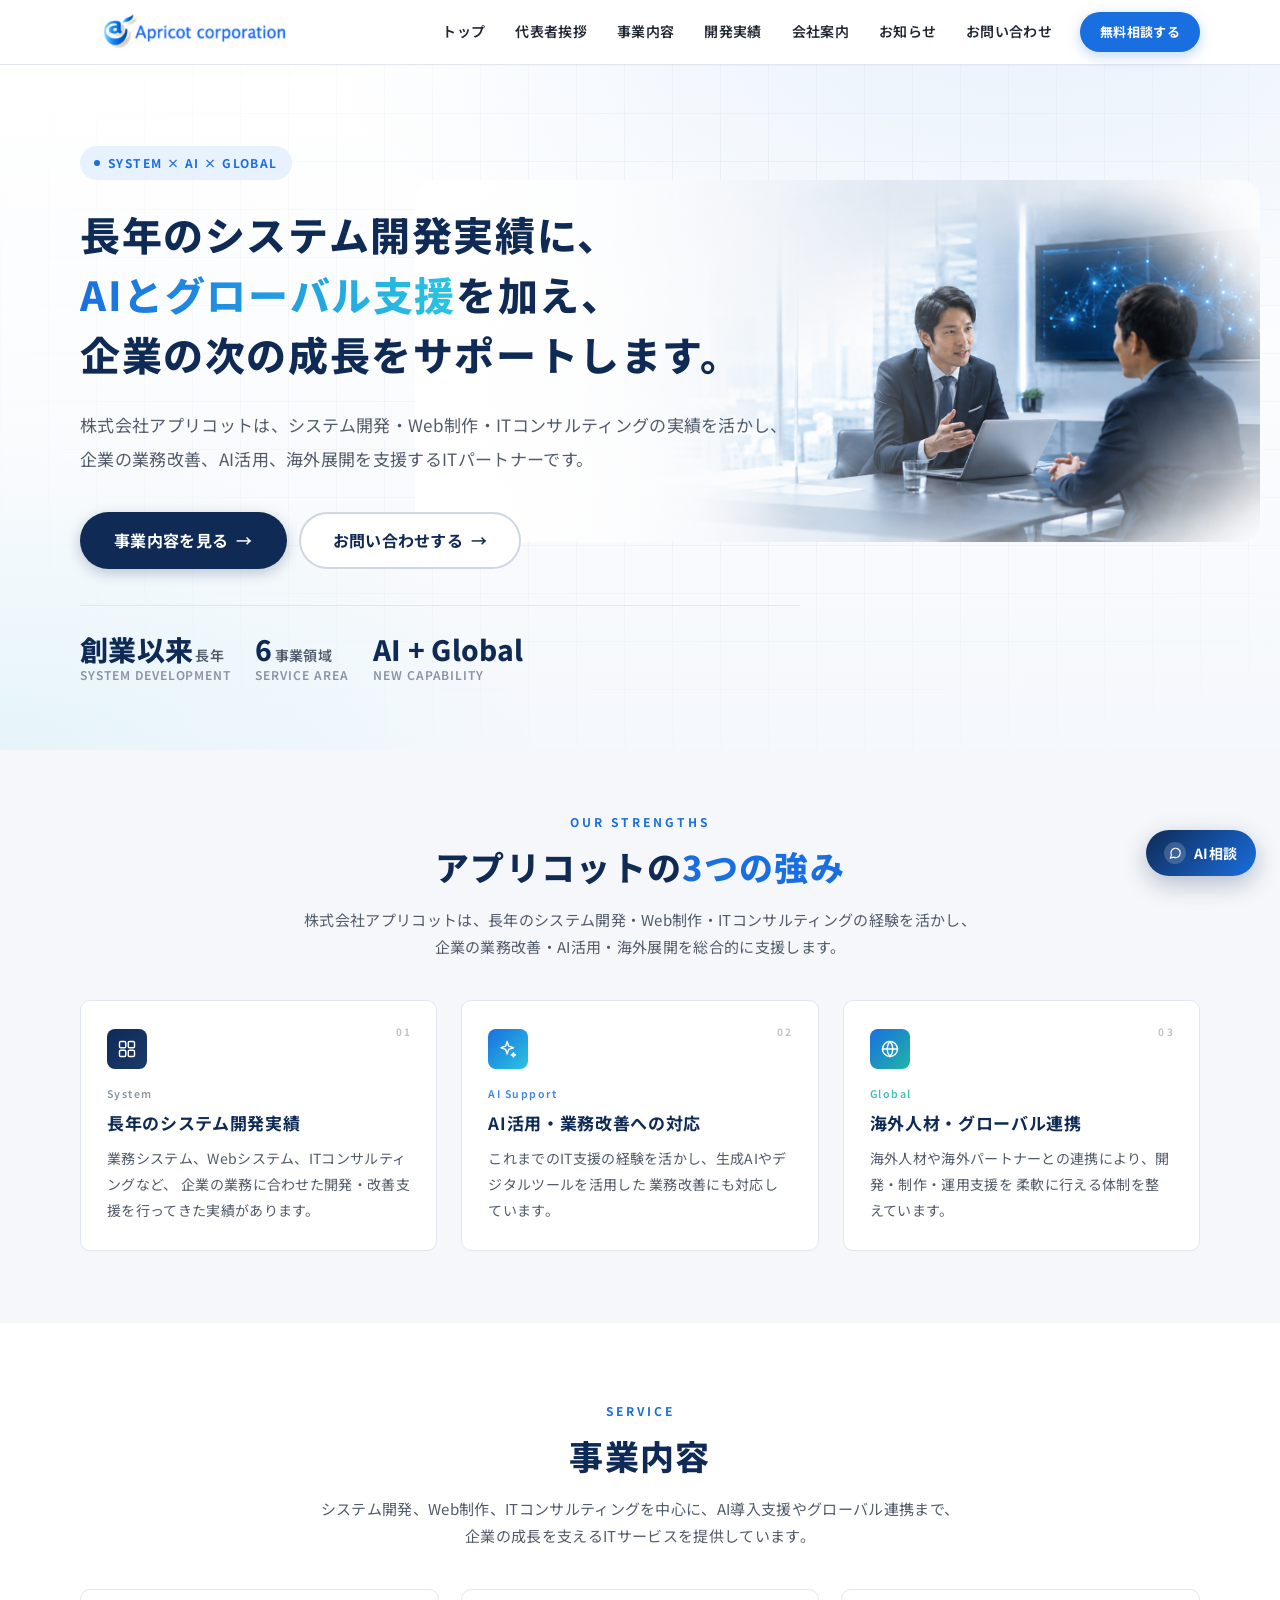
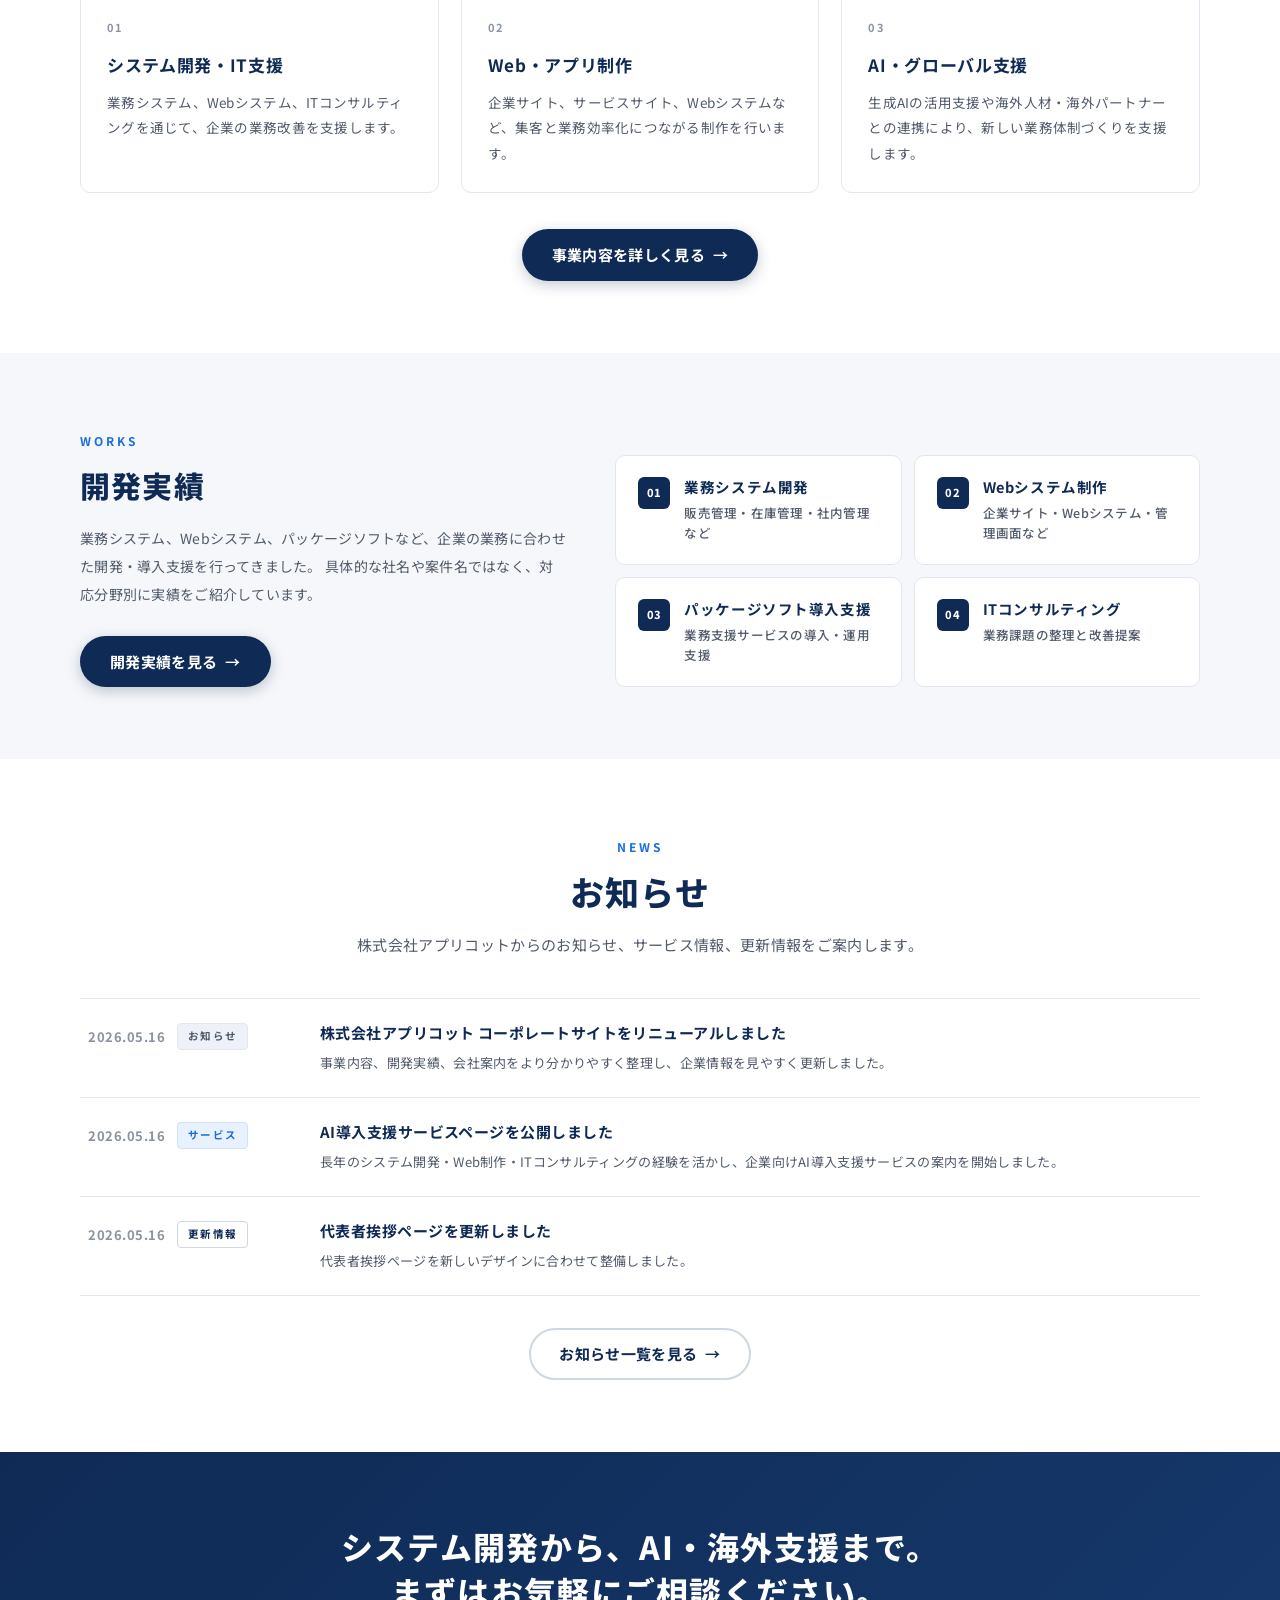
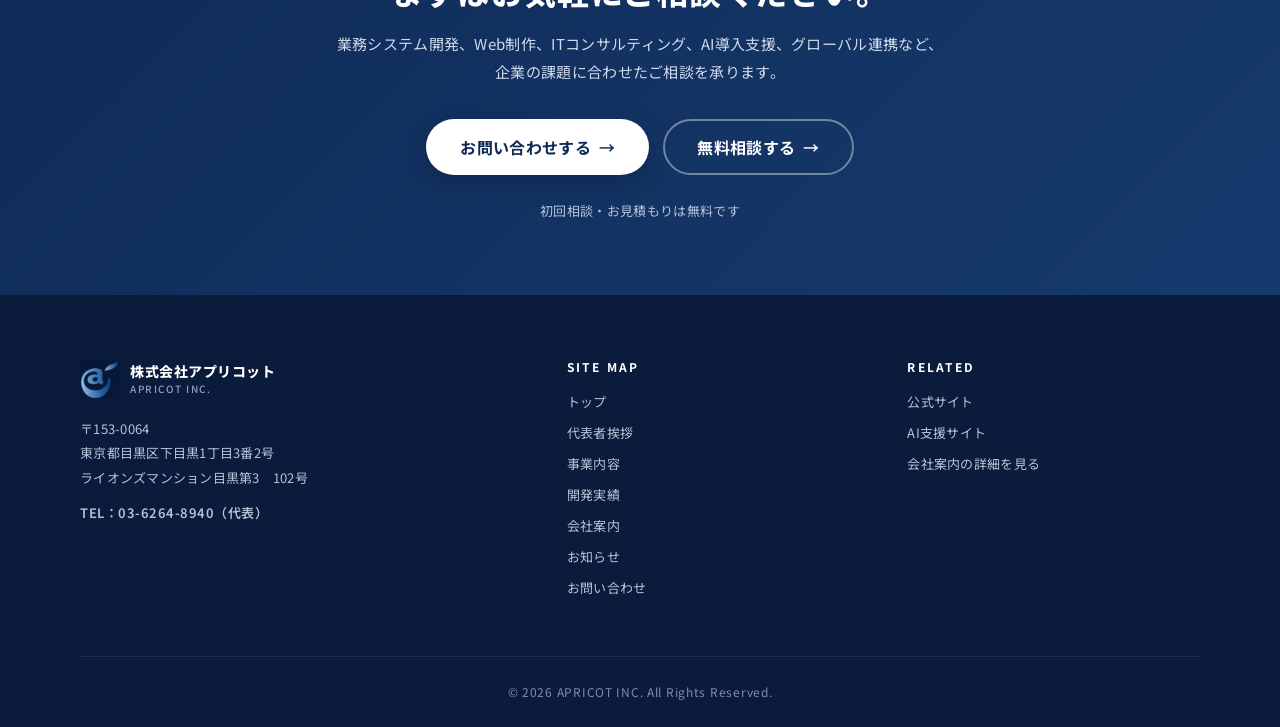
<file: index.html>
<!doctype html>
<html lang="ja">
<head>
<meta charset="utf-8">
<meta name="viewport" content="width=device-width, initial-scale=1, viewport-fit=cover">
<title>株式会社アプリコット｜長年のシステム開発実績に、AIとグローバル支援を加え企業の次の成長を支援</title>
<meta name="description" content="株式会社アプリコットは、システム開発・Web制作・ITコンサルティングの長年の実績を活かし、企業の業務改善・AI活用・海外展開を支援するITパートナーです。">
<meta name="theme-color" content="#0F2A55">
<link rel="preconnect" href="https://fonts.googleapis.com">
<link rel="preconnect" href="https://fonts.gstatic.com" crossorigin>
<link href="https://fonts.googleapis.com/css2?family=Noto+Sans+JP:wght@400;500;600;700;800&display=swap" rel="stylesheet">
<link rel="stylesheet" href="assets/css/common.css">
</head>
<body>

<!-- ============== HEADER ============== -->
<header class="site-header">
  <div class="site-header__inner">
    <a href="index.html" class="site-header__logo" aria-label="株式会社アプリコット トップへ">
      <img src="assets/images/apricot-logo.png" alt="株式会社アプリコット ロゴ" class="site-header__logo-img">
    </a>

    <nav class="site-nav" aria-label="グローバルナビゲーション">
      <ul class="site-nav__list">
        <li class="site-nav__item"><a href="index.html" class="site-nav__link">トップ</a></li>
        <li class="site-nav__item"><a href="message.html" class="site-nav__link">代表者挨拶</a></li>
        <li class="site-nav__item"><a href="service/index.html" class="site-nav__link">事業内容</a></li>
        <li class="site-nav__item"><a href="works/index.html" class="site-nav__link">開発実績</a></li>
        <li class="site-nav__item"><a href="company/index.html" class="site-nav__link">会社案内</a></li>
        <li class="site-nav__item"><a href="news/index.html" class="site-nav__link">お知らせ</a></li>
        <li class="site-nav__item"><a href="contact/index.html" class="site-nav__link">お問い合わせ</a></li>
      </ul>
      <a href="contact/index.html" class="btn btn--blue btn--sm site-nav__cta btn--no-arrow">無料相談する</a>
    </nav>

    <button class="hamburger" type="button" data-hamburger aria-label="メニューを開く" aria-expanded="false" aria-controls="mobile-nav">
      <span class="hamburger__lines" aria-hidden="true"><span></span><span></span><span></span></span>
    </button>
  </div>

  <nav class="mobile-nav" id="mobile-nav" data-mobile-nav aria-label="モバイルナビゲーション">
    <ul class="mobile-nav__list">
      <li><a href="index.html" class="mobile-nav__link">トップ</a></li>
      <li><a href="message.html" class="mobile-nav__link">代表者挨拶</a></li>
      <li><a href="service/index.html" class="mobile-nav__link">事業内容</a></li>
      <li><a href="works/index.html" class="mobile-nav__link">開発実績</a></li>
      <li><a href="company/index.html" class="mobile-nav__link">会社案内</a></li>
      <li><a href="news/index.html" class="mobile-nav__link">お知らせ</a></li>
      <li><a href="contact/index.html" class="mobile-nav__link">お問い合わせ</a></li>
    </ul>
    <div class="mobile-nav__cta">
      <a href="contact/index.html" class="btn btn--blue">無料相談する</a>
    </div>
  </nav>
</header>

<main id="main">

  <!-- ============== HERO ============== -->
  <section class="hero">
    <div class="container hero__inner">

      <!-- 左カラム：コピー本体（現状の見た目を維持） -->
      <div class="hero__copy">
        <span class="hero__eyebrow">SYSTEM × AI × GLOBAL</span>
        <h1 class="hero__title">
          長年のシステム開発実績に、<br>
          <span class="accent">AIとグローバル支援</span>を加え、<br>
          企業の次の成長をサポートします。
        </h1>
        <p class="hero__lead">
          株式会社アプリコットは、システム開発・Web制作・ITコンサルティングの実績を活かし、<br class="hide-sp">
          企業の業務改善、AI活用、海外展開を支援するITパートナーです。
        </p>
        <div class="hero__ctas">
          <a href="service/index.html" class="btn btn--primary btn--lg">事業内容を見る</a>
          <a href="contact/index.html" class="btn btn--ghost btn--lg">お問い合わせする</a>
        </div>
        <div class="hero__meta">
          <div class="hero__meta-item">
            <span class="hero__meta-num">創業以来<small>長年</small></span>
            <span class="hero__meta-label">SYSTEM DEVELOPMENT</span>
          </div>
          <div class="hero__meta-item">
            <span class="hero__meta-num">6<small>事業領域</small></span>
            <span class="hero__meta-label">SERVICE AREA</span>
          </div>
          <div class="hero__meta-item">
            <span class="hero__meta-num">AI + Global</span>
            <span class="hero__meta-label">NEW CAPABILITY</span>
          </div>
        </div>
      </div>

      <!-- 右ビジュアル：AI/ITコンサルティングのミーティング風景 -->
      <div class="hero__visual" aria-hidden="true">
        <img src="assets/images/hero-ai-visual.png" alt="" class="hero__visual-img">
      </div>

    </div>
  </section>

  <!-- ============== STRENGTHS ============== -->
  <section class="section strengths" id="strengths">
    <div class="container">
      <div class="section__head">
        <span class="section__eyebrow">OUR STRENGTHS</span>
        <h2 class="section__title">アプリコットの<span class="accent">3つの強み</span></h2>
        <p class="section__lead">
          株式会社アプリコットは、長年のシステム開発・Web制作・ITコンサルティングの経験を活かし、<br class="hide-sp">
          企業の業務改善・AI活用・海外展開を総合的に支援します。
        </p>
      </div>

      <div class="strengths__grid">

        <!-- 1. システム -->
        <article class="strength-card strength-card--system">
          <span class="strength-card__num">01</span>
          <div class="strength-card__icon" aria-hidden="true">
            <svg viewBox="0 0 24 24" fill="none" stroke="currentColor" stroke-width="1.7" stroke-linecap="round" stroke-linejoin="round">
              <rect x="3" y="3" width="7.5" height="7.5" rx="1.5"/>
              <rect x="13.5" y="3" width="7.5" height="7.5" rx="1.5"/>
              <rect x="3" y="13.5" width="7.5" height="7.5" rx="1.5"/>
              <rect x="13.5" y="13.5" width="7.5" height="7.5" rx="1.5"/>
            </svg>
          </div>
          <p class="strength-card__eyebrow">System</p>
          <h3 class="strength-card__title">長年のシステム開発実績</h3>
          <p class="strength-card__text">
            業務システム、Webシステム、ITコンサルティングなど、
            企業の業務に合わせた開発・改善支援を行ってきた実績があります。
          </p>
        </article>

        <!-- 2. AI -->
        <article class="strength-card strength-card--ai">
          <span class="strength-card__num">02</span>
          <div class="strength-card__icon" aria-hidden="true">
            <svg viewBox="0 0 24 24" fill="none" stroke="currentColor" stroke-width="1.7" stroke-linecap="round" stroke-linejoin="round">
              <path d="M11 3 12.9 8.6 18.5 10.5 12.9 12.4 11 18 9.1 12.4 3.5 10.5 9.1 8.6 11 3z"/>
              <path d="M18.5 16.5 19.3 18.2 21 19 19.3 19.8 18.5 21.5 17.7 19.8 16 19 17.7 18.2 18.5 16.5z"/>
            </svg>
          </div>
          <p class="strength-card__eyebrow">AI Support</p>
          <h3 class="strength-card__title">AI活用・業務改善への対応</h3>
          <p class="strength-card__text">
            これまでのIT支援の経験を活かし、生成AIやデジタルツールを活用した
            業務改善にも対応しています。
          </p>
        </article>

        <!-- 3. グローバル -->
        <article class="strength-card strength-card--global">
          <span class="strength-card__num">03</span>
          <div class="strength-card__icon" aria-hidden="true">
            <svg viewBox="0 0 24 24" fill="none" stroke="currentColor" stroke-width="1.7" stroke-linecap="round" stroke-linejoin="round">
              <circle cx="12" cy="12" r="9"/>
              <path d="M3 12h18"/>
              <path d="M12 3a13.5 13.5 0 0 1 0 18"/>
              <path d="M12 3a13.5 13.5 0 0 0 0 18"/>
            </svg>
          </div>
          <p class="strength-card__eyebrow">Global</p>
          <h3 class="strength-card__title">海外人材・グローバル連携</h3>
          <p class="strength-card__text">
            海外人材や海外パートナーとの連携により、開発・制作・運用支援を
            柔軟に行える体制を整えています。
          </p>
        </article>

      </div>
    </div>
  </section>

  <!-- ============== SERVICE SUMMARY ============== -->
  <section class="section svc-summary">
    <div class="container">
      <div class="section__head">
        <span class="section__eyebrow">SERVICE</span>
        <h2 class="section__title">事業内容</h2>
        <p class="section__lead">
          システム開発、Web制作、ITコンサルティングを中心に、AI導入支援やグローバル連携まで、<br class="hide-sp">
          企業の成長を支えるITサービスを提供しています。
        </p>
      </div>

      <div class="svc-summary__grid">
        <article class="svc-summary__item">
          <span class="svc-summary__num">01</span>
          <h3 class="svc-summary__title">システム開発・IT支援</h3>
          <p class="svc-summary__text">
            業務システム、Webシステム、ITコンサルティングを通じて、企業の業務改善を支援します。
          </p>
        </article>
        <article class="svc-summary__item">
          <span class="svc-summary__num">02</span>
          <h3 class="svc-summary__title">Web・アプリ制作</h3>
          <p class="svc-summary__text">
            企業サイト、サービスサイト、Webシステムなど、集客と業務効率化につながる制作を行います。
          </p>
        </article>
        <article class="svc-summary__item">
          <span class="svc-summary__num">03</span>
          <h3 class="svc-summary__title">AI・グローバル支援</h3>
          <p class="svc-summary__text">
            生成AIの活用支援や海外人材・海外パートナーとの連携により、新しい業務体制づくりを支援します。
          </p>
        </article>
      </div>

      <div class="section-cta">
        <a href="service/index.html" class="btn btn--primary">事業内容を詳しく見る</a>
      </div>
    </div>
  </section>

  <!-- ============== WORKS SUMMARY ============== -->
  <section class="section wks-summary">
    <div class="container">

      <div class="wks-summary__inner">
        <!-- 左：イントロ + ボタン -->
        <div class="wks-summary__intro">
          <span class="section__eyebrow">WORKS</span>
          <h2 class="section__title section__title--left">開発実績</h2>
          <p class="wks-summary__desc">
            業務システム、Webシステム、パッケージソフトなど、企業の業務に合わせた開発・導入支援を行ってきました。
            具体的な社名や案件名ではなく、対応分野別に実績をご紹介しています。
          </p>
          <a href="works/index.html" class="btn btn--primary wks-summary__cta-btn">開発実績を見る</a>
        </div>

        <!-- 右：4分野カード（2x2） -->
        <ul class="wks-summary__list">
          <li>
            <span class="wks-summary__num">01</span>
            <div class="wks-summary__body">
              <span class="wks-summary__name">業務システム開発</span>
              <span class="wks-summary__sub">販売管理・在庫管理・社内管理など</span>
            </div>
          </li>
          <li>
            <span class="wks-summary__num">02</span>
            <div class="wks-summary__body">
              <span class="wks-summary__name">Webシステム制作</span>
              <span class="wks-summary__sub">企業サイト・Webシステム・管理画面など</span>
            </div>
          </li>
          <li>
            <span class="wks-summary__num">03</span>
            <div class="wks-summary__body">
              <span class="wks-summary__name">パッケージソフト導入支援</span>
              <span class="wks-summary__sub">業務支援サービスの導入・運用支援</span>
            </div>
          </li>
          <li>
            <span class="wks-summary__num">04</span>
            <div class="wks-summary__body">
              <span class="wks-summary__name">ITコンサルティング</span>
              <span class="wks-summary__sub">業務課題の整理と改善提案</span>
            </div>
          </li>
        </ul>
      </div>

    </div>
  </section>

  <!-- ============== NEWS ============== -->
  <section class="section news-summary" id="news">
    <div class="container">
      <div class="section__head">
        <span class="section__eyebrow">NEWS</span>
        <h2 class="section__title">お知らせ</h2>
        <p class="section__lead">
          株式会社アプリコットからのお知らせ、サービス情報、更新情報をご案内します。
        </p>
      </div>

      <!-- ニュース一覧（本番では各 li を新しい記事に置き換え／追加してください） -->
      <ul class="news-list">

        <li class="news-list__item">
          <div class="news-list__meta">
            <time class="news-list__date" datetime="2026-05-16">2026.05.16</time>
            <span class="news-list__cat news-list__cat--info">お知らせ</span>
          </div>
          <div class="news-list__body">
            <h3 class="news-list__title">株式会社アプリコット コーポレートサイトをリニューアルしました</h3>
            <p class="news-list__desc">
              事業内容、開発実績、会社案内をより分かりやすく整理し、企業情報を見やすく更新しました。
            </p>
          </div>
        </li>

        <li class="news-list__item">
          <div class="news-list__meta">
            <time class="news-list__date" datetime="2026-05-16">2026.05.16</time>
            <span class="news-list__cat news-list__cat--service">サービス</span>
          </div>
          <div class="news-list__body">
            <h3 class="news-list__title">
              <a href="https://apricot-j.co.jp/AIsupport/" target="_blank" rel="noopener noreferrer">
                AI導入支援サービスページを公開しました
              </a>
            </h3>
            <p class="news-list__desc">
              長年のシステム開発・Web制作・ITコンサルティングの経験を活かし、企業向けAI導入支援サービスの案内を開始しました。
            </p>
          </div>
        </li>

        <li class="news-list__item">
          <div class="news-list__meta">
            <time class="news-list__date" datetime="2026-05-16">2026.05.16</time>
            <span class="news-list__cat news-list__cat--update">更新情報</span>
          </div>
          <div class="news-list__body">
            <h3 class="news-list__title">
              <a href="message.html">代表者挨拶ページを更新しました</a>
            </h3>
            <p class="news-list__desc">
              代表者挨拶ページを新しいデザインに合わせて整備しました。
            </p>
          </div>
        </li>

      </ul>

      <div class="news-summary__cta">
        <a href="news/index.html" class="btn btn--ghost">お知らせ一覧を見る</a>
      </div>
    </div>
  </section>

  <!-- ============== CONTACT CTA ============== -->
  <section class="section cta" id="contact">
    <div class="container container--narrow">
      <h2 class="cta__title">
        システム開発から、AI・海外支援まで。<br>
        まずはお気軽にご相談ください。
      </h2>
      <p class="cta__lead">
        業務システム開発、Web制作、ITコンサルティング、AI導入支援、グローバル連携など、<br class="hide-sp">
        企業の課題に合わせたご相談を承ります。
      </p>
      <div class="cta__buttons">
        <a href="contact/index.html" class="btn btn--primary btn--lg">お問い合わせする</a>
        <a href="contact/index.html" class="btn btn--ghost btn--lg">無料相談する</a>
      </div>
      <p class="cta__meta">初回相談・お見積もりは無料です</p>
    </div>
  </section>

</main>

<!-- ============== FOOTER ============== -->
<footer class="site-footer">
  <div class="container">
    <div class="site-footer__top">

      <!-- 左：ロゴ + 会社情報 -->
      <div class="site-footer__brand">
        <a href="index.html" class="site-footer__logo-link">
          <img src="assets/images/footer-mark.png" alt="株式会社アプリコット ロゴマーク" class="site-footer__logo-mark">
          <span class="site-footer__logo-text">
            株式会社アプリコット
            <small>APRICOT INC.</small>
          </span>
        </a>
        <address class="site-footer__address">
          〒153-0064<br>
          東京都目黒区下目黒1丁目3番2号<br>
          ライオンズマンション目黒第3　102号
        </address>
        <p class="site-footer__tel">TEL：03-6264-8940（代表）</p>
      </div>

      <!-- 中央：サイトマップ -->
      <div class="site-footer__col">
        <h4>SITE MAP</h4>
        <ul>
          <li><a href="index.html">トップ</a></li>
          <li><a href="message.html">代表者挨拶</a></li>
          <li><a href="service/index.html">事業内容</a></li>
          <li><a href="works/index.html">開発実績</a></li>
          <li><a href="company/index.html">会社案内</a></li>
          <li><a href="news/index.html">お知らせ</a></li>
          <li><a href="contact/index.html">お問い合わせ</a></li>
        </ul>
      </div>

      <!-- 右：関連サイト -->
      <div class="site-footer__col">
        <h4>RELATED</h4>
        <ul>
          <li><a href="https://apricot-j.co.jp/apricot/" target="_blank" rel="noopener noreferrer">公式サイト</a></li>
          <li><a href="https://apricot-j.co.jp/AIsupport/" target="_blank" rel="noopener noreferrer">AI支援サイト</a></li>
          <li><a href="https://apricot-j.co.jp/apricot/company.html" target="_blank" rel="noopener noreferrer">会社案内の詳細を見る</a></li>
        </ul>
      </div>

    </div>

    <div class="site-footer__bottom">
      <span>© 2026 APRICOT INC. All Rights Reserved.</span>
    </div>
  </div>
</footer>

<script src="assets/js/common.js" defer></script>
</body>
</html>
</file>
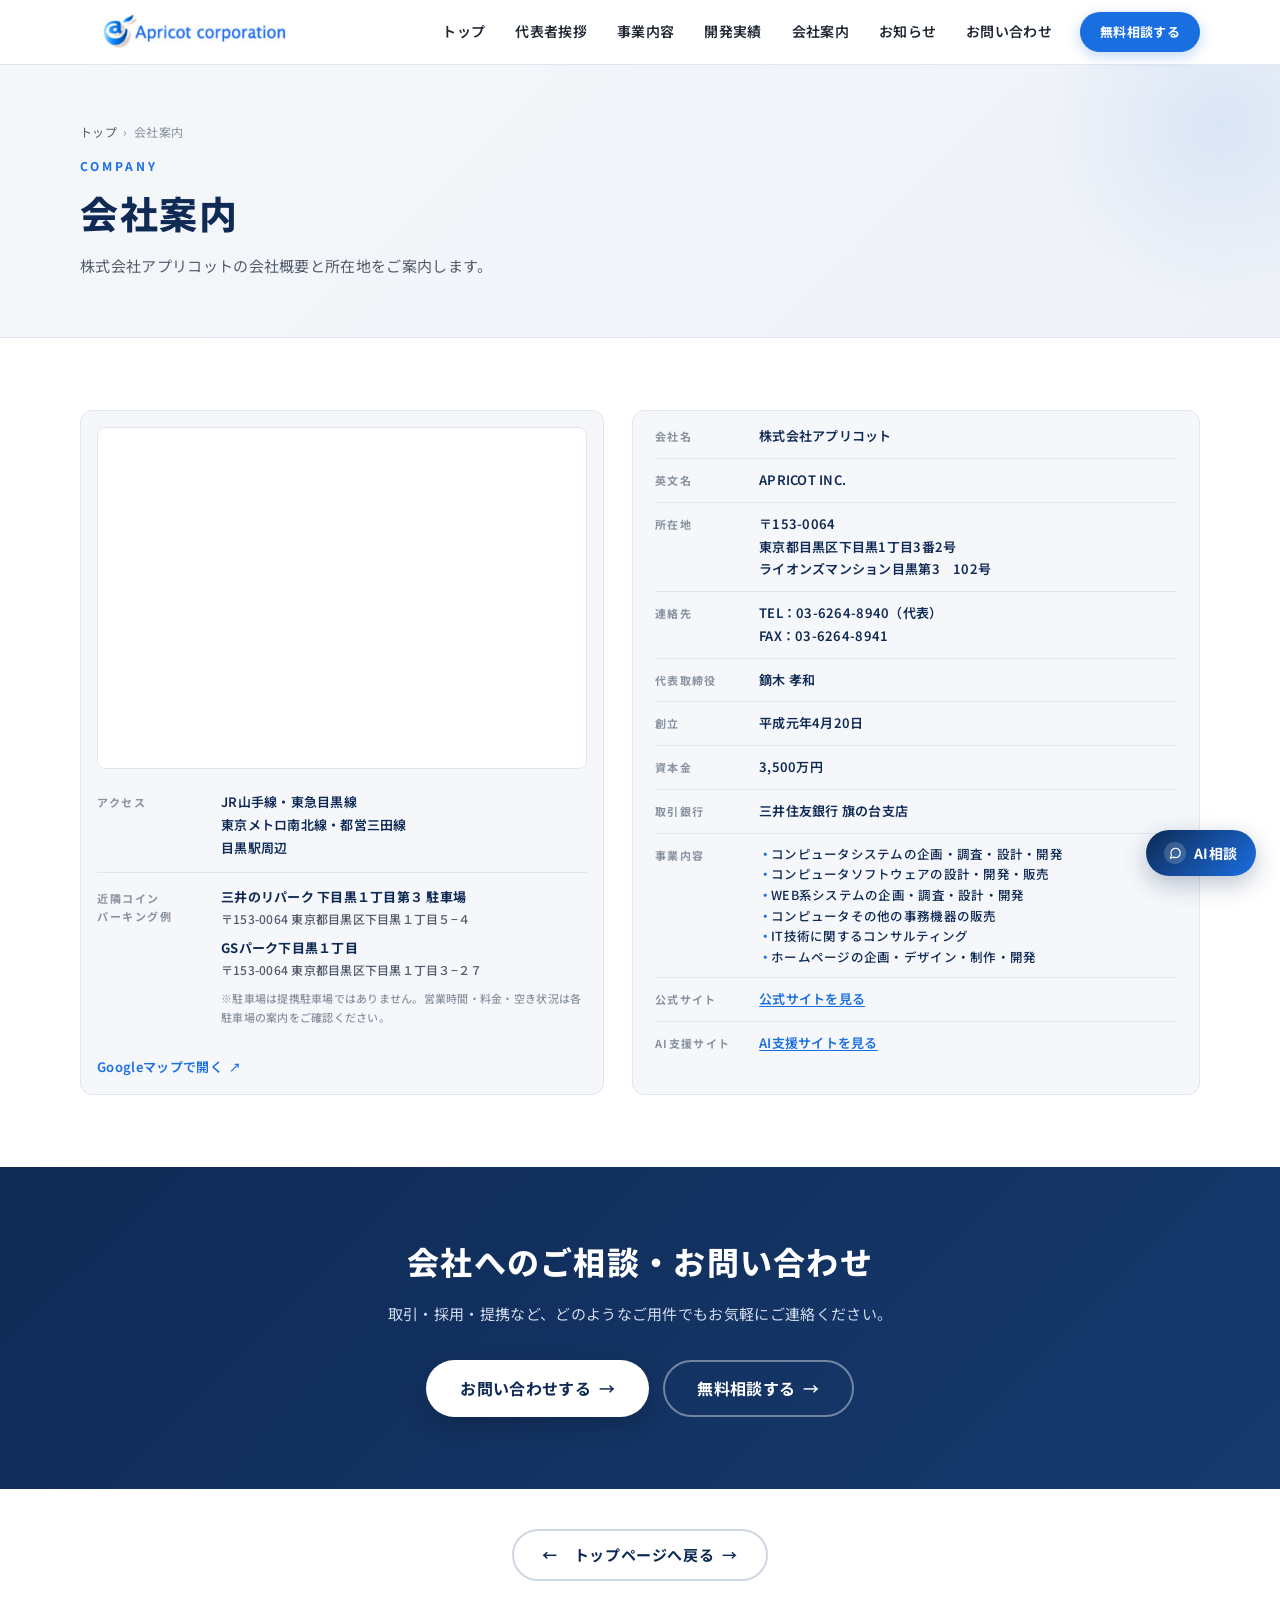
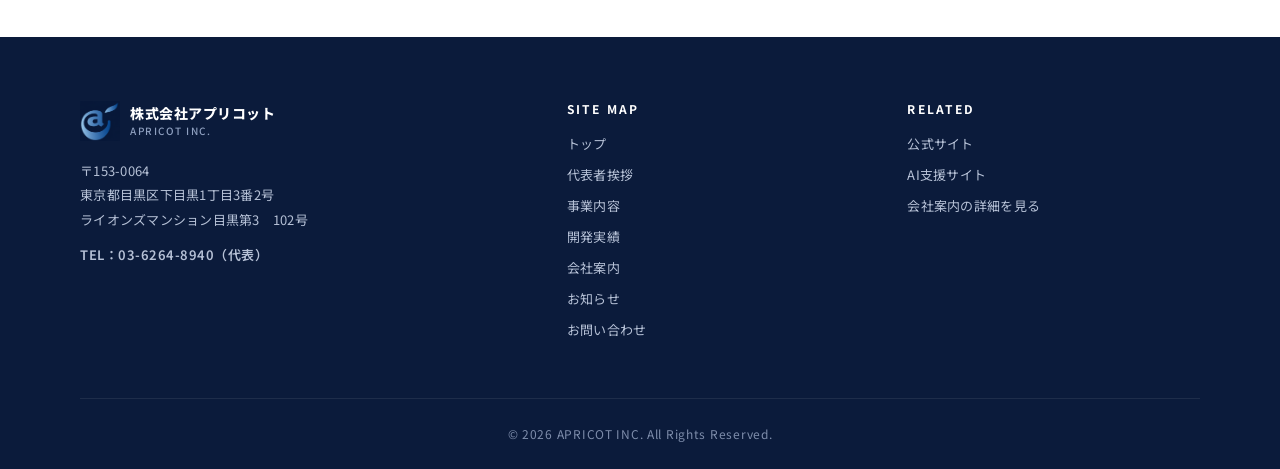
<file: company/index.html>
<!doctype html>
<html lang="ja">
<head>
<meta charset="utf-8">
<meta name="viewport" content="width=device-width, initial-scale=1, viewport-fit=cover">
<title>会社案内｜株式会社アプリコット</title>
<meta name="description" content="株式会社アプリコットの会社概要・所在地・アクセス・近隣駐車場のご案内。長年のシステム開発・Web制作・ITコンサルティングの実績を活かし、AIとグローバル支援も含めて企業の成長を支援します。">
<meta name="theme-color" content="#0F2A55">
<link rel="preconnect" href="https://fonts.googleapis.com">
<link rel="preconnect" href="https://fonts.gstatic.com" crossorigin>
<link href="https://fonts.googleapis.com/css2?family=Noto+Sans+JP:wght@400;500;600;700;800&display=swap" rel="stylesheet">
<link rel="stylesheet" href="../assets/css/common.css">
</head>
<body>

<!-- ============== HEADER ============== -->
<header class="site-header">
  <div class="site-header__inner">
    <a href="../index.html" class="site-header__logo" aria-label="株式会社アプリコット トップへ">
      <img src="../assets/images/apricot-logo.png" alt="株式会社アプリコット ロゴ" class="site-header__logo-img">
    </a>

    <nav class="site-nav" aria-label="グローバルナビゲーション">
      <ul class="site-nav__list">
        <li class="site-nav__item"><a href="../index.html" class="site-nav__link">トップ</a></li>
        <li class="site-nav__item"><a href="../message.html" class="site-nav__link">代表者挨拶</a></li>
        <li class="site-nav__item"><a href="../service/index.html" class="site-nav__link">事業内容</a></li>
        <li class="site-nav__item"><a href="../works/index.html" class="site-nav__link">開発実績</a></li>
        <li class="site-nav__item"><a href="../company/index.html" class="site-nav__link">会社案内</a></li>
        <li class="site-nav__item"><a href="../news/index.html" class="site-nav__link">お知らせ</a></li>
        <li class="site-nav__item"><a href="../contact/index.html" class="site-nav__link">お問い合わせ</a></li>
      </ul>
      <a href="../contact/index.html" class="btn btn--blue btn--sm site-nav__cta btn--no-arrow">無料相談する</a>
    </nav>

    <button class="hamburger" type="button" data-hamburger aria-label="メニューを開く" aria-expanded="false" aria-controls="mobile-nav">
      <span class="hamburger__lines" aria-hidden="true"><span></span><span></span><span></span></span>
    </button>
  </div>

  <nav class="mobile-nav" id="mobile-nav" data-mobile-nav aria-label="モバイルナビゲーション">
    <ul class="mobile-nav__list">
      <li><a href="../index.html" class="mobile-nav__link">トップ</a></li>
      <li><a href="../message.html" class="mobile-nav__link">代表者挨拶</a></li>
      <li><a href="../service/index.html" class="mobile-nav__link">事業内容</a></li>
      <li><a href="../works/index.html" class="mobile-nav__link">開発実績</a></li>
      <li><a href="../company/index.html" class="mobile-nav__link">会社案内</a></li>
      <li><a href="../news/index.html" class="mobile-nav__link">お知らせ</a></li>
      <li><a href="../contact/index.html" class="mobile-nav__link">お問い合わせ</a></li>
    </ul>
    <div class="mobile-nav__cta">
      <a href="../contact/index.html" class="btn btn--blue">無料相談する</a>
    </div>
  </nav>
</header>

<main>
  <section class="page-header">
    <div class="container page-header__inner">
      <p class="breadcrumb"><a href="../index.html">トップ</a><span class="breadcrumb__sep">›</span>会社案内</p>
      <p class="page-header__eyebrow">COMPANY</p>
      <h1 class="page-header__title">会社案内</h1>
      <p class="page-header__lead">
        株式会社アプリコットの会社概要と所在地をご案内します。
      </p>
    </div>
  </section>

  <section class="section company-summary">
    <div class="container">

      <div class="company-grid">

        <!-- 左カード：マップ + アクセス + 近隣コインパーキング -->
        <article class="company-card company-card--location">
          <div class="company-map">
            <iframe
              src="https://maps.google.com/maps?q=%E6%9D%B1%E4%BA%AC%E9%83%BD%E7%9B%AE%E9%BB%92%E5%8C%BA%E4%B8%8B%E7%9B%AE%E9%BB%921-3-2&t=&z=16&ie=UTF8&iwloc=&output=embed"
              title="株式会社アプリコット 所在地マップ"
              loading="lazy"
              referrerpolicy="no-referrer-when-downgrade"
              allowfullscreen></iframe>
          </div>

          <dl class="company-location">
            <div class="company-location__row">
              <dt>アクセス</dt>
              <dd>
                JR山手線・東急目黒線<br>
                東京メトロ南北線・都営三田線<br>
                目黒駅周辺
              </dd>
            </div>

            <div class="company-location__row company-location__row--parking">
              <dt>近隣コイン<br>パーキング例</dt>
              <dd>
                <ul class="company-parking__list">
                  <li>
                    <span class="company-parking__name">三井のリパーク 下目黒１丁目第３ 駐車場</span>
                    <span class="company-parking__addr">〒153-0064 東京都目黒区下目黒１丁目５−４</span>
                  </li>
                  <li>
                    <span class="company-parking__name">GSパーク下目黒１丁目</span>
                    <span class="company-parking__addr">〒153-0064 東京都目黒区下目黒１丁目３−２７</span>
                  </li>
                </ul>
                <p class="company-parking__note">
                  ※駐車場は提携駐車場ではありません。営業時間・料金・空き状況は各駐車場の案内をご確認ください。
                </p>
              </dd>
            </div>
          </dl>

          <a class="company-location__link"
             href="https://www.google.com/maps?q=%E6%9D%B1%E4%BA%AC%E9%83%BD%E7%9B%AE%E9%BB%92%E5%8C%BA%E4%B8%8B%E7%9B%AE%E9%BB%921-3-2"
             target="_blank" rel="noopener noreferrer">
            Googleマップで開く
          </a>
        </article>

        <!-- 右カード：会社概要表 -->
        <article class="company-card company-card--info">
          <dl class="company-info">
            <div class="company-info__row">
              <dt>会社名</dt>
              <dd>株式会社アプリコット</dd>
            </div>
            <div class="company-info__row">
              <dt>英文名</dt>
              <dd>APRICOT INC.</dd>
            </div>
            <div class="company-info__row">
              <dt>所在地</dt>
              <dd>
                〒153-0064<br>
                東京都目黒区下目黒1丁目3番2号<br>
                ライオンズマンション目黒第3　102号
              </dd>
            </div>
            <div class="company-info__row">
              <dt>連絡先</dt>
              <dd>
                TEL：03-6264-8940（代表）<br>
                FAX：03-6264-8941
              </dd>
            </div>
            <div class="company-info__row">
              <dt>代表取締役</dt>
              <dd>鏑木 孝和</dd>
            </div>
            <div class="company-info__row">
              <dt>創立</dt>
              <dd>平成元年4月20日</dd>
            </div>
            <div class="company-info__row">
              <dt>資本金</dt>
              <dd>3,500万円</dd>
            </div>
            <div class="company-info__row">
              <dt>取引銀行</dt>
              <dd>三井住友銀行 旗の台支店</dd>
            </div>
            <div class="company-info__row">
              <dt>事業内容</dt>
              <dd>
                <ul class="company-info__list">
                  <li>コンピュータシステムの企画・調査・設計・開発</li>
                  <li>コンピュータソフトウェアの設計・開発・販売</li>
                  <li>WEB系システムの企画・調査・設計・開発</li>
                  <li>コンピュータその他の事務機器の販売</li>
                  <li>IT技術に関するコンサルティング</li>
                  <li>ホームページの企画・デザイン・制作・開発</li>
                </ul>
              </dd>
            </div>
            <div class="company-info__row">
              <dt>公式サイト</dt>
              <dd>
                <a href="https://apricot-j.co.jp/apricot/" target="_blank" rel="noopener noreferrer">
                  公式サイトを見る
                </a>
              </dd>
            </div>
            <div class="company-info__row">
              <dt>AI支援サイト</dt>
              <dd>
                <a href="https://apricot-j.co.jp/AIsupport/" target="_blank" rel="noopener noreferrer">
                  AI支援サイトを見る
                </a>
              </dd>
            </div>
          </dl>
        </article>

      </div>

    </div>
  </section>

  <section class="section cta">
    <div class="container container--narrow">
      <h2 class="cta__title">会社へのご相談・お問い合わせ</h2>
      <p class="cta__lead">
        取引・採用・提携など、どのようなご用件でもお気軽にご連絡ください。
      </p>
      <div class="cta__buttons">
        <a href="../contact/index.html" class="btn btn--primary btn--lg">お問い合わせする</a>
        <a href="../contact/index.html" class="btn btn--ghost btn--lg">無料相談する</a>
      </div>
    </div>
  </section>
  <!-- ============== BACK NAV ============== -->
  <nav class="back-nav" aria-label="ページナビゲーション">
    <div class="container">
      <a href="../index.html" class="btn btn--ghost back-nav__btn"><span class="back-nav__arrow" aria-hidden="true">←</span>トップページへ戻る</a>
    </div>
  </nav>

</main>

<!-- ============== FOOTER ============== -->
<footer class="site-footer">
  <div class="container">
    <div class="site-footer__top">

      <div class="site-footer__brand">
        <a href="../index.html" class="site-footer__logo-link">
          <img src="../assets/images/footer-mark.png" alt="株式会社アプリコット ロゴマーク" class="site-footer__logo-mark">
          <span class="site-footer__logo-text">
            株式会社アプリコット
            <small>APRICOT INC.</small>
          </span>
        </a>
        <address class="site-footer__address">
          〒153-0064<br>
          東京都目黒区下目黒1丁目3番2号<br>
          ライオンズマンション目黒第3　102号
        </address>
        <p class="site-footer__tel">TEL：03-6264-8940（代表）</p>
      </div>

      <div class="site-footer__col">
        <h4>SITE MAP</h4>
        <ul>
          <li><a href="../index.html">トップ</a></li>
          <li><a href="../message.html">代表者挨拶</a></li>
          <li><a href="../service/index.html">事業内容</a></li>
          <li><a href="../works/index.html">開発実績</a></li>
          <li><a href="../company/index.html">会社案内</a></li>
          <li><a href="../news/index.html">お知らせ</a></li>
          <li><a href="../contact/index.html">お問い合わせ</a></li>
        </ul>
      </div>

      <div class="site-footer__col">
        <h4>RELATED</h4>
        <ul>
          <li><a href="https://apricot-j.co.jp/apricot/" target="_blank" rel="noopener noreferrer">公式サイト</a></li>
          <li><a href="https://apricot-j.co.jp/AIsupport/" target="_blank" rel="noopener noreferrer">AI支援サイト</a></li>
          <li><a href="https://apricot-j.co.jp/apricot/company.html" target="_blank" rel="noopener noreferrer">会社案内の詳細を見る</a></li>
        </ul>
      </div>

    </div>

    <div class="site-footer__bottom">
      <span>© 2026 APRICOT INC. All Rights Reserved.</span>
    </div>
  </div>
</footer>

<script src="../assets/js/common.js" defer></script>
</body>
</html>
</file>
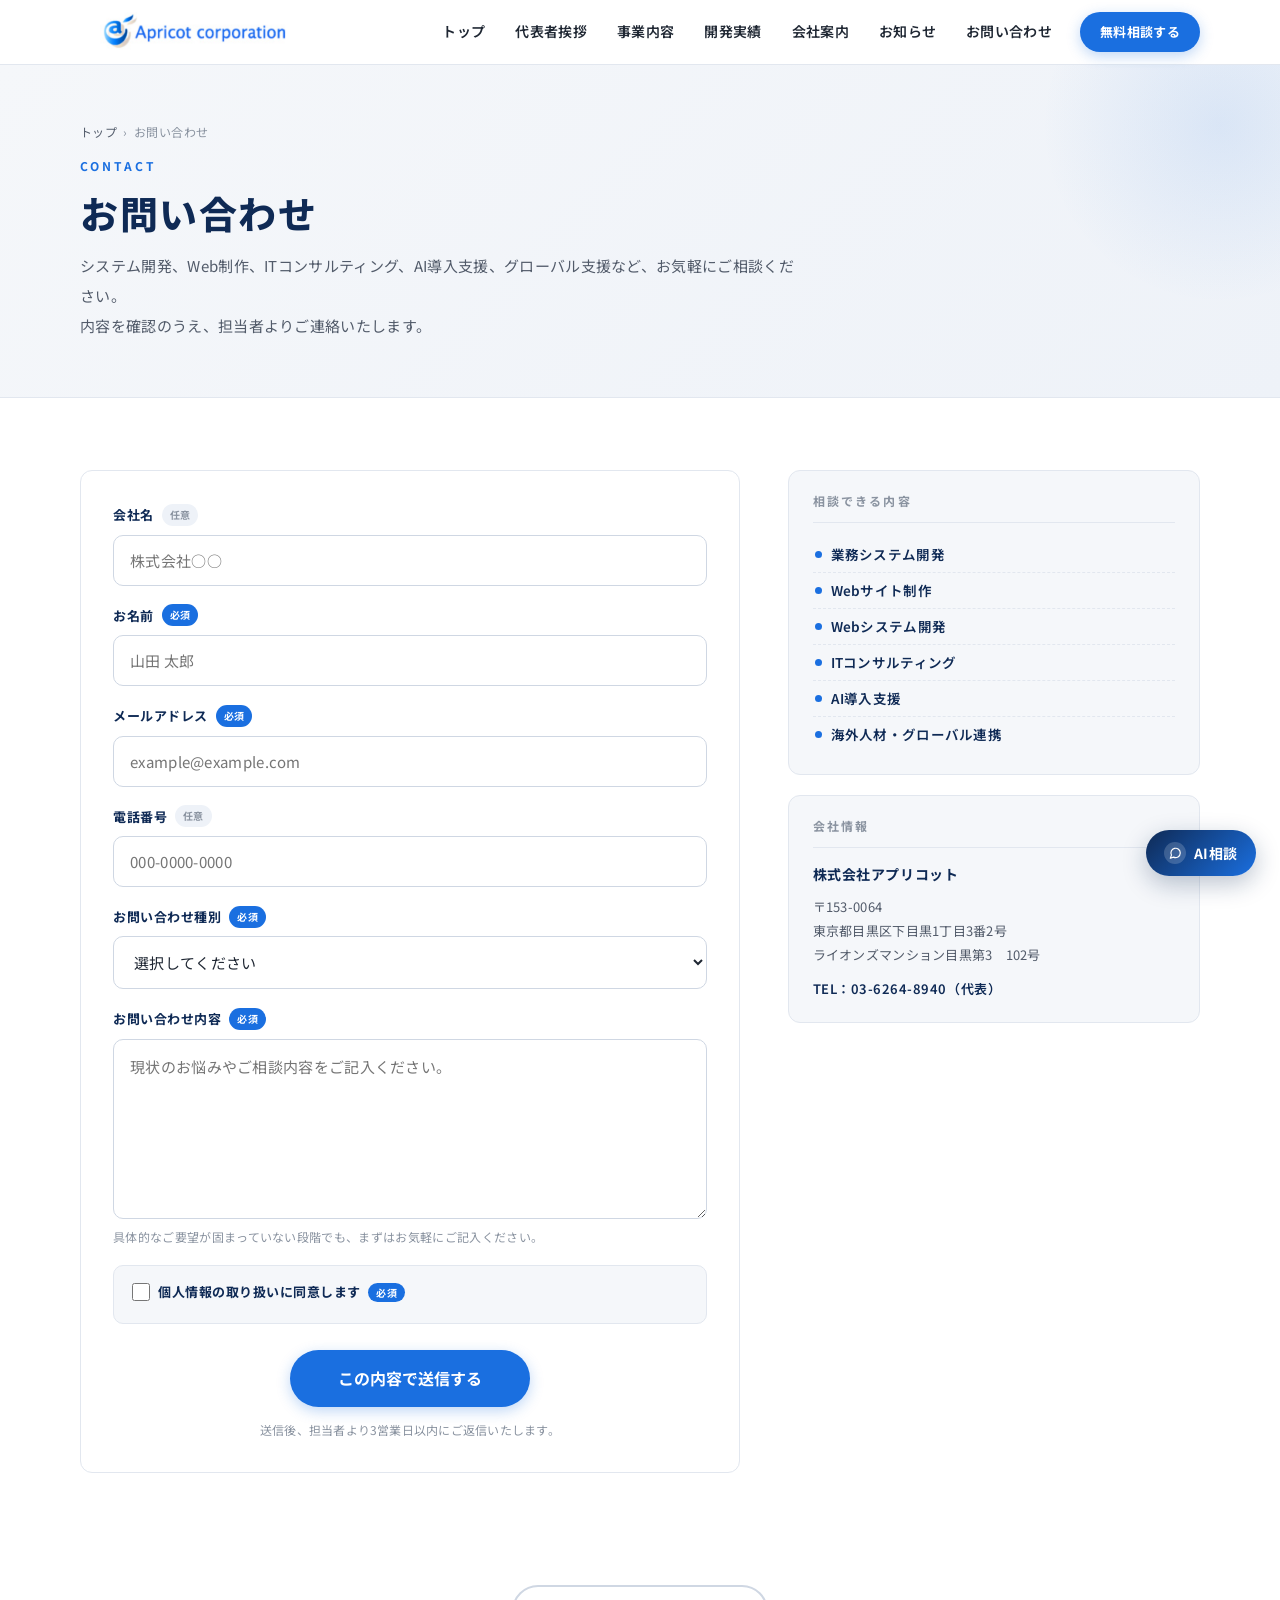
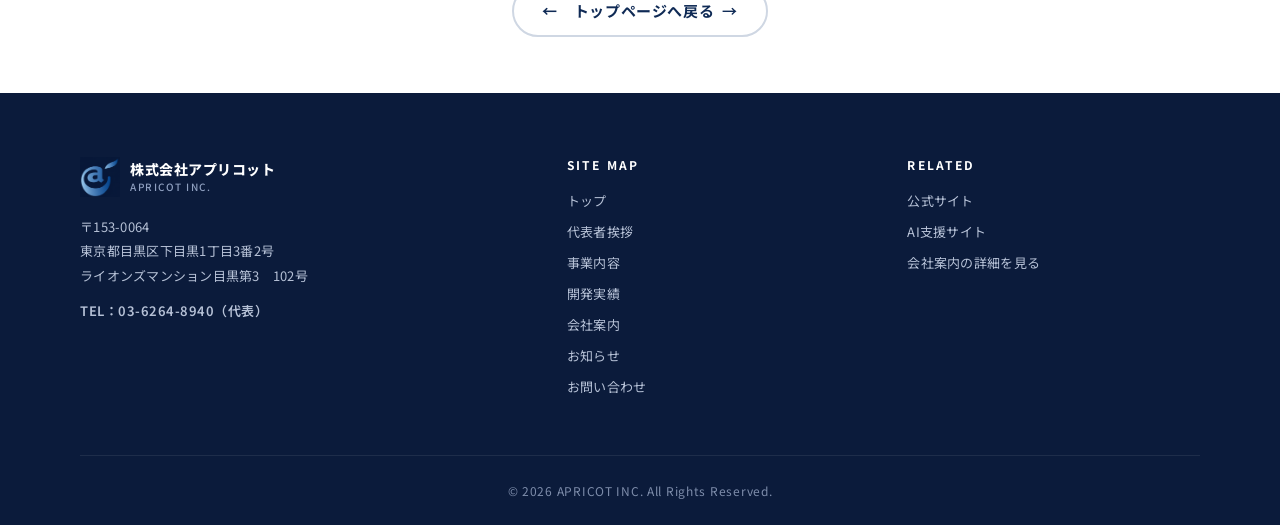
<file: contact/index.html>
<!doctype html>
<html lang="ja">
<head>
<meta charset="utf-8">
<meta name="viewport" content="width=device-width, initial-scale=1, viewport-fit=cover">
<title>お問い合わせ｜株式会社アプリコット</title>
<meta name="description" content="株式会社アプリコットへのお問い合わせフォーム。システム開発、Web制作、ITコンサルティング、AI導入支援、海外進出・オフショア開発支援に関するご相談をお寄せください。">
<meta name="theme-color" content="#0F2A55">
<link rel="preconnect" href="https://fonts.googleapis.com">
<link rel="preconnect" href="https://fonts.gstatic.com" crossorigin>
<link href="https://fonts.googleapis.com/css2?family=Noto+Sans+JP:wght@400;500;600;700;800&display=swap" rel="stylesheet">
<link rel="stylesheet" href="../assets/css/common.css">
<style>
  /* ===== 2カラムレイアウト（左：フォーム / 右：補足情報） ===== */
  .contact-grid {
    display: grid;
    gap: 32px;
    grid-template-columns: 1fr;
    align-items: start;
  }
  @media (min-width: 900px) {
    .contact-grid {
      grid-template-columns: 1.6fr 1fr;
      gap: 48px;
    }
  }
  .contact-grid__form { min-width: 0; }
  .contact-grid__side {
    min-width: 0;
    display: flex;
    flex-direction: column;
    gap: 20px;
  }

  /* ===== フォーム本体 ===== */
  .contact-form {
    display: grid;
    gap: 18px;
    background: #fff;
    border: 1px solid var(--c-border);
    border-radius: 12px;
    padding: 28px;
  }
  @media (min-width: 600px) {
    .contact-form { padding: 32px; }
  }
  .contact-form__row { display: grid; gap: 8px; }

  .contact-form label {
    font-size: 13px;
    font-weight: 700;
    color: var(--c-navy);
    letter-spacing: .04em;
    display: inline-flex;
    align-items: center;
    gap: 8px;
  }
  .contact-form label .req {
    background: var(--c-blue);
    color: #fff;
    font-size: 10px;
    padding: 2px 8px;
    border-radius: var(--radius-pill);
    font-weight: 700;
    letter-spacing: .04em;
  }
  .contact-form label .opt {
    background: var(--c-bg-soft-2);
    color: var(--c-text-mute);
    font-size: 10px;
    padding: 2px 8px;
    border-radius: var(--radius-pill);
    font-weight: 700;
    letter-spacing: .04em;
  }

  .contact-form input,
  .contact-form select,
  .contact-form textarea {
    width: 100%;
    padding: 14px 16px;
    font-size: 15px;
    border: 1px solid var(--c-border-2);
    border-radius: var(--radius);
    background: #fff;
    color: var(--c-text);
    font-family: inherit;
    letter-spacing: .02em;
    transition: border-color .2s var(--ease), box-shadow .2s var(--ease);
  }
  .contact-form input:focus,
  .contact-form select:focus,
  .contact-form textarea:focus {
    outline: none;
    border-color: var(--c-blue);
    box-shadow: 0 0 0 4px rgba(26,111,224,.12);
  }
  .contact-form textarea { resize: vertical; min-height: 180px; line-height: 1.75; }
  .contact-form__hint { font-size: 12px; color: var(--c-text-mute); line-height: 1.7; }

  /* ===== 同意チェックボックス ===== */
  .contact-form__consent {
    background: var(--c-bg-soft);
    border: 1px solid var(--c-border);
    border-radius: var(--radius);
    padding: 14px 18px;
  }
  .contact-form__checkbox {
    display: flex;
    align-items: center;
    gap: 12px;
    font-size: 14px;
    font-weight: 600;
    color: var(--c-text);
    cursor: pointer;
    letter-spacing: .02em;
  }
  .contact-form__checkbox input[type="checkbox"] {
    width: 18px;
    height: 18px;
    flex: 0 0 auto;
    accent-color: var(--c-blue);
    cursor: pointer;
    margin: 0;
  }
  .contact-form__checkbox .req { margin-left: 4px; }

  /* ===== 送信ボタン ===== */
  .contact-form__submit {
    text-align: center;
    margin-top: 8px;
  }
  .contact-form__submit .btn { min-width: 240px; }
  .contact-form__note {
    margin: 12px 0 0;
    font-size: 12px;
    color: var(--c-text-mute);
    letter-spacing: .02em;
  }

  /* ===== 右側サイドカード ===== */
  .contact-side-card {
    background: var(--c-bg-soft);
    border: 1px solid var(--c-border);
    border-radius: 12px;
    padding: 22px 24px;
  }
  .contact-side-card__title {
    font-size: 12px;
    font-weight: 700;
    letter-spacing: .18em;
    color: var(--c-text-mute);
    margin: 0 0 14px;
    padding-bottom: 12px;
    border-bottom: 1px solid var(--c-border);
    text-transform: uppercase;
  }

  /* 相談できる内容のリスト */
  .contact-topics {
    list-style: none;
    margin: 0;
    padding: 0;
  }
  .contact-topics li {
    position: relative;
    padding: 7px 0 7px 18px;
    font-size: 13.5px;
    font-weight: 600;
    color: var(--c-navy);
    line-height: 1.55;
    letter-spacing: .02em;
    border-bottom: 1px dashed var(--c-border);
  }
  .contact-topics li:last-child { border-bottom: none; }
  .contact-topics li::before {
    content: "";
    position: absolute;
    left: 2px;
    top: 14px;
    width: 7px;
    height: 7px;
    border-radius: 50%;
    background: var(--c-blue);
  }

  /* 会社情報 */
  .contact-side-card__company {
    margin: 0 0 8px;
    font-size: 14px;
    font-weight: 700;
    color: var(--c-navy);
    letter-spacing: .04em;
  }
  .contact-side-card__address {
    margin: 0 0 10px;
    font-style: normal;
    font-size: 13px;
    color: var(--c-text-sub);
    line-height: 1.85;
    letter-spacing: .02em;
  }
  .contact-side-card__tel {
    margin: 0;
    font-size: 13px;
    font-weight: 600;
    color: var(--c-navy);
    letter-spacing: .04em;
  }
</style>
</head>
<body class="page-contact">

<!-- ============== HEADER ============== -->
<header class="site-header">
  <div class="site-header__inner">
    <a href="../index.html" class="site-header__logo" aria-label="株式会社アプリコット トップへ">
      <img src="../assets/images/apricot-logo.png" alt="株式会社アプリコット ロゴ" class="site-header__logo-img">
    </a>

    <nav class="site-nav" aria-label="グローバルナビゲーション">
      <ul class="site-nav__list">
        <li class="site-nav__item"><a href="../index.html" class="site-nav__link">トップ</a></li>
        <li class="site-nav__item"><a href="../message.html" class="site-nav__link">代表者挨拶</a></li>
        <li class="site-nav__item"><a href="../service/index.html" class="site-nav__link">事業内容</a></li>
        <li class="site-nav__item"><a href="../works/index.html" class="site-nav__link">開発実績</a></li>
        <li class="site-nav__item"><a href="../company/index.html" class="site-nav__link">会社案内</a></li>
        <li class="site-nav__item"><a href="../news/index.html" class="site-nav__link">お知らせ</a></li>
        <li class="site-nav__item"><a href="../contact/index.html" class="site-nav__link">お問い合わせ</a></li>
      </ul>
      <a href="../contact/index.html" class="btn btn--blue btn--sm site-nav__cta btn--no-arrow">無料相談する</a>
    </nav>

    <button class="hamburger" type="button" data-hamburger aria-label="メニューを開く" aria-expanded="false" aria-controls="mobile-nav">
      <span class="hamburger__lines" aria-hidden="true"><span></span><span></span><span></span></span>
    </button>
  </div>

  <nav class="mobile-nav" id="mobile-nav" data-mobile-nav aria-label="モバイルナビゲーション">
    <ul class="mobile-nav__list">
      <li><a href="../index.html" class="mobile-nav__link">トップ</a></li>
      <li><a href="../message.html" class="mobile-nav__link">代表者挨拶</a></li>
      <li><a href="../service/index.html" class="mobile-nav__link">事業内容</a></li>
      <li><a href="../works/index.html" class="mobile-nav__link">開発実績</a></li>
      <li><a href="../company/index.html" class="mobile-nav__link">会社案内</a></li>
      <li><a href="../news/index.html" class="mobile-nav__link">お知らせ</a></li>
      <li><a href="../contact/index.html" class="mobile-nav__link">お問い合わせ</a></li>
    </ul>
    <div class="mobile-nav__cta">
      <a href="../contact/index.html" class="btn btn--blue">無料相談する</a>
    </div>
  </nav>
</header>

<main>
  <section class="page-header">
    <div class="container page-header__inner">
      <p class="breadcrumb"><a href="../index.html">トップ</a><span class="breadcrumb__sep">›</span>お問い合わせ</p>
      <p class="page-header__eyebrow">CONTACT</p>
      <h1 class="page-header__title">お問い合わせ</h1>
      <p class="page-header__lead">
        システム開発、Web制作、ITコンサルティング、AI導入支援、グローバル支援など、お気軽にご相談ください。<br class="hide-sp">
        内容を確認のうえ、担当者よりご連絡いたします。
      </p>
    </div>
  </section>

  <section class="section">
    <div class="container">

      <div class="contact-grid">

        <!-- 左：フォーム -->
        <div class="contact-grid__form">
          <!-- TODO: 本番公開時にフォーム送信先を設定する -->
          <form class="contact-form" method="post" action="#" novalidate>

            <div class="contact-form__row">
              <label for="form-company">会社名 <span class="opt">任意</span></label>
              <input type="text" id="form-company" name="company" autocomplete="organization" placeholder="株式会社○○">
            </div>

            <div class="contact-form__row">
              <label for="form-name">お名前 <span class="req">必須</span></label>
              <input type="text" id="form-name" name="name" required autocomplete="name" placeholder="山田 太郎">
            </div>

            <div class="contact-form__row">
              <label for="form-email">メールアドレス <span class="req">必須</span></label>
              <input type="email" id="form-email" name="email" required autocomplete="email" placeholder="example@example.com">
            </div>

            <div class="contact-form__row">
              <label for="form-tel">電話番号 <span class="opt">任意</span></label>
              <input type="tel" id="form-tel" name="tel" autocomplete="tel" placeholder="000-0000-0000">
            </div>

            <div class="contact-form__row">
              <label for="form-type">お問い合わせ種別 <span class="req">必須</span></label>
              <select id="form-type" name="type" required>
                <option value="">選択してください</option>
                <option>システム開発について</option>
                <option>Web制作について</option>
                <option>ITコンサルティングについて</option>
                <option>AI導入支援について</option>
                <option>グローバル支援について</option>
                <option>その他</option>
              </select>
            </div>

            <div class="contact-form__row">
              <label for="form-message">お問い合わせ内容 <span class="req">必須</span></label>
              <textarea id="form-message" name="message" required placeholder="現状のお悩みやご相談内容をご記入ください。"></textarea>
              <span class="contact-form__hint">具体的なご要望が固まっていない段階でも、まずはお気軽にご記入ください。</span>
            </div>

            <div class="contact-form__consent">
              <label class="contact-form__checkbox" for="form-consent">
                <input type="checkbox" id="form-consent" name="consent" required>
                <span>
                  個人情報の取り扱いに同意します
                  <span class="req">必須</span>
                </span>
              </label>
            </div>

            <div class="contact-form__submit">
              <button type="submit" class="btn btn--blue btn--lg btn--no-arrow">この内容で送信する</button>
              <p class="contact-form__note">送信後、担当者より3営業日以内にご返信いたします。</p>
            </div>
          </form>
        </div>

        <!-- 右：補足情報 -->
        <aside class="contact-grid__side">

          <div class="contact-side-card">
            <h2 class="contact-side-card__title">相談できる内容</h2>
            <ul class="contact-topics">
              <li>業務システム開発</li>
              <li>Webサイト制作</li>
              <li>Webシステム開発</li>
              <li>ITコンサルティング</li>
              <li>AI導入支援</li>
              <li>海外人材・グローバル連携</li>
            </ul>
          </div>

          <div class="contact-side-card">
            <h2 class="contact-side-card__title">会社情報</h2>
            <p class="contact-side-card__company">株式会社アプリコット</p>
            <address class="contact-side-card__address">
              〒153-0064<br>
              東京都目黒区下目黒1丁目3番2号<br>
              ライオンズマンション目黒第3　102号
            </address>
            <p class="contact-side-card__tel">TEL：03-6264-8940（代表）</p>
          </div>

        </aside>

      </div>

    </div>
  </section>
  <!-- ============== BACK NAV ============== -->
  <nav class="back-nav" aria-label="ページナビゲーション">
    <div class="container">
      <a href="../index.html" class="btn btn--ghost back-nav__btn"><span class="back-nav__arrow" aria-hidden="true">←</span>トップページへ戻る</a>
    </div>
  </nav>

</main>

<footer class="site-footer">
  <div class="container">
    <div class="site-footer__top">

      <div class="site-footer__brand">
        <a href="../index.html" class="site-footer__logo-link">
          <img src="../assets/images/footer-mark.png" alt="株式会社アプリコット ロゴマーク" class="site-footer__logo-mark">
          <span class="site-footer__logo-text">
            株式会社アプリコット
            <small>APRICOT INC.</small>
          </span>
        </a>
        <address class="site-footer__address">
          〒153-0064<br>
          東京都目黒区下目黒1丁目3番2号<br>
          ライオンズマンション目黒第3　102号
        </address>
        <p class="site-footer__tel">TEL：03-6264-8940（代表）</p>
      </div>

      <div class="site-footer__col">
        <h4>SITE MAP</h4>
        <ul>
          <li><a href="../index.html">トップ</a></li>
          <li><a href="../message.html">代表者挨拶</a></li>
          <li><a href="../service/index.html">事業内容</a></li>
          <li><a href="../works/index.html">開発実績</a></li>
          <li><a href="../company/index.html">会社案内</a></li>
          <li><a href="../news/index.html">お知らせ</a></li>
          <li><a href="../contact/index.html">お問い合わせ</a></li>
        </ul>
      </div>

      <div class="site-footer__col">
        <h4>RELATED</h4>
        <ul>
          <li><a href="https://apricot-j.co.jp/apricot/" target="_blank" rel="noopener noreferrer">公式サイト</a></li>
          <li><a href="https://apricot-j.co.jp/AIsupport/" target="_blank" rel="noopener noreferrer">AI支援サイト</a></li>
          <li><a href="https://apricot-j.co.jp/apricot/company.html" target="_blank" rel="noopener noreferrer">会社案内の詳細を見る</a></li>
        </ul>
      </div>

    </div>

    <div class="site-footer__bottom">
      <span>© 2026 APRICOT INC. All Rights Reserved.</span>
    </div>
  </div>
</footer>
<script src="../assets/js/common.js" defer></script>
</body>
</html>
</file>
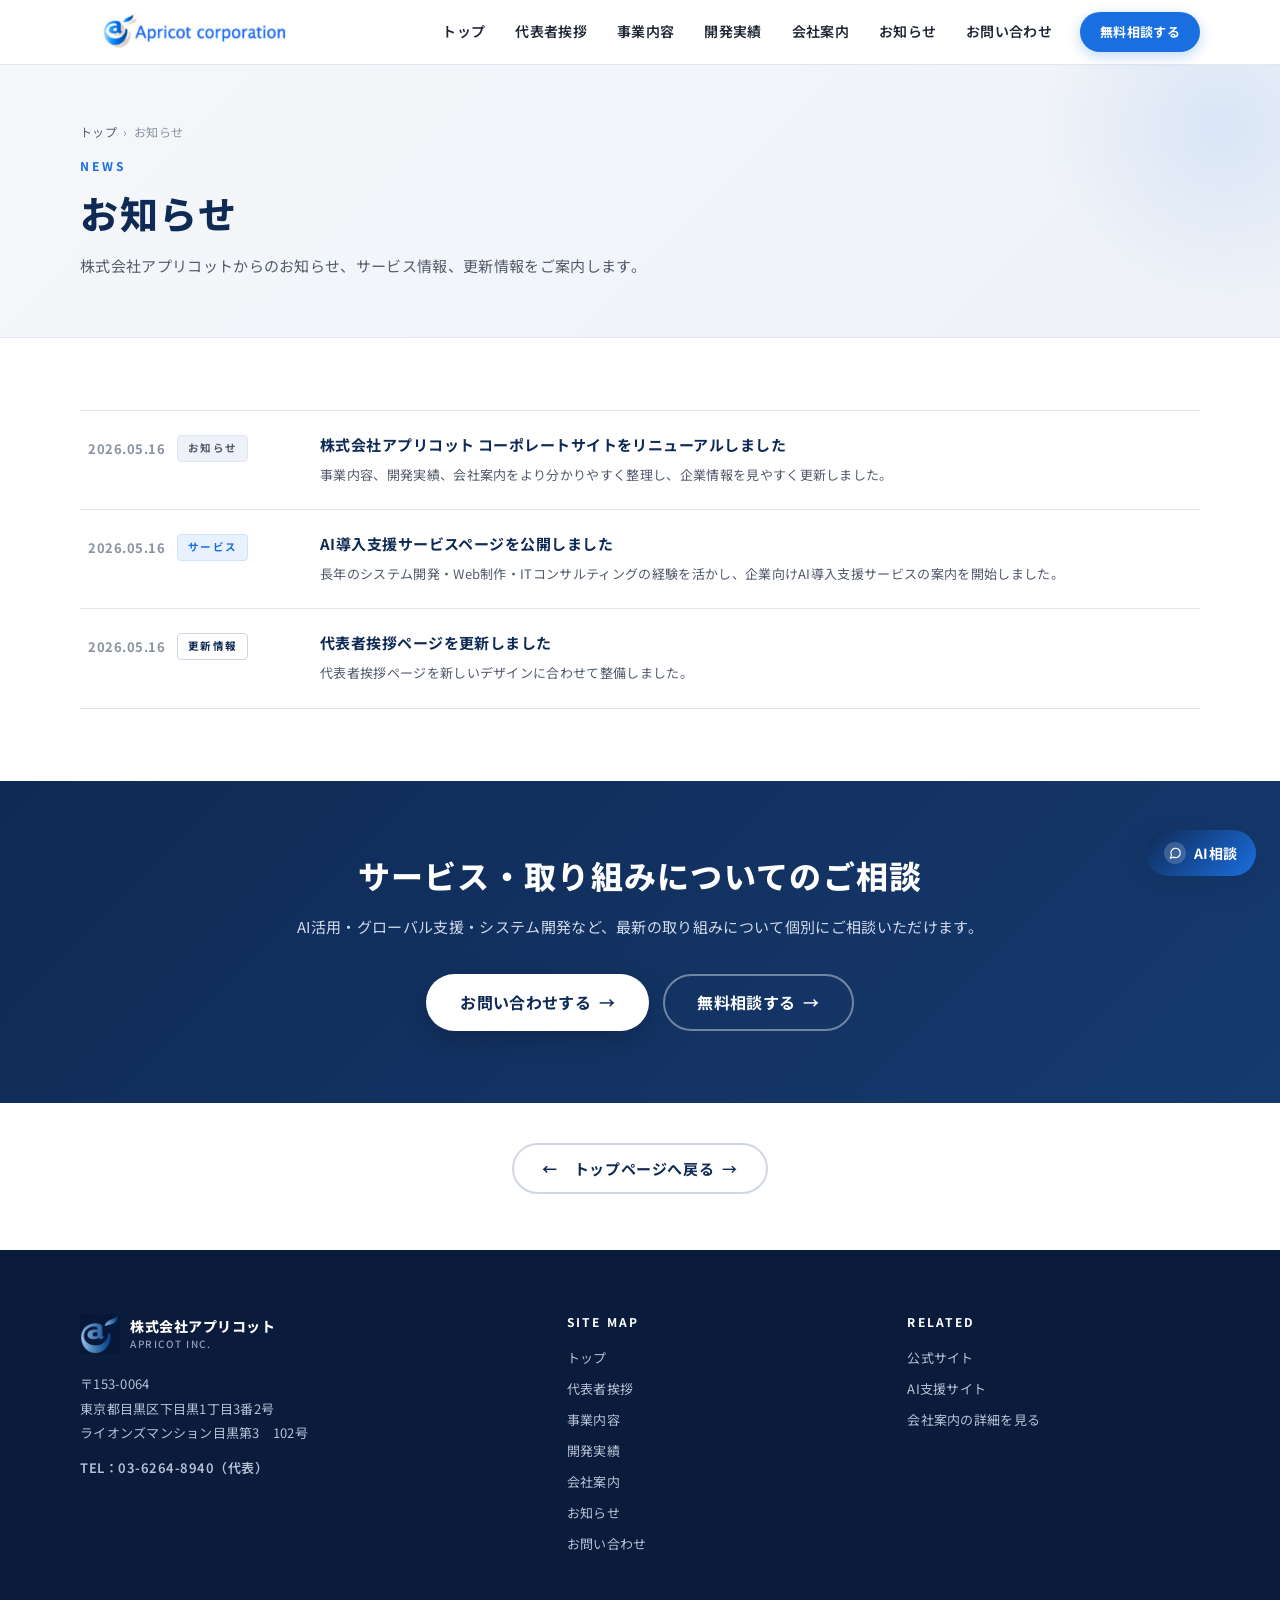
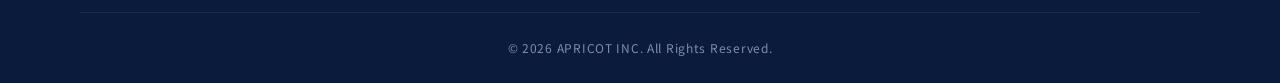
<file: news/index.html>
<!doctype html>
<html lang="ja">
<head>
<meta charset="utf-8">
<meta name="viewport" content="width=device-width, initial-scale=1, viewport-fit=cover">
<title>お知らせ｜株式会社アプリコット</title>
<meta name="description" content="株式会社アプリコットからのお知らせ一覧。サービスのご案内、サイトの更新情報、リリース情報などをお届けします。">
<meta name="theme-color" content="#0F2A55">
<link rel="preconnect" href="https://fonts.googleapis.com">
<link rel="preconnect" href="https://fonts.gstatic.com" crossorigin>
<link href="https://fonts.googleapis.com/css2?family=Noto+Sans+JP:wght@400;500;600;700;800&display=swap" rel="stylesheet">
<link rel="stylesheet" href="../assets/css/common.css">
</head>
<body>

<!-- ============== HEADER ============== -->
<header class="site-header">
  <div class="site-header__inner">
    <a href="../index.html" class="site-header__logo" aria-label="株式会社アプリコット トップへ">
      <img src="../assets/images/apricot-logo.png" alt="株式会社アプリコット ロゴ" class="site-header__logo-img">
    </a>

    <nav class="site-nav" aria-label="グローバルナビゲーション">
      <ul class="site-nav__list">
        <li class="site-nav__item"><a href="../index.html" class="site-nav__link">トップ</a></li>
        <li class="site-nav__item"><a href="../message.html" class="site-nav__link">代表者挨拶</a></li>
        <li class="site-nav__item"><a href="../service/index.html" class="site-nav__link">事業内容</a></li>
        <li class="site-nav__item"><a href="../works/index.html" class="site-nav__link">開発実績</a></li>
        <li class="site-nav__item"><a href="../company/index.html" class="site-nav__link">会社案内</a></li>
        <li class="site-nav__item"><a href="../news/index.html" class="site-nav__link">お知らせ</a></li>
        <li class="site-nav__item"><a href="../contact/index.html" class="site-nav__link">お問い合わせ</a></li>
      </ul>
      <a href="../contact/index.html" class="btn btn--blue btn--sm site-nav__cta btn--no-arrow">無料相談する</a>
    </nav>

    <button class="hamburger" type="button" data-hamburger aria-label="メニューを開く" aria-expanded="false" aria-controls="mobile-nav">
      <span class="hamburger__lines" aria-hidden="true"><span></span><span></span><span></span></span>
    </button>
  </div>

  <nav class="mobile-nav" id="mobile-nav" data-mobile-nav aria-label="モバイルナビゲーション">
    <ul class="mobile-nav__list">
      <li><a href="../index.html" class="mobile-nav__link">トップ</a></li>
      <li><a href="../message.html" class="mobile-nav__link">代表者挨拶</a></li>
      <li><a href="../service/index.html" class="mobile-nav__link">事業内容</a></li>
      <li><a href="../works/index.html" class="mobile-nav__link">開発実績</a></li>
      <li><a href="../company/index.html" class="mobile-nav__link">会社案内</a></li>
      <li><a href="../news/index.html" class="mobile-nav__link">お知らせ</a></li>
      <li><a href="../contact/index.html" class="mobile-nav__link">お問い合わせ</a></li>
    </ul>
    <div class="mobile-nav__cta">
      <a href="../contact/index.html" class="btn btn--blue">無料相談する</a>
    </div>
  </nav>
</header>

<main>
  <section class="page-header">
    <div class="container page-header__inner">
      <p class="breadcrumb"><a href="../index.html">トップ</a><span class="breadcrumb__sep">›</span>お知らせ</p>
      <p class="page-header__eyebrow">NEWS</p>
      <h1 class="page-header__title">お知らせ</h1>
      <p class="page-header__lead">
        株式会社アプリコットからのお知らせ、サービス情報、更新情報をご案内します。
      </p>
    </div>
  </section>

  <section class="section news-summary">
    <div class="container">

      <ul class="news-list">

        <li class="news-list__item">
          <div class="news-list__meta">
            <time class="news-list__date" datetime="2026-05-16">2026.05.16</time>
            <span class="news-list__cat news-list__cat--info">お知らせ</span>
          </div>
          <div class="news-list__body">
            <h3 class="news-list__title">株式会社アプリコット コーポレートサイトをリニューアルしました</h3>
            <p class="news-list__desc">
              事業内容、開発実績、会社案内をより分かりやすく整理し、企業情報を見やすく更新しました。
            </p>
          </div>
        </li>

        <li class="news-list__item">
          <div class="news-list__meta">
            <time class="news-list__date" datetime="2026-05-16">2026.05.16</time>
            <span class="news-list__cat news-list__cat--service">サービス</span>
          </div>
          <div class="news-list__body">
            <h3 class="news-list__title">
              <a href="https://apricot-j.co.jp/AIsupport/" target="_blank" rel="noopener noreferrer">
                AI導入支援サービスページを公開しました
              </a>
            </h3>
            <p class="news-list__desc">
              長年のシステム開発・Web制作・ITコンサルティングの経験を活かし、企業向けAI導入支援サービスの案内を開始しました。
            </p>
          </div>
        </li>

        <li class="news-list__item">
          <div class="news-list__meta">
            <time class="news-list__date" datetime="2026-05-16">2026.05.16</time>
            <span class="news-list__cat news-list__cat--update">更新情報</span>
          </div>
          <div class="news-list__body">
            <h3 class="news-list__title">
              <a href="../message.html">代表者挨拶ページを更新しました</a>
            </h3>
            <p class="news-list__desc">
              代表者挨拶ページを新しいデザインに合わせて整備しました。
            </p>
          </div>
        </li>

      </ul>

    </div>
  </section>

  <section class="section cta">
    <div class="container container--narrow">
      <h2 class="cta__title">サービス・取り組みについてのご相談</h2>
      <p class="cta__lead">
        AI活用・グローバル支援・システム開発など、最新の取り組みについて個別にご相談いただけます。
      </p>
      <div class="cta__buttons">
        <a href="../contact/index.html" class="btn btn--primary btn--lg">お問い合わせする</a>
        <a href="../contact/index.html" class="btn btn--ghost btn--lg">無料相談する</a>
      </div>
    </div>
  </section>
  <!-- ============== BACK NAV ============== -->
  <nav class="back-nav" aria-label="ページナビゲーション">
    <div class="container">
      <a href="../index.html" class="btn btn--ghost back-nav__btn"><span class="back-nav__arrow" aria-hidden="true">←</span>トップページへ戻る</a>
    </div>
  </nav>

</main>

<!-- ============== FOOTER ============== -->
<footer class="site-footer">
  <div class="container">
    <div class="site-footer__top">

      <div class="site-footer__brand">
        <a href="../index.html" class="site-footer__logo-link">
          <img src="../assets/images/footer-mark.png" alt="株式会社アプリコット ロゴマーク" class="site-footer__logo-mark">
          <span class="site-footer__logo-text">
            株式会社アプリコット
            <small>APRICOT INC.</small>
          </span>
        </a>
        <address class="site-footer__address">
          〒153-0064<br>
          東京都目黒区下目黒1丁目3番2号<br>
          ライオンズマンション目黒第3　102号
        </address>
        <p class="site-footer__tel">TEL：03-6264-8940（代表）</p>
      </div>

      <div class="site-footer__col">
        <h4>SITE MAP</h4>
        <ul>
          <li><a href="../index.html">トップ</a></li>
          <li><a href="../message.html">代表者挨拶</a></li>
          <li><a href="../service/index.html">事業内容</a></li>
          <li><a href="../works/index.html">開発実績</a></li>
          <li><a href="../company/index.html">会社案内</a></li>
          <li><a href="../news/index.html">お知らせ</a></li>
          <li><a href="../contact/index.html">お問い合わせ</a></li>
        </ul>
      </div>

      <div class="site-footer__col">
        <h4>RELATED</h4>
        <ul>
          <li><a href="https://apricot-j.co.jp/apricot/" target="_blank" rel="noopener noreferrer">公式サイト</a></li>
          <li><a href="https://apricot-j.co.jp/AIsupport/" target="_blank" rel="noopener noreferrer">AI支援サイト</a></li>
          <li><a href="https://apricot-j.co.jp/apricot/company.html" target="_blank" rel="noopener noreferrer">会社案内の詳細を見る</a></li>
        </ul>
      </div>

    </div>

    <div class="site-footer__bottom">
      <span>© 2026 APRICOT INC. All Rights Reserved.</span>
    </div>
  </div>
</footer>

<script src="../assets/js/common.js" defer></script>
</body>
</html>
</file>
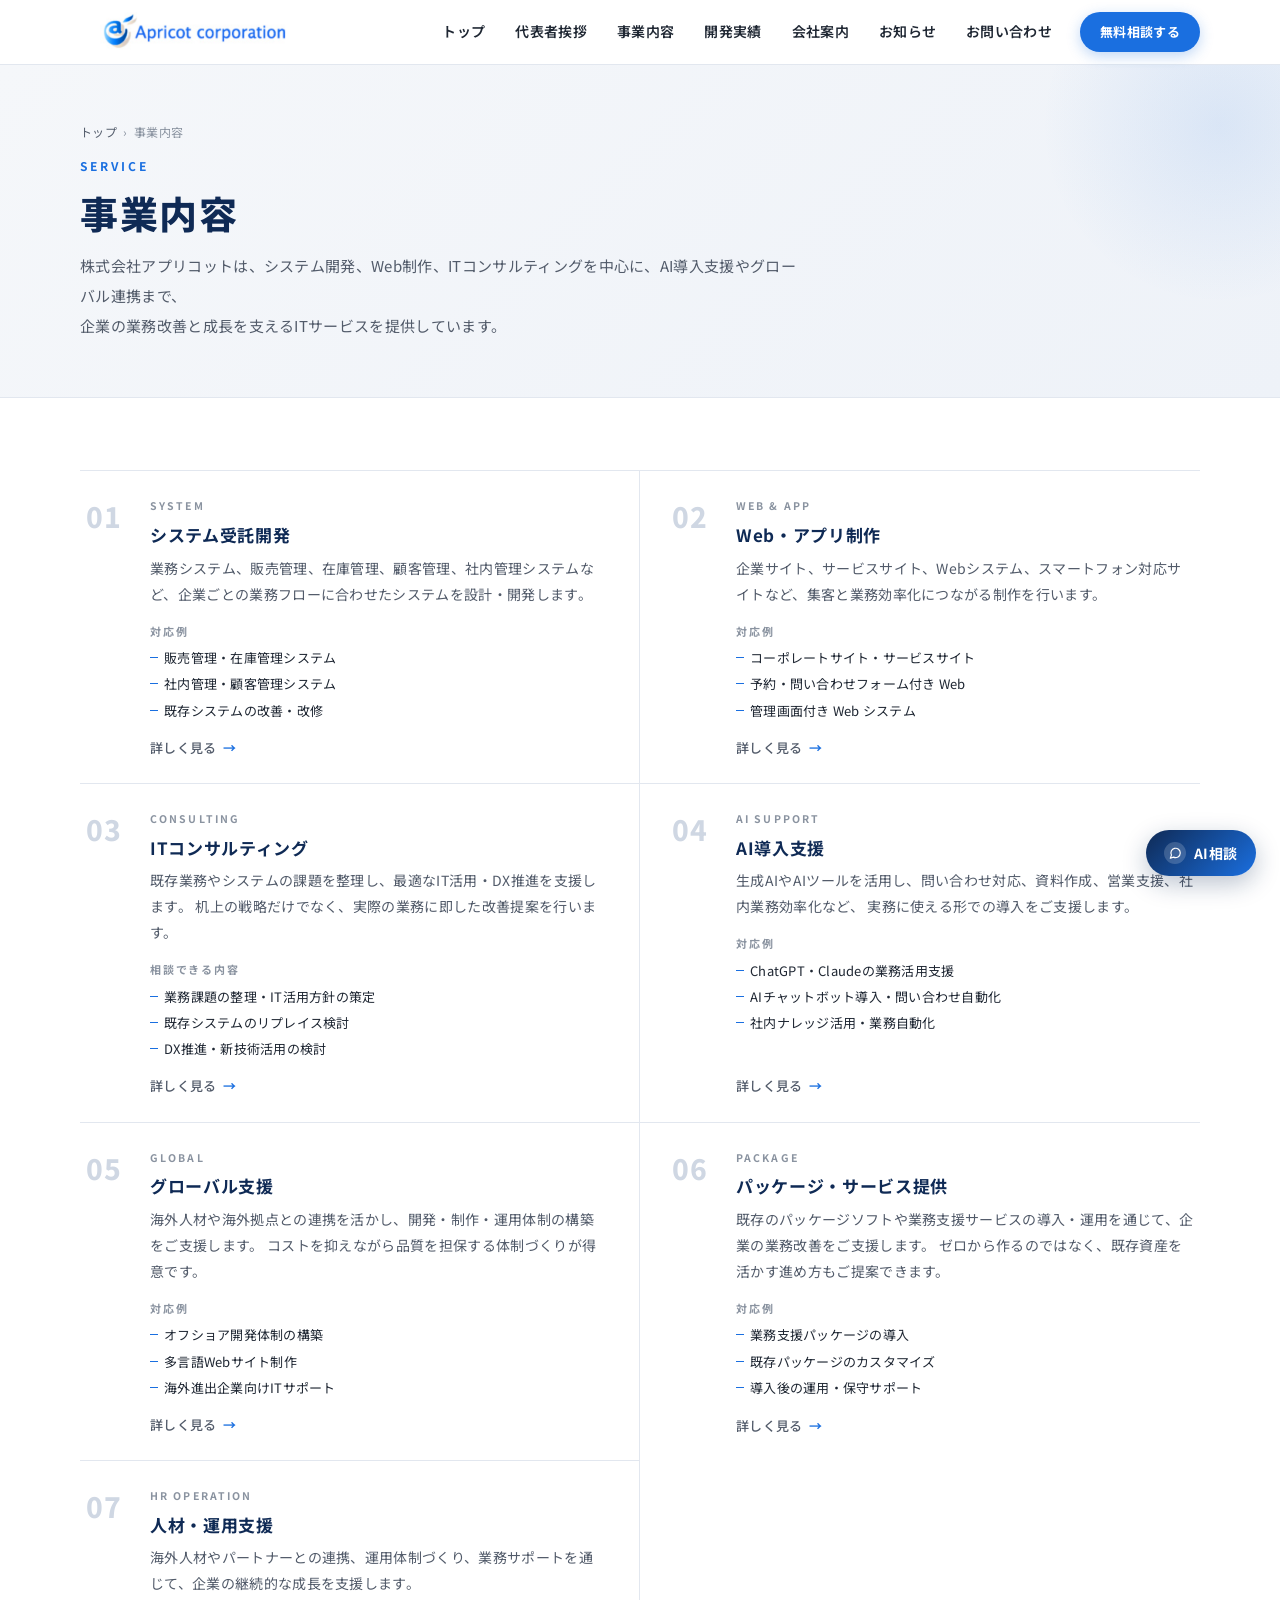
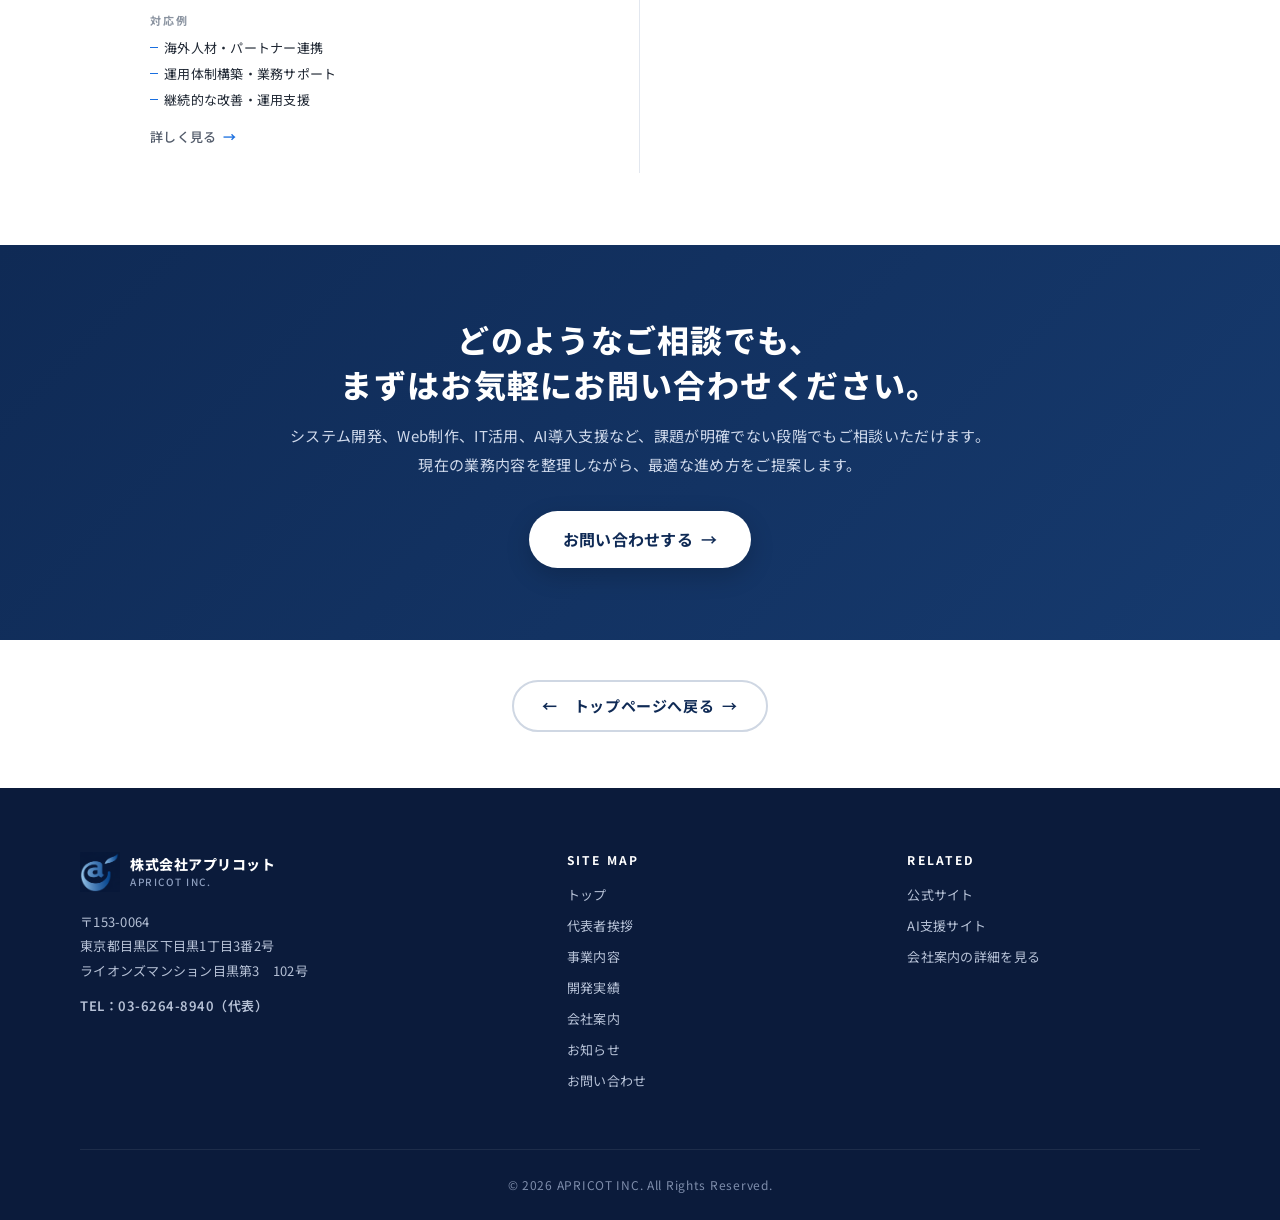
<file: service/index.html>
<!doctype html>
<html lang="ja">
<head>
<meta charset="utf-8">
<meta name="viewport" content="width=device-width, initial-scale=1, viewport-fit=cover">
<title>事業内容｜株式会社アプリコット</title>
<meta name="description" content="株式会社アプリコットの事業内容。システム受託開発、Web・アプリ制作、ITコンサルティング、AI導入支援、グローバル支援、パッケージ・サービス提供を通じて、企業の成長を支えるITサービスを提供しています。">
<meta name="theme-color" content="#0F2A55">
<link rel="preconnect" href="https://fonts.googleapis.com">
<link rel="preconnect" href="https://fonts.gstatic.com" crossorigin>
<link href="https://fonts.googleapis.com/css2?family=Noto+Sans+JP:wght@400;500;600;700;800&display=swap" rel="stylesheet">
<link rel="stylesheet" href="../assets/css/common.css">
</head>
<body>

<!-- ============== HEADER ============== -->
<header class="site-header">
  <div class="site-header__inner">
    <a href="../index.html" class="site-header__logo" aria-label="株式会社アプリコット トップへ">
      <img src="../assets/images/apricot-logo.png" alt="株式会社アプリコット ロゴ" class="site-header__logo-img">
    </a>

    <nav class="site-nav" aria-label="グローバルナビゲーション">
      <ul class="site-nav__list">
        <li class="site-nav__item"><a href="../index.html" class="site-nav__link">トップ</a></li>
        <li class="site-nav__item"><a href="../message.html" class="site-nav__link">代表者挨拶</a></li>
        <li class="site-nav__item"><a href="../service/index.html" class="site-nav__link">事業内容</a></li>
        <li class="site-nav__item"><a href="../works/index.html" class="site-nav__link">開発実績</a></li>
        <li class="site-nav__item"><a href="../company/index.html" class="site-nav__link">会社案内</a></li>
        <li class="site-nav__item"><a href="../news/index.html" class="site-nav__link">お知らせ</a></li>
        <li class="site-nav__item"><a href="../contact/index.html" class="site-nav__link">お問い合わせ</a></li>
      </ul>
      <a href="../contact/index.html" class="btn btn--blue btn--sm site-nav__cta btn--no-arrow">無料相談する</a>
    </nav>

    <button class="hamburger" type="button" data-hamburger aria-label="メニューを開く" aria-expanded="false" aria-controls="mobile-nav">
      <span class="hamburger__lines" aria-hidden="true"><span></span><span></span><span></span></span>
    </button>
  </div>

  <nav class="mobile-nav" id="mobile-nav" data-mobile-nav aria-label="モバイルナビゲーション">
    <ul class="mobile-nav__list">
      <li><a href="../index.html" class="mobile-nav__link">トップ</a></li>
      <li><a href="../message.html" class="mobile-nav__link">代表者挨拶</a></li>
      <li><a href="../service/index.html" class="mobile-nav__link">事業内容</a></li>
      <li><a href="../works/index.html" class="mobile-nav__link">開発実績</a></li>
      <li><a href="../company/index.html" class="mobile-nav__link">会社案内</a></li>
      <li><a href="../news/index.html" class="mobile-nav__link">お知らせ</a></li>
      <li><a href="../contact/index.html" class="mobile-nav__link">お問い合わせ</a></li>
    </ul>
    <div class="mobile-nav__cta">
      <a href="../contact/index.html" class="btn btn--blue">無料相談する</a>
    </div>
  </nav>
</header>

<main>
  <section class="page-header">
    <div class="container page-header__inner">
      <p class="breadcrumb"><a href="../index.html">トップ</a><span class="breadcrumb__sep">›</span>事業内容</p>
      <p class="page-header__eyebrow">SERVICE</p>
      <h1 class="page-header__title">事業内容</h1>
      <p class="page-header__lead">
        株式会社アプリコットは、システム開発、Web制作、ITコンサルティングを中心に、AI導入支援やグローバル連携まで、<br class="hide-sp">
        企業の業務改善と成長を支えるITサービスを提供しています。
      </p>
    </div>
  </section>

  <section class="section">
    <div class="container">
      <div class="services__list">

        <a href="system-development/index.html" class="service-item">
          <span class="service-item__num">01</span>
          <div class="service-item__body">
            <p class="service-item__eyebrow">SYSTEM</p>
            <h3 class="service-item__title">システム受託開発</h3>
            <p class="service-item__text">
              業務システム、販売管理、在庫管理、顧客管理、社内管理システムなど、企業ごとの業務フローに合わせたシステムを設計・開発します。
            </p>
            <p class="service-item__examples-label">対応例</p>
            <ul class="service-item__examples">
              <li>販売管理・在庫管理システム</li>
              <li>社内管理・顧客管理システム</li>
              <li>既存システムの改善・改修</li>
            </ul>
            <span class="service-item__link">詳しく見る</span>
          </div>
        </a>

        <a href="web-app/index.html" class="service-item">
          <span class="service-item__num">02</span>
          <div class="service-item__body">
            <p class="service-item__eyebrow">WEB &amp; APP</p>
            <h3 class="service-item__title">Web・アプリ制作</h3>
            <p class="service-item__text">
              企業サイト、サービスサイト、Webシステム、スマートフォン対応サイトなど、集客と業務効率化につながる制作を行います。
            </p>
            <p class="service-item__examples-label">対応例</p>
            <ul class="service-item__examples">
              <li>コーポレートサイト・サービスサイト</li>
              <li>予約・問い合わせフォーム付き Web</li>
              <li>管理画面付き Web システム</li>
            </ul>
            <span class="service-item__link">詳しく見る</span>
          </div>
        </a>

        <a href="it-consulting/index.html" class="service-item">
          <span class="service-item__num">03</span>
          <div class="service-item__body">
            <p class="service-item__eyebrow">CONSULTING</p>
            <h3 class="service-item__title">ITコンサルティング</h3>
            <p class="service-item__text">
              既存業務やシステムの課題を整理し、最適なIT活用・DX推進を支援します。
              机上の戦略だけでなく、実際の業務に即した改善提案を行います。
            </p>
            <p class="service-item__examples-label">相談できる内容</p>
            <ul class="service-item__examples">
              <li>業務課題の整理・IT活用方針の策定</li>
              <li>既存システムのリプレイス検討</li>
              <li>DX推進・新技術活用の検討</li>
            </ul>
            <span class="service-item__link">詳しく見る</span>
          </div>
        </a>

        <a href="ai-support/index.html" class="service-item">
          <span class="service-item__num">04</span>
          <div class="service-item__body">
            <p class="service-item__eyebrow">AI SUPPORT</p>
            <h3 class="service-item__title">AI導入支援</h3>
            <p class="service-item__text">
              生成AIやAIツールを活用し、問い合わせ対応、資料作成、営業支援、社内業務効率化など、
              実務に使える形での導入をご支援します。
            </p>
            <p class="service-item__examples-label">対応例</p>
            <ul class="service-item__examples">
              <li>ChatGPT・Claudeの業務活用支援</li>
              <li>AIチャットボット導入・問い合わせ自動化</li>
              <li>社内ナレッジ活用・業務自動化</li>
            </ul>
            <span class="service-item__link">詳しく見る</span>
          </div>
        </a>

        <a href="global-support/index.html" class="service-item">
          <span class="service-item__num">05</span>
          <div class="service-item__body">
            <p class="service-item__eyebrow">GLOBAL</p>
            <h3 class="service-item__title">グローバル支援</h3>
            <p class="service-item__text">
              海外人材や海外拠点との連携を活かし、開発・制作・運用体制の構築をご支援します。
              コストを抑えながら品質を担保する体制づくりが得意です。
            </p>
            <p class="service-item__examples-label">対応例</p>
            <ul class="service-item__examples">
              <li>オフショア開発体制の構築</li>
              <li>多言語Webサイト制作</li>
              <li>海外進出企業向けITサポート</li>
            </ul>
            <span class="service-item__link">詳しく見る</span>
          </div>
        </a>

        <a href="package/index.html" class="service-item">
          <span class="service-item__num">06</span>
          <div class="service-item__body">
            <p class="service-item__eyebrow">PACKAGE</p>
            <h3 class="service-item__title">パッケージ・サービス提供</h3>
            <p class="service-item__text">
              既存のパッケージソフトや業務支援サービスの導入・運用を通じて、企業の業務改善をご支援します。
              ゼロから作るのではなく、既存資産を活かす進め方もご提案できます。
            </p>
            <p class="service-item__examples-label">対応例</p>
            <ul class="service-item__examples">
              <li>業務支援パッケージの導入</li>
              <li>既存パッケージのカスタマイズ</li>
              <li>導入後の運用・保守サポート</li>
            </ul>
            <span class="service-item__link">詳しく見る</span>
          </div>
        </a>

        <a href="hr-operation/index.html" class="service-item">
          <span class="service-item__num">07</span>
          <div class="service-item__body">
            <p class="service-item__eyebrow">HR OPERATION</p>
            <h3 class="service-item__title">人材・運用支援</h3>
            <p class="service-item__text">
              海外人材やパートナーとの連携、運用体制づくり、業務サポートを通じて、企業の継続的な成長を支援します。
            </p>
            <p class="service-item__examples-label">対応例</p>
            <ul class="service-item__examples">
              <li>海外人材・パートナー連携</li>
              <li>運用体制構築・業務サポート</li>
              <li>継続的な改善・運用支援</li>
            </ul>
            <span class="service-item__link">詳しく見る</span>
          </div>
        </a>

      </div>
    </div>
  </section>

  <section class="section cta">
    <div class="container container--narrow">
      <h2 class="cta__title">
        どのようなご相談でも、<br class="hide-sp">
        まずはお気軽にお問い合わせください。
      </h2>
      <p class="cta__lead">
        システム開発、Web制作、IT活用、AI導入支援など、課題が明確でない段階でもご相談いただけます。<br class="hide-sp">
        現在の業務内容を整理しながら、最適な進め方をご提案します。
      </p>
      <div class="cta__buttons">
        <a href="../contact/index.html" class="btn btn--primary btn--lg">お問い合わせする</a>
      </div>
    </div>
  </section>
  <!-- ============== BACK NAV ============== -->
  <nav class="back-nav" aria-label="ページナビゲーション">
    <div class="container">
      <a href="../index.html" class="btn btn--ghost back-nav__btn"><span class="back-nav__arrow" aria-hidden="true">←</span>トップページへ戻る</a>
    </div>
  </nav>

</main>

<!-- ============== FOOTER ============== -->
<footer class="site-footer">
  <div class="container">
    <div class="site-footer__top">

      <div class="site-footer__brand">
        <a href="../index.html" class="site-footer__logo-link">
          <img src="../assets/images/footer-mark.png" alt="株式会社アプリコット ロゴマーク" class="site-footer__logo-mark">
          <span class="site-footer__logo-text">
            株式会社アプリコット
            <small>APRICOT INC.</small>
          </span>
        </a>
        <address class="site-footer__address">
          〒153-0064<br>
          東京都目黒区下目黒1丁目3番2号<br>
          ライオンズマンション目黒第3　102号
        </address>
        <p class="site-footer__tel">TEL：03-6264-8940（代表）</p>
      </div>

      <div class="site-footer__col">
        <h4>SITE MAP</h4>
        <ul>
          <li><a href="../index.html">トップ</a></li>
          <li><a href="../message.html">代表者挨拶</a></li>
          <li><a href="../service/index.html">事業内容</a></li>
          <li><a href="../works/index.html">開発実績</a></li>
          <li><a href="../company/index.html">会社案内</a></li>
          <li><a href="../news/index.html">お知らせ</a></li>
          <li><a href="../contact/index.html">お問い合わせ</a></li>
        </ul>
      </div>

      <div class="site-footer__col">
        <h4>RELATED</h4>
        <ul>
          <li><a href="https://apricot-j.co.jp/apricot/" target="_blank" rel="noopener noreferrer">公式サイト</a></li>
          <li><a href="https://apricot-j.co.jp/AIsupport/" target="_blank" rel="noopener noreferrer">AI支援サイト</a></li>
          <li><a href="https://apricot-j.co.jp/apricot/company.html" target="_blank" rel="noopener noreferrer">会社案内の詳細を見る</a></li>
        </ul>
      </div>

    </div>

    <div class="site-footer__bottom">
      <span>© 2026 APRICOT INC. All Rights Reserved.</span>
    </div>
  </div>
</footer>

<script src="../assets/js/common.js" defer></script>
</body>
</html>
</file>
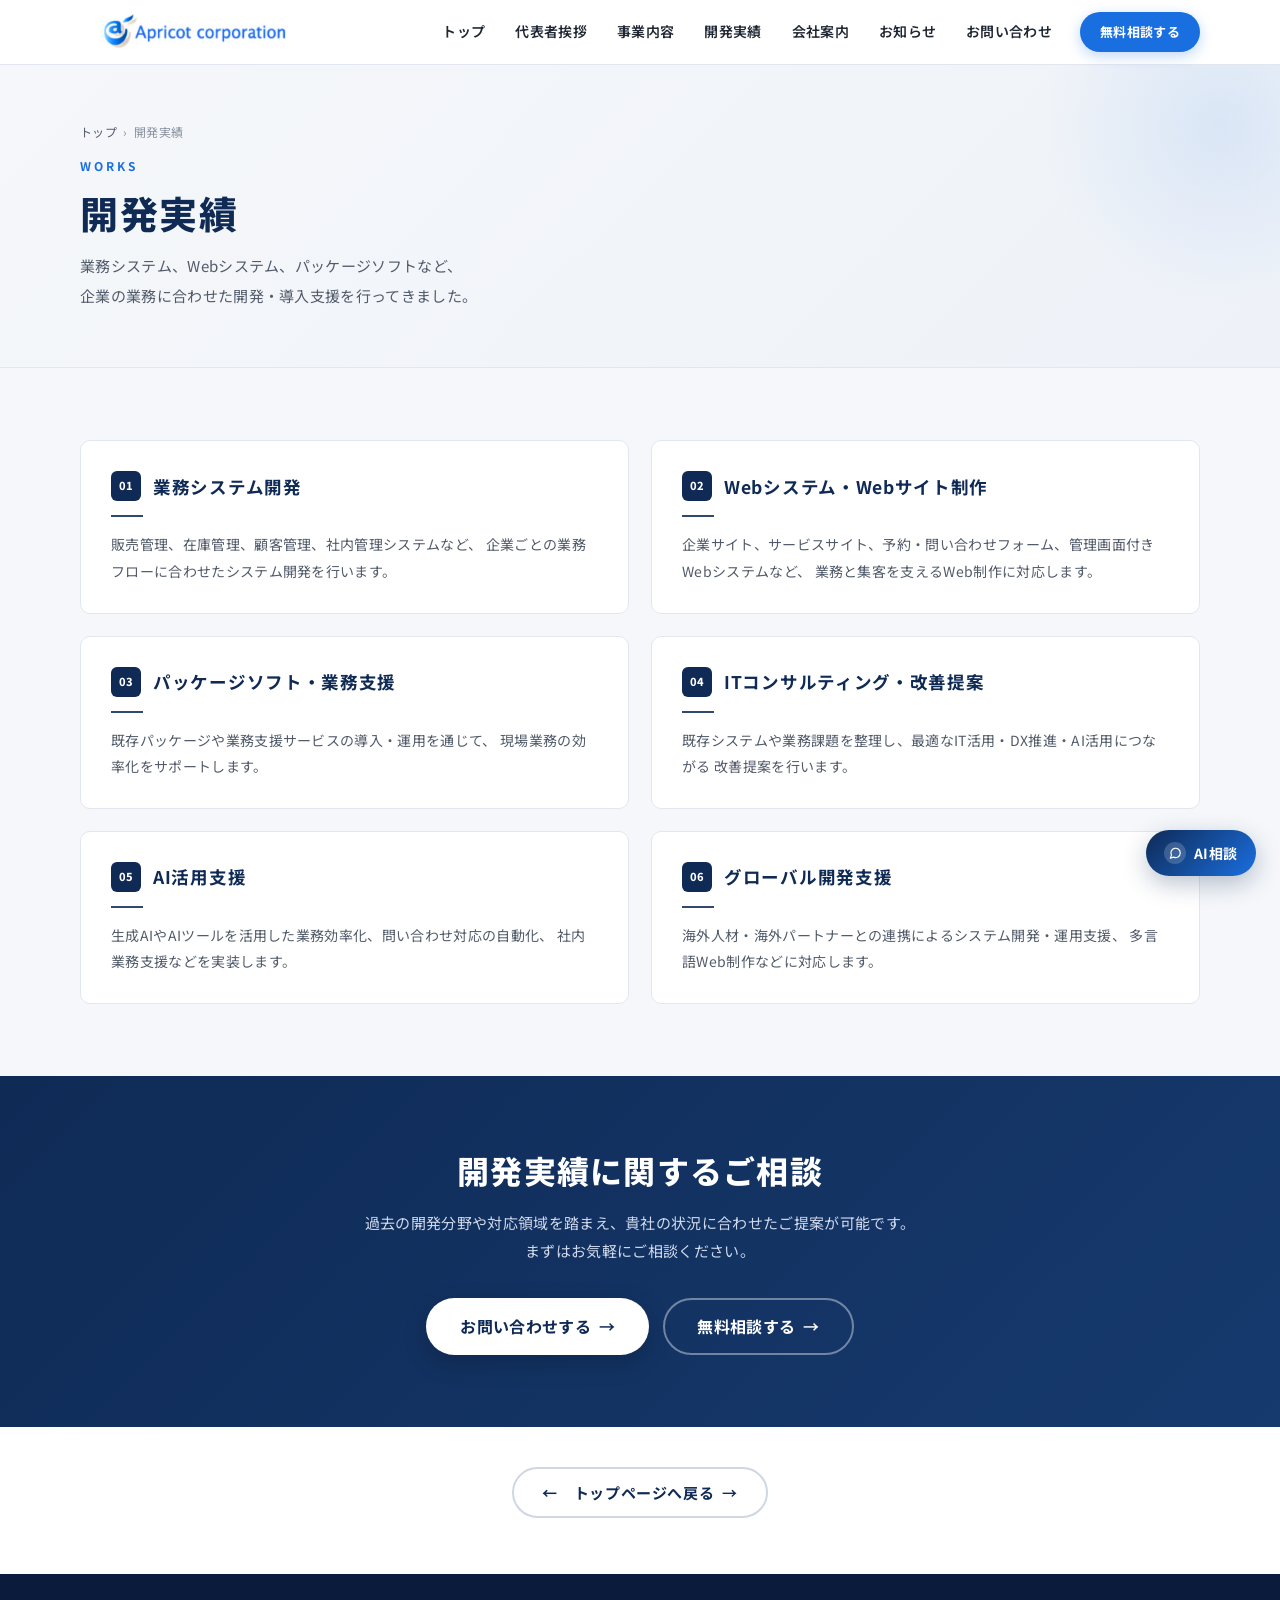
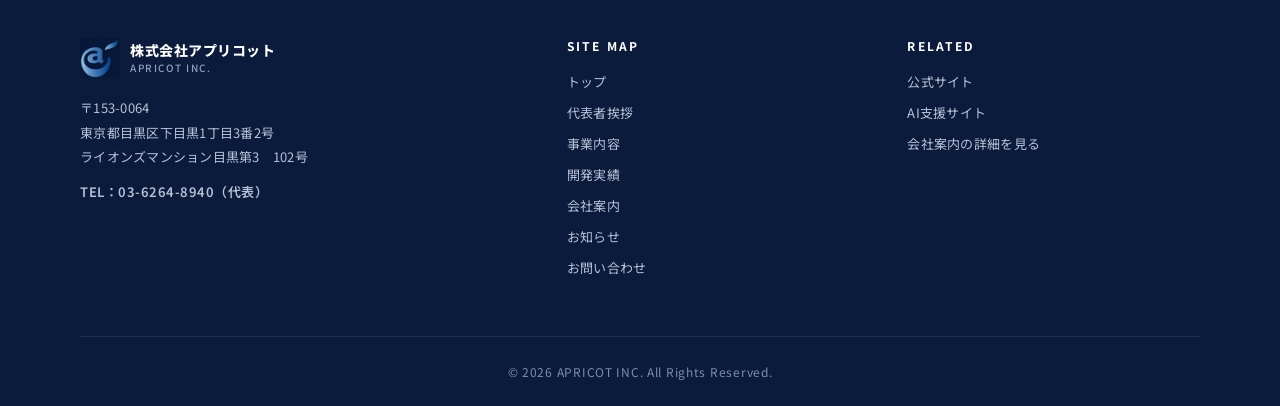
<file: works/index.html>
<!doctype html>
<html lang="ja">
<head>
<meta charset="utf-8">
<meta name="viewport" content="width=device-width, initial-scale=1, viewport-fit=cover">
<title>開発実績｜株式会社アプリコット</title>
<meta name="description" content="株式会社アプリコットの開発実績。業務システム、Webシステム、パッケージソフトなど、企業の業務に合わせた開発・導入支援を分野別にご紹介します。">
<meta name="theme-color" content="#0F2A55">
<link rel="preconnect" href="https://fonts.googleapis.com">
<link rel="preconnect" href="https://fonts.gstatic.com" crossorigin>
<link href="https://fonts.googleapis.com/css2?family=Noto+Sans+JP:wght@400;500;600;700;800&display=swap" rel="stylesheet">
<link rel="stylesheet" href="../assets/css/common.css">
</head>
<body>

<!-- ============== HEADER ============== -->
<header class="site-header">
  <div class="site-header__inner">
    <a href="../index.html" class="site-header__logo" aria-label="株式会社アプリコット トップへ">
      <img src="../assets/images/apricot-logo.png" alt="株式会社アプリコット ロゴ" class="site-header__logo-img">
    </a>

    <nav class="site-nav" aria-label="グローバルナビゲーション">
      <ul class="site-nav__list">
        <li class="site-nav__item"><a href="../index.html" class="site-nav__link">トップ</a></li>
        <li class="site-nav__item"><a href="../message.html" class="site-nav__link">代表者挨拶</a></li>
        <li class="site-nav__item"><a href="../service/index.html" class="site-nav__link">事業内容</a></li>
        <li class="site-nav__item"><a href="../works/index.html" class="site-nav__link">開発実績</a></li>
        <li class="site-nav__item"><a href="../company/index.html" class="site-nav__link">会社案内</a></li>
        <li class="site-nav__item"><a href="../news/index.html" class="site-nav__link">お知らせ</a></li>
        <li class="site-nav__item"><a href="../contact/index.html" class="site-nav__link">お問い合わせ</a></li>
      </ul>
      <a href="../contact/index.html" class="btn btn--blue btn--sm site-nav__cta btn--no-arrow">無料相談する</a>
    </nav>

    <button class="hamburger" type="button" data-hamburger aria-label="メニューを開く" aria-expanded="false" aria-controls="mobile-nav">
      <span class="hamburger__lines" aria-hidden="true"><span></span><span></span><span></span></span>
    </button>
  </div>

  <nav class="mobile-nav" id="mobile-nav" data-mobile-nav aria-label="モバイルナビゲーション">
    <ul class="mobile-nav__list">
      <li><a href="../index.html" class="mobile-nav__link">トップ</a></li>
      <li><a href="../message.html" class="mobile-nav__link">代表者挨拶</a></li>
      <li><a href="../service/index.html" class="mobile-nav__link">事業内容</a></li>
      <li><a href="../works/index.html" class="mobile-nav__link">開発実績</a></li>
      <li><a href="../company/index.html" class="mobile-nav__link">会社案内</a></li>
      <li><a href="../news/index.html" class="mobile-nav__link">お知らせ</a></li>
      <li><a href="../contact/index.html" class="mobile-nav__link">お問い合わせ</a></li>
    </ul>
    <div class="mobile-nav__cta">
      <a href="../contact/index.html" class="btn btn--blue">無料相談する</a>
    </div>
  </nav>
</header>

<main>
  <section class="page-header">
    <div class="container page-header__inner">
      <p class="breadcrumb"><a href="../index.html">トップ</a><span class="breadcrumb__sep">›</span>開発実績</p>
      <p class="page-header__eyebrow">WORKS</p>
      <h1 class="page-header__title">開発実績</h1>
      <p class="page-header__lead">
        業務システム、Webシステム、パッケージソフトなど、<br class="hide-sp">
        企業の業務に合わせた開発・導入支援を行ってきました。
      </p>
    </div>
  </section>

  <section class="section works-summary">
    <div class="container">

      <div class="works-grid">

        <article class="works-card">
          <header class="works-card__head">
            <span class="works-card__num-chip" aria-hidden="true">01</span>
            <h3 class="works-card__title">業務システム開発</h3>
          </header>
          <span class="works-card__rule" aria-hidden="true"></span>
          <p class="works-card__text">
            販売管理、在庫管理、顧客管理、社内管理システムなど、
            企業ごとの業務フローに合わせたシステム開発を行います。
          </p>
        </article>

        <article class="works-card">
          <header class="works-card__head">
            <span class="works-card__num-chip" aria-hidden="true">02</span>
            <h3 class="works-card__title">Webシステム・Webサイト制作</h3>
          </header>
          <span class="works-card__rule" aria-hidden="true"></span>
          <p class="works-card__text">
            企業サイト、サービスサイト、予約・問い合わせフォーム、管理画面付きWebシステムなど、
            業務と集客を支えるWeb制作に対応します。
          </p>
        </article>

        <article class="works-card">
          <header class="works-card__head">
            <span class="works-card__num-chip" aria-hidden="true">03</span>
            <h3 class="works-card__title">パッケージソフト・業務支援</h3>
          </header>
          <span class="works-card__rule" aria-hidden="true"></span>
          <p class="works-card__text">
            既存パッケージや業務支援サービスの導入・運用を通じて、
            現場業務の効率化をサポートします。
          </p>
        </article>

        <article class="works-card">
          <header class="works-card__head">
            <span class="works-card__num-chip" aria-hidden="true">04</span>
            <h3 class="works-card__title">ITコンサルティング・改善提案</h3>
          </header>
          <span class="works-card__rule" aria-hidden="true"></span>
          <p class="works-card__text">
            既存システムや業務課題を整理し、最適なIT活用・DX推進・AI活用につながる
            改善提案を行います。
          </p>
        </article>

        <article class="works-card">
          <header class="works-card__head">
            <span class="works-card__num-chip" aria-hidden="true">05</span>
            <h3 class="works-card__title">AI活用支援</h3>
          </header>
          <span class="works-card__rule" aria-hidden="true"></span>
          <p class="works-card__text">
            生成AIやAIツールを活用した業務効率化、問い合わせ対応の自動化、
            社内業務支援などを実装します。
          </p>
        </article>

        <article class="works-card">
          <header class="works-card__head">
            <span class="works-card__num-chip" aria-hidden="true">06</span>
            <h3 class="works-card__title">グローバル開発支援</h3>
          </header>
          <span class="works-card__rule" aria-hidden="true"></span>
          <p class="works-card__text">
            海外人材・海外パートナーとの連携によるシステム開発・運用支援、
            多言語Web制作などに対応します。
          </p>
        </article>

      </div>

    </div>
  </section>

  <section class="section cta">
    <div class="container container--narrow">
      <h2 class="cta__title">開発実績に関するご相談</h2>
      <p class="cta__lead">
        過去の開発分野や対応領域を踏まえ、貴社の状況に合わせたご提案が可能です。<br class="hide-sp">
        まずはお気軽にご相談ください。
      </p>
      <div class="cta__buttons">
        <a href="../contact/index.html" class="btn btn--primary btn--lg">お問い合わせする</a>
        <a href="../contact/index.html" class="btn btn--ghost btn--lg">無料相談する</a>
      </div>
    </div>
  </section>
  <!-- ============== BACK NAV ============== -->
  <nav class="back-nav" aria-label="ページナビゲーション">
    <div class="container">
      <a href="../index.html" class="btn btn--ghost back-nav__btn"><span class="back-nav__arrow" aria-hidden="true">←</span>トップページへ戻る</a>
    </div>
  </nav>

</main>

<!-- ============== FOOTER ============== -->
<footer class="site-footer">
  <div class="container">
    <div class="site-footer__top">

      <div class="site-footer__brand">
        <a href="../index.html" class="site-footer__logo-link">
          <img src="../assets/images/footer-mark.png" alt="株式会社アプリコット ロゴマーク" class="site-footer__logo-mark">
          <span class="site-footer__logo-text">
            株式会社アプリコット
            <small>APRICOT INC.</small>
          </span>
        </a>
        <address class="site-footer__address">
          〒153-0064<br>
          東京都目黒区下目黒1丁目3番2号<br>
          ライオンズマンション目黒第3　102号
        </address>
        <p class="site-footer__tel">TEL：03-6264-8940（代表）</p>
      </div>

      <div class="site-footer__col">
        <h4>SITE MAP</h4>
        <ul>
          <li><a href="../index.html">トップ</a></li>
          <li><a href="../message.html">代表者挨拶</a></li>
          <li><a href="../service/index.html">事業内容</a></li>
          <li><a href="../works/index.html">開発実績</a></li>
          <li><a href="../company/index.html">会社案内</a></li>
          <li><a href="../news/index.html">お知らせ</a></li>
          <li><a href="../contact/index.html">お問い合わせ</a></li>
        </ul>
      </div>

      <div class="site-footer__col">
        <h4>RELATED</h4>
        <ul>
          <li><a href="https://apricot-j.co.jp/apricot/" target="_blank" rel="noopener noreferrer">公式サイト</a></li>
          <li><a href="https://apricot-j.co.jp/AIsupport/" target="_blank" rel="noopener noreferrer">AI支援サイト</a></li>
          <li><a href="https://apricot-j.co.jp/apricot/company.html" target="_blank" rel="noopener noreferrer">会社案内の詳細を見る</a></li>
        </ul>
      </div>

    </div>

    <div class="site-footer__bottom">
      <span>© 2026 APRICOT INC. All Rights Reserved.</span>
    </div>
  </div>
</footer>

<script src="../assets/js/common.js" defer></script>
</body>
</html>
</file>
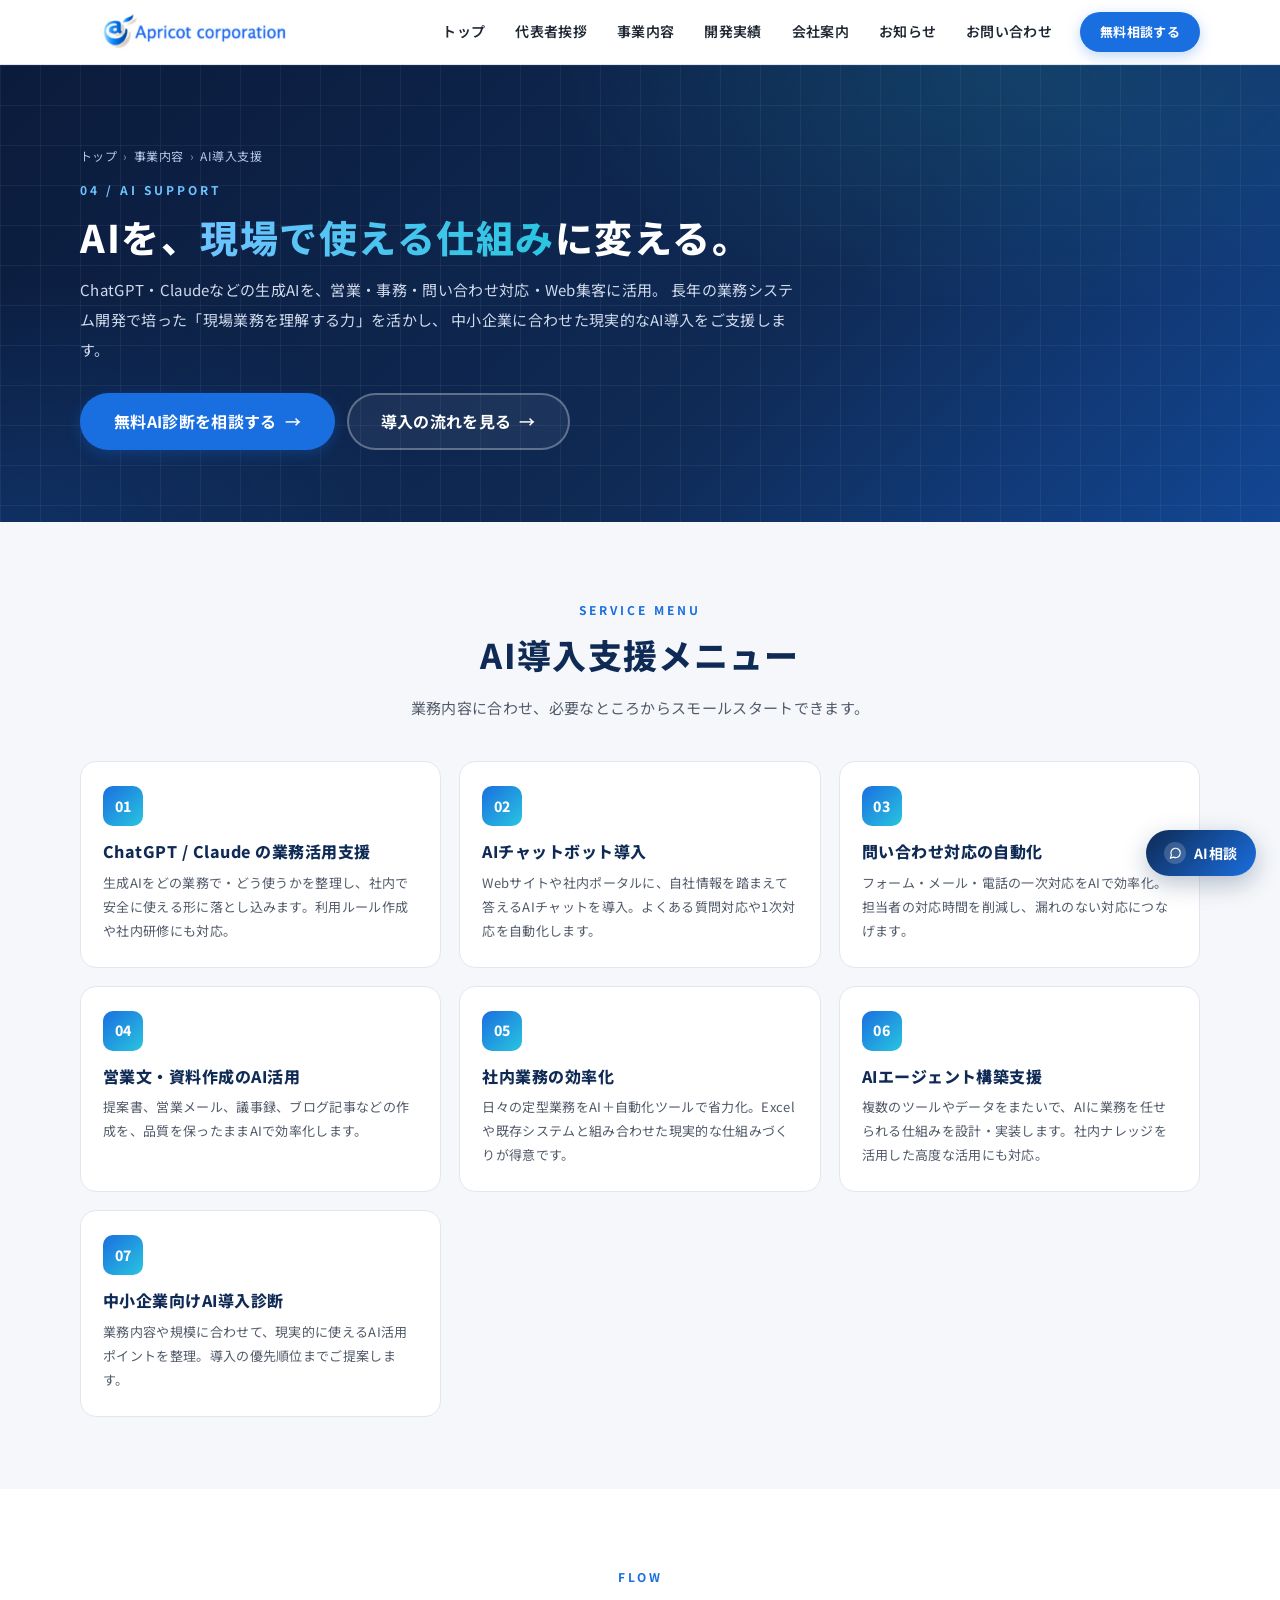
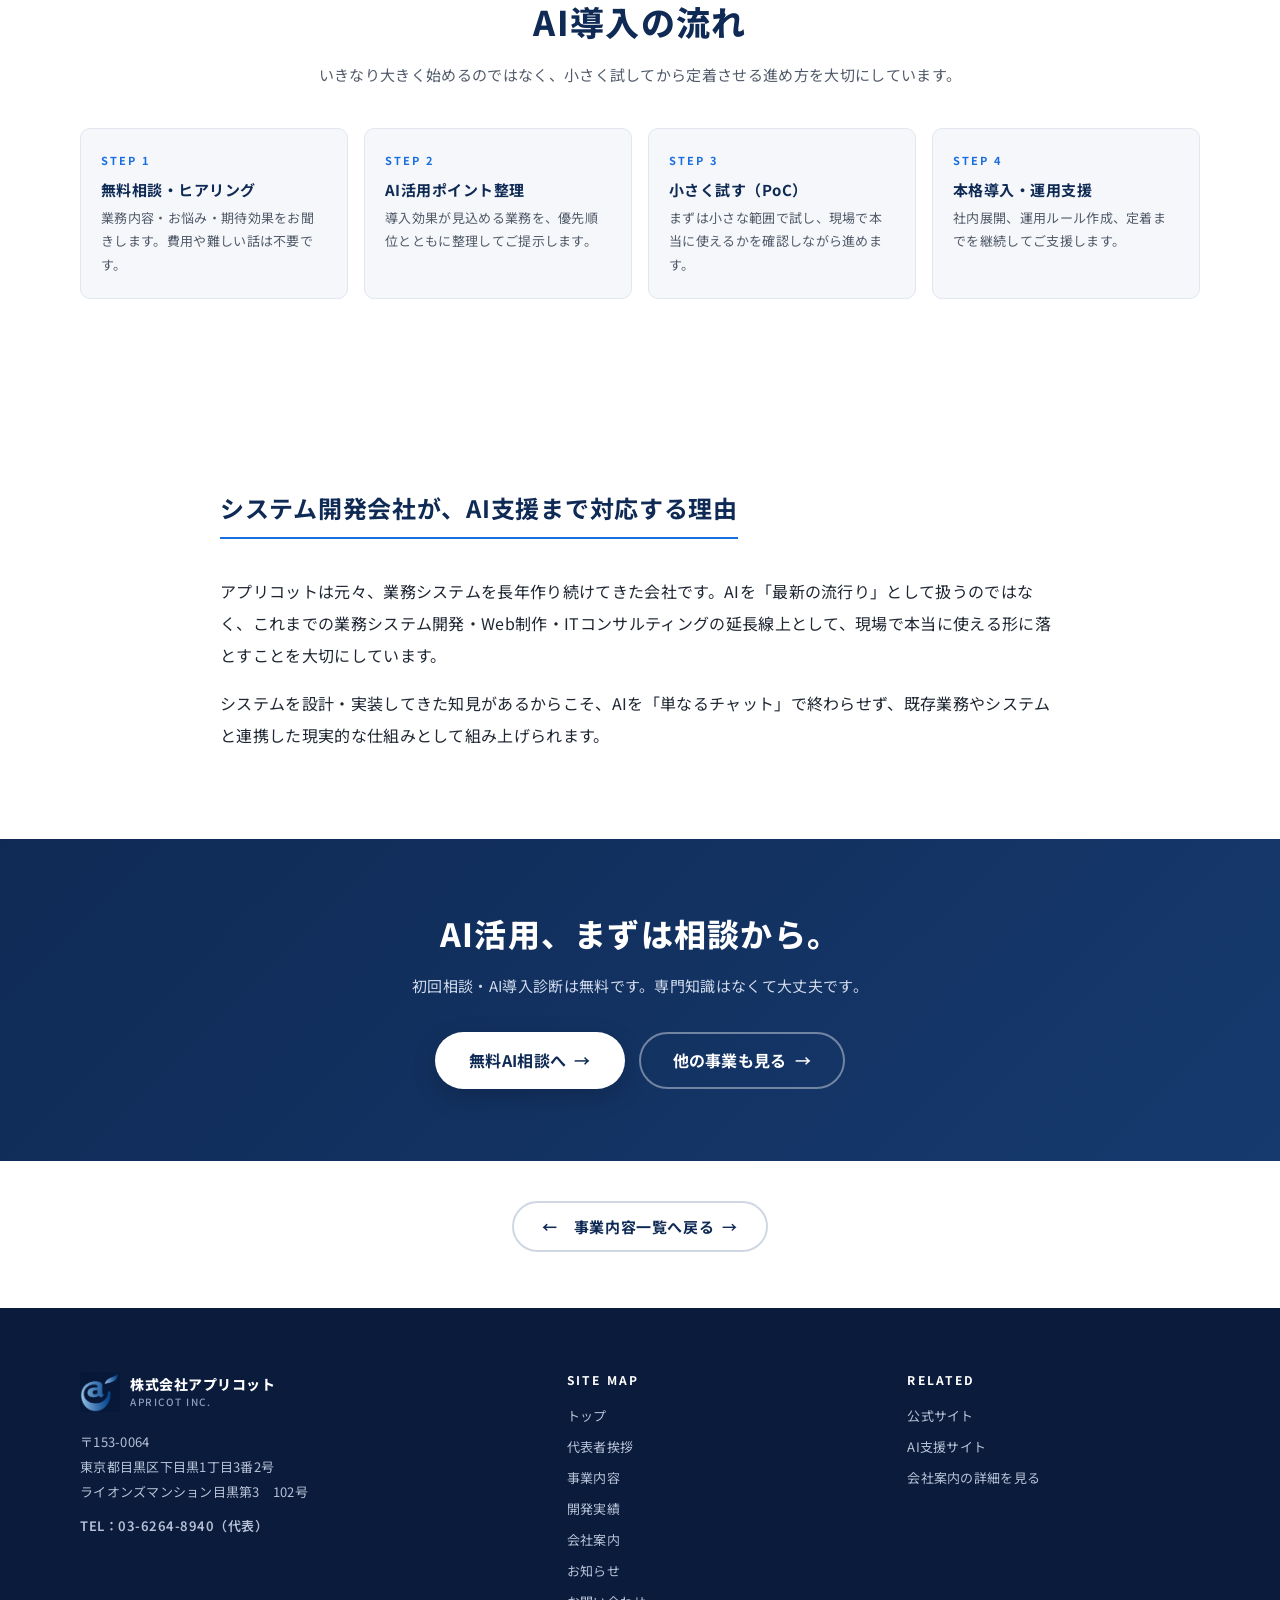
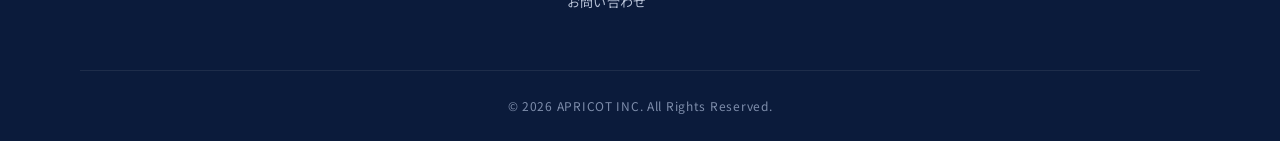
<file: service/ai-support/index.html>
<!doctype html>
<html lang="ja">
<head>
<meta charset="utf-8">
<meta name="viewport" content="width=device-width, initial-scale=1, viewport-fit=cover">
<title>AI導入支援｜株式会社アプリコット</title>
<meta name="description" content="株式会社アプリコットのAI導入支援。ChatGPT・Claudeなどの生成AIを、業務で本当に使える仕組みに変えるご支援を行います。AIチャットボット、業務自動化、AIエージェント構築まで対応。">
<meta name="theme-color" content="#0F2A55">
<link rel="preconnect" href="https://fonts.googleapis.com">
<link rel="preconnect" href="https://fonts.gstatic.com" crossorigin>
<link href="https://fonts.googleapis.com/css2?family=Noto+Sans+JP:wght@400;500;600;700;800&display=swap" rel="stylesheet">
<link rel="stylesheet" href="../../assets/css/common.css">
<style>
  /* AI support 専用アクセント */
  .ai-hero-bg {
    background:
      radial-gradient(800px 400px at 80% 0%, rgba(41,197,224,.15), transparent 60%),
      radial-gradient(700px 400px at 0% 100%, rgba(26,111,224,.18), transparent 60%),
      linear-gradient(135deg, #0B1B3B 0%, #0F2A55 60%, #155CC2 130%);
    color: #fff;
    padding: 80px 0 72px;
    position: relative;
    overflow: hidden;
  }
  .ai-hero-bg::before {
    content: "";
    position: absolute; inset: 0;
    background-image:
      linear-gradient(rgba(255,255,255,.05) 1px, transparent 1px),
      linear-gradient(90deg, rgba(255,255,255,.05) 1px, transparent 1px);
    background-size: 40px 40px;
    pointer-events: none;
  }
  .ai-hero-bg .breadcrumb,
  .ai-hero-bg .breadcrumb a { color: #B6C8E8; }
  .ai-hero-bg .breadcrumb a:hover { color: #fff; }
  .ai-hero-bg .page-header__eyebrow { color: #6EC4FF; }
  .ai-hero-bg h1 { color: #fff; }
  .ai-hero-bg h1 .accent {
    background: linear-gradient(90deg, #6EC4FF 0%, #29C5E0 100%);
    -webkit-background-clip: text; background-clip: text; color: transparent;
  }
  .ai-hero-bg .page-header__lead { color: #D0DAEC; }
  .ai-hero-bg__inner { position: relative; z-index: 1; }

  .ai-services {
    background: var(--c-bg-soft);
  }
  .ai-services__grid {
    display: grid;
    gap: 18px;
    grid-template-columns: 1fr;
  }
  @media (min-width: 640px) { .ai-services__grid { grid-template-columns: repeat(2, 1fr); } }
  @media (min-width: 1000px) { .ai-services__grid { grid-template-columns: repeat(3, 1fr); } }
  .ai-service-card {
    background: #fff;
    border: 1px solid var(--c-border);
    border-radius: var(--radius-lg);
    padding: 24px 22px;
    transition: transform .2s var(--ease), box-shadow .2s var(--ease), border-color .2s var(--ease);
  }
  .ai-service-card:hover { transform: translateY(-3px); box-shadow: var(--shadow); border-color: #C0E4FF; }
  .ai-service-card__icon {
    width: 40px; height: 40px;
    border-radius: 10px;
    background: linear-gradient(135deg, var(--c-blue) 0%, var(--c-cyan) 100%);
    color: #fff;
    display: grid; place-items: center;
    font-weight: 800;
    font-size: 14px;
    margin-bottom: 14px;
  }
  .ai-service-card__title { font-size: 16px; font-weight: 800; margin-bottom: 8px; }
  .ai-service-card__text { font-size: 13px; color: var(--c-text-sub); line-height: 1.85; }

  .ai-flow {
    background: #fff;
  }
  .ai-flow__list {
    counter-reset: step;
    display: grid; gap: 16px;
    grid-template-columns: 1fr;
  }
  @media (min-width: 768px) { .ai-flow__list { grid-template-columns: repeat(4, 1fr); } }
  .ai-flow__item {
    background: var(--c-bg-soft);
    border: 1px solid var(--c-border);
    border-radius: var(--radius);
    padding: 22px 20px;
    counter-increment: step;
    position: relative;
  }
  .ai-flow__item::before {
    content: "STEP " counter(step);
    display: block;
    font-size: 11px;
    font-weight: 700;
    letter-spacing: .18em;
    color: var(--c-blue);
    margin-bottom: 8px;
  }
  .ai-flow__item h3 { font-size: 15px; margin-bottom: 6px; }
  .ai-flow__item p { font-size: 13px; color: var(--c-text-sub); line-height: 1.8; }
</style>
</head>
<body>

<!-- ============== HEADER ============== -->
<header class="site-header">
  <div class="site-header__inner">
    <a href="../../index.html" class="site-header__logo" aria-label="株式会社アプリコット トップへ">
      <img src="../../assets/images/apricot-logo.png" alt="株式会社アプリコット ロゴ" class="site-header__logo-img">
    </a>

    <nav class="site-nav" aria-label="グローバルナビゲーション">
      <ul class="site-nav__list">
        <li class="site-nav__item"><a href="../../index.html" class="site-nav__link">トップ</a></li>
        <li class="site-nav__item"><a href="../../message.html" class="site-nav__link">代表者挨拶</a></li>
        <li class="site-nav__item"><a href="../../service/index.html" class="site-nav__link">事業内容</a></li>
        <li class="site-nav__item"><a href="../../works/index.html" class="site-nav__link">開発実績</a></li>
        <li class="site-nav__item"><a href="../../company/index.html" class="site-nav__link">会社案内</a></li>
        <li class="site-nav__item"><a href="../../news/index.html" class="site-nav__link">お知らせ</a></li>
        <li class="site-nav__item"><a href="../../contact/index.html" class="site-nav__link">お問い合わせ</a></li>
      </ul>
      <a href="../../contact/index.html" class="btn btn--blue btn--sm site-nav__cta btn--no-arrow">無料相談する</a>
    </nav>

    <button class="hamburger" type="button" data-hamburger aria-label="メニューを開く" aria-expanded="false" aria-controls="mobile-nav">
      <span class="hamburger__lines" aria-hidden="true"><span></span><span></span><span></span></span>
    </button>
  </div>

  <nav class="mobile-nav" id="mobile-nav" data-mobile-nav aria-label="モバイルナビゲーション">
    <ul class="mobile-nav__list">
      <li><a href="../../index.html" class="mobile-nav__link">トップ</a></li>
      <li><a href="../../message.html" class="mobile-nav__link">代表者挨拶</a></li>
      <li><a href="../../service/index.html" class="mobile-nav__link">事業内容</a></li>
      <li><a href="../../works/index.html" class="mobile-nav__link">開発実績</a></li>
      <li><a href="../../company/index.html" class="mobile-nav__link">会社案内</a></li>
      <li><a href="../../news/index.html" class="mobile-nav__link">お知らせ</a></li>
      <li><a href="../../contact/index.html" class="mobile-nav__link">お問い合わせ</a></li>
    </ul>
    <div class="mobile-nav__cta">
      <a href="../../contact/index.html" class="btn btn--blue">無料相談する</a>
    </div>
  </nav>
</header>

<main>
  <section class="ai-hero-bg">
    <div class="container ai-hero-bg__inner">
      <p class="breadcrumb"><a href="../../index.html">トップ</a><span class="breadcrumb__sep">›</span><a href="../index.html">事業内容</a><span class="breadcrumb__sep">›</span>AI導入支援</p>
      <p class="page-header__eyebrow">04 / AI SUPPORT</p>
      <h1 class="page-header__title">
        AIを、<span class="accent">現場で使える仕組み</span>に変える。
      </h1>
      <p class="page-header__lead">
        ChatGPT・Claudeなどの生成AIを、営業・事務・問い合わせ対応・Web集客に活用。
        長年の業務システム開発で培った「現場業務を理解する力」を活かし、
        中小企業に合わせた現実的なAI導入をご支援します。
      </p>
      <div class="hero__ctas" style="margin-top:28px;">
        <a href="../../contact/index.html" class="btn btn--blue btn--lg">無料AI診断を相談する</a>
        <a href="#flow" class="btn btn--ghost btn--lg" style="background:rgba(255,255,255,.06); border-color:rgba(255,255,255,.3); color:#fff;">導入の流れを見る</a>
      </div>
    </div>
  </section>

  <section class="section ai-services" id="menu">
    <div class="container">
      <div class="section__head">
        <span class="section__eyebrow">SERVICE MENU</span>
        <h2 class="section__title">AI導入支援メニュー</h2>
        <p class="section__lead">業務内容に合わせ、必要なところからスモールスタートできます。</p>
      </div>

      <div class="ai-services__grid">
        <div class="ai-service-card">
          <div class="ai-service-card__icon">01</div>
          <h3 class="ai-service-card__title">ChatGPT / Claude の業務活用支援</h3>
          <p class="ai-service-card__text">生成AIをどの業務で・どう使うかを整理し、社内で安全に使える形に落とし込みます。利用ルール作成や社内研修にも対応。</p>
        </div>
        <div class="ai-service-card">
          <div class="ai-service-card__icon">02</div>
          <h3 class="ai-service-card__title">AIチャットボット導入</h3>
          <p class="ai-service-card__text">Webサイトや社内ポータルに、自社情報を踏まえて答えるAIチャットを導入。よくある質問対応や1次対応を自動化します。</p>
        </div>
        <div class="ai-service-card">
          <div class="ai-service-card__icon">03</div>
          <h3 class="ai-service-card__title">問い合わせ対応の自動化</h3>
          <p class="ai-service-card__text">フォーム・メール・電話の一次対応をAIで効率化。担当者の対応時間を削減し、漏れのない対応につなげます。</p>
        </div>
        <div class="ai-service-card">
          <div class="ai-service-card__icon">04</div>
          <h3 class="ai-service-card__title">営業文・資料作成のAI活用</h3>
          <p class="ai-service-card__text">提案書、営業メール、議事録、ブログ記事などの作成を、品質を保ったままAIで効率化します。</p>
        </div>
        <div class="ai-service-card">
          <div class="ai-service-card__icon">05</div>
          <h3 class="ai-service-card__title">社内業務の効率化</h3>
          <p class="ai-service-card__text">日々の定型業務をAI＋自動化ツールで省力化。Excelや既存システムと組み合わせた現実的な仕組みづくりが得意です。</p>
        </div>
        <div class="ai-service-card">
          <div class="ai-service-card__icon">06</div>
          <h3 class="ai-service-card__title">AIエージェント構築支援</h3>
          <p class="ai-service-card__text">複数のツールやデータをまたいで、AIに業務を任せられる仕組みを設計・実装します。社内ナレッジを活用した高度な活用にも対応。</p>
        </div>
        <div class="ai-service-card">
          <div class="ai-service-card__icon">07</div>
          <h3 class="ai-service-card__title">中小企業向けAI導入診断</h3>
          <p class="ai-service-card__text">業務内容や規模に合わせて、現実的に使えるAI活用ポイントを整理。導入の優先順位までご提案します。</p>
        </div>
      </div>
    </div>
  </section>

  <section class="section ai-flow" id="flow">
    <div class="container">
      <div class="section__head">
        <span class="section__eyebrow">FLOW</span>
        <h2 class="section__title">AI導入の流れ</h2>
        <p class="section__lead">いきなり大きく始めるのではなく、小さく試してから定着させる進め方を大切にしています。</p>
      </div>
      <ol class="ai-flow__list">
        <li class="ai-flow__item">
          <h3>無料相談・ヒアリング</h3>
          <p>業務内容・お悩み・期待効果をお聞きします。費用や難しい話は不要です。</p>
        </li>
        <li class="ai-flow__item">
          <h3>AI活用ポイント整理</h3>
          <p>導入効果が見込める業務を、優先順位とともに整理してご提示します。</p>
        </li>
        <li class="ai-flow__item">
          <h3>小さく試す（PoC）</h3>
          <p>まずは小さな範囲で試し、現場で本当に使えるかを確認しながら進めます。</p>
        </li>
        <li class="ai-flow__item">
          <h3>本格導入・運用支援</h3>
          <p>社内展開、運用ルール作成、定着までを継続してご支援します。</p>
        </li>
      </ol>
    </div>
  </section>

  <section class="section">
    <div class="container container--narrow prose">
      <h2>システム開発会社が、AI支援まで対応する理由</h2>
      <p>アプリコットは元々、業務システムを長年作り続けてきた会社です。AIを「最新の流行り」として扱うのではなく、これまでの業務システム開発・Web制作・ITコンサルティングの延長線上として、現場で本当に使える形に落とすことを大切にしています。</p>
      <p>システムを設計・実装してきた知見があるからこそ、AIを「単なるチャット」で終わらせず、既存業務やシステムと連携した現実的な仕組みとして組み上げられます。</p>
</div>
  </section>

  <section class="section cta">
    <div class="container container--narrow">
      <h2 class="cta__title">AI活用、まずは相談から。</h2>
      <p class="cta__lead">初回相談・AI導入診断は無料です。専門知識はなくて大丈夫です。</p>
      <div class="cta__buttons">
        <a href="../../contact/index.html" class="btn btn--primary btn--lg">無料AI相談へ</a>
        <a href="../index.html" class="btn btn--ghost btn--lg">他の事業も見る</a>
      </div>
    </div>
  </section>
  <!-- ============== BACK NAV ============== -->
  <nav class="back-nav" aria-label="ページナビゲーション">
    <div class="container">
      <a href="../index.html" class="btn btn--ghost back-nav__btn"><span class="back-nav__arrow" aria-hidden="true">←</span>事業内容一覧へ戻る</a>
    </div>
  </nav>

</main>

<footer class="site-footer">
  <div class="container">
    <div class="site-footer__top">

      <div class="site-footer__brand">
        <a href="../../index.html" class="site-footer__logo-link">
          <img src="../../assets/images/footer-mark.png" alt="株式会社アプリコット ロゴマーク" class="site-footer__logo-mark">
          <span class="site-footer__logo-text">
            株式会社アプリコット
            <small>APRICOT INC.</small>
          </span>
        </a>
        <address class="site-footer__address">
          〒153-0064<br>
          東京都目黒区下目黒1丁目3番2号<br>
          ライオンズマンション目黒第3　102号
        </address>
        <p class="site-footer__tel">TEL：03-6264-8940（代表）</p>
      </div>

      <div class="site-footer__col">
        <h4>SITE MAP</h4>
        <ul>
          <li><a href="../../index.html">トップ</a></li>
          <li><a href="../../message.html">代表者挨拶</a></li>
          <li><a href="../../service/index.html">事業内容</a></li>
          <li><a href="../../works/index.html">開発実績</a></li>
          <li><a href="../../company/index.html">会社案内</a></li>
          <li><a href="../../news/index.html">お知らせ</a></li>
          <li><a href="../../contact/index.html">お問い合わせ</a></li>
        </ul>
      </div>

      <div class="site-footer__col">
        <h4>RELATED</h4>
        <ul>
          <li><a href="https://apricot-j.co.jp/apricot/" target="_blank" rel="noopener noreferrer">公式サイト</a></li>
          <li><a href="https://apricot-j.co.jp/AIsupport/" target="_blank" rel="noopener noreferrer">AI支援サイト</a></li>
          <li><a href="https://apricot-j.co.jp/apricot/company.html" target="_blank" rel="noopener noreferrer">会社案内の詳細を見る</a></li>
        </ul>
      </div>

    </div>

    <div class="site-footer__bottom">
      <span>© 2026 APRICOT INC. All Rights Reserved.</span>
    </div>
  </div>
</footer>
<script src="../../assets/js/common.js" defer></script>
</body>
</html>
</file>
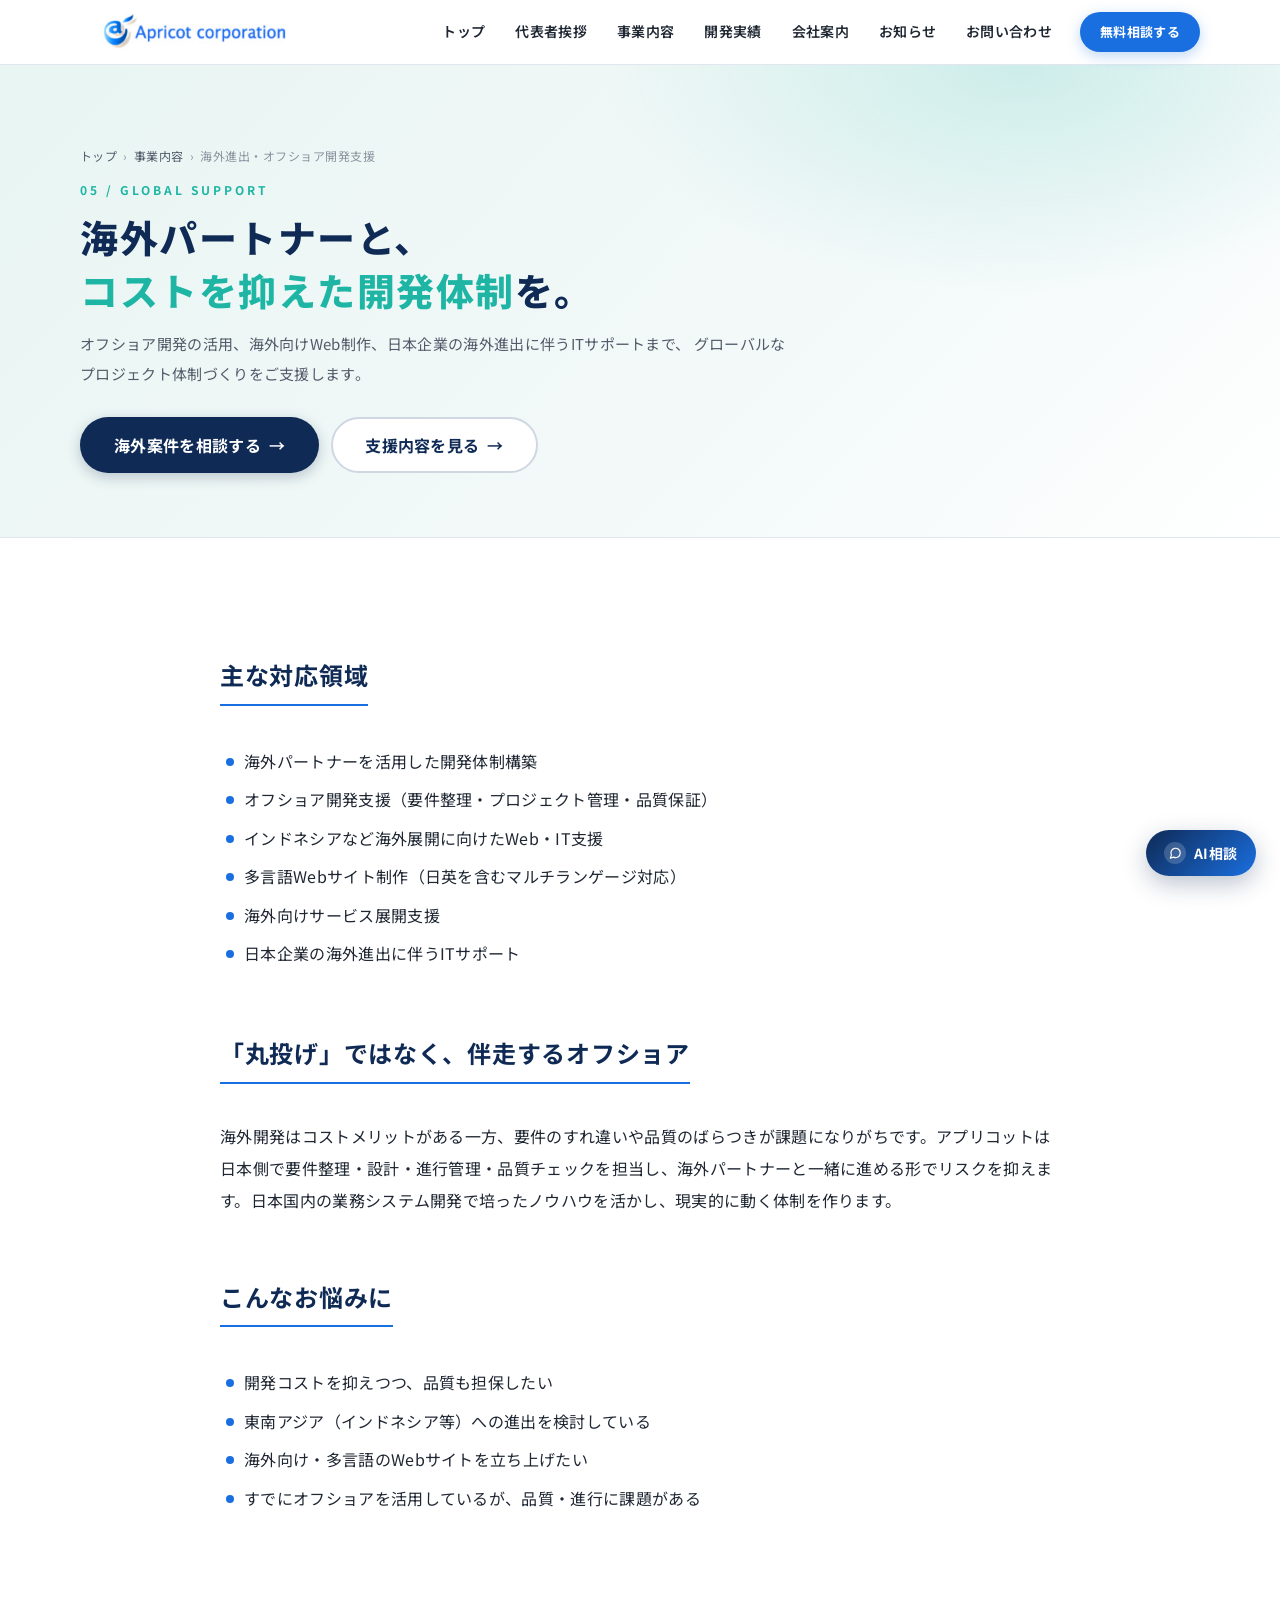
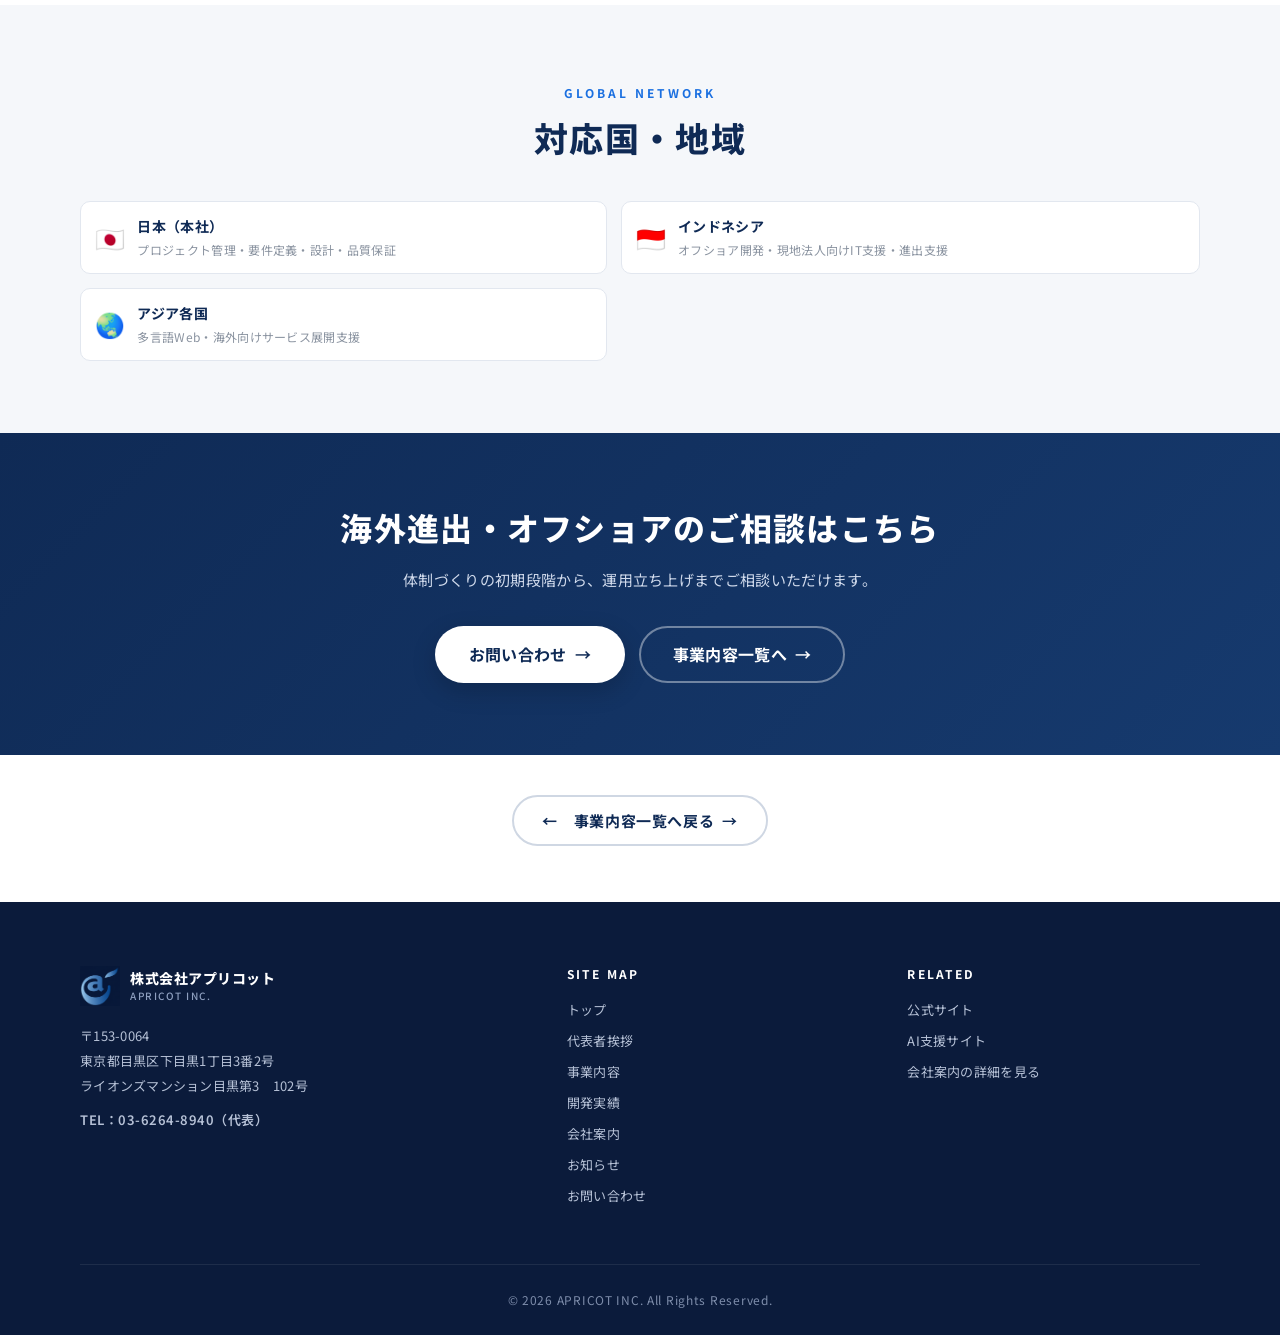
<file: service/global-support/index.html>
<!doctype html>
<html lang="ja">
<head>
<meta charset="utf-8">
<meta name="viewport" content="width=device-width, initial-scale=1, viewport-fit=cover">
<title>海外進出・オフショア開発支援｜株式会社アプリコット</title>
<meta name="description" content="株式会社アプリコットの海外進出・オフショア開発支援。海外パートナーや開発拠点を活用し、コストを抑えた開発体制や、インドネシア等での海外展開、多言語Webサイト制作までご支援します。">
<meta name="theme-color" content="#0F2A55">
<link rel="preconnect" href="https://fonts.googleapis.com">
<link rel="preconnect" href="https://fonts.gstatic.com" crossorigin>
<link href="https://fonts.googleapis.com/css2?family=Noto+Sans+JP:wght@400;500;600;700;800&display=swap" rel="stylesheet">
<link rel="stylesheet" href="../../assets/css/common.css">
<style>
  .global-hero {
    background:
      radial-gradient(700px 380px at 80% 0%, rgba(31,181,165,.18), transparent 60%),
      linear-gradient(135deg, #E8F5F2 0%, #F5FAFA 70%, #FFFFFF 100%);
    padding: 80px 0 64px;
    border-bottom: 1px solid var(--c-border);
    position: relative;
    overflow: hidden;
  }
  .global-hero .page-header__eyebrow { color: var(--c-teal); }
  .global-hero h1 .accent { color: var(--c-teal); }
  .global-hero__inner { position: relative; z-index: 1; }
</style>
</head>
<body>

<!-- ============== HEADER ============== -->
<header class="site-header">
  <div class="site-header__inner">
    <a href="../../index.html" class="site-header__logo" aria-label="株式会社アプリコット トップへ">
      <img src="../../assets/images/apricot-logo.png" alt="株式会社アプリコット ロゴ" class="site-header__logo-img">
    </a>

    <nav class="site-nav" aria-label="グローバルナビゲーション">
      <ul class="site-nav__list">
        <li class="site-nav__item"><a href="../../index.html" class="site-nav__link">トップ</a></li>
        <li class="site-nav__item"><a href="../../message.html" class="site-nav__link">代表者挨拶</a></li>
        <li class="site-nav__item"><a href="../../service/index.html" class="site-nav__link">事業内容</a></li>
        <li class="site-nav__item"><a href="../../works/index.html" class="site-nav__link">開発実績</a></li>
        <li class="site-nav__item"><a href="../../company/index.html" class="site-nav__link">会社案内</a></li>
        <li class="site-nav__item"><a href="../../news/index.html" class="site-nav__link">お知らせ</a></li>
        <li class="site-nav__item"><a href="../../contact/index.html" class="site-nav__link">お問い合わせ</a></li>
      </ul>
      <a href="../../contact/index.html" class="btn btn--blue btn--sm site-nav__cta btn--no-arrow">無料相談する</a>
    </nav>

    <button class="hamburger" type="button" data-hamburger aria-label="メニューを開く" aria-expanded="false" aria-controls="mobile-nav">
      <span class="hamburger__lines" aria-hidden="true"><span></span><span></span><span></span></span>
    </button>
  </div>

  <nav class="mobile-nav" id="mobile-nav" data-mobile-nav aria-label="モバイルナビゲーション">
    <ul class="mobile-nav__list">
      <li><a href="../../index.html" class="mobile-nav__link">トップ</a></li>
      <li><a href="../../message.html" class="mobile-nav__link">代表者挨拶</a></li>
      <li><a href="../../service/index.html" class="mobile-nav__link">事業内容</a></li>
      <li><a href="../../works/index.html" class="mobile-nav__link">開発実績</a></li>
      <li><a href="../../company/index.html" class="mobile-nav__link">会社案内</a></li>
      <li><a href="../../news/index.html" class="mobile-nav__link">お知らせ</a></li>
      <li><a href="../../contact/index.html" class="mobile-nav__link">お問い合わせ</a></li>
    </ul>
    <div class="mobile-nav__cta">
      <a href="../../contact/index.html" class="btn btn--blue">無料相談する</a>
    </div>
  </nav>
</header>

<main>
  <section class="global-hero">
    <div class="container global-hero__inner">
      <p class="breadcrumb"><a href="../../index.html">トップ</a><span class="breadcrumb__sep">›</span><a href="../index.html">事業内容</a><span class="breadcrumb__sep">›</span>海外進出・オフショア開発支援</p>
      <p class="page-header__eyebrow">05 / GLOBAL SUPPORT</p>
      <h1 class="page-header__title">
        海外パートナーと、<br>
        <span class="accent">コストを抑えた開発体制</span>を。
      </h1>
      <p class="page-header__lead">
        オフショア開発の活用、海外向けWeb制作、日本企業の海外進出に伴うITサポートまで、
        グローバルなプロジェクト体制づくりをご支援します。
      </p>
      <div class="hero__ctas" style="margin-top:28px;">
        <a href="../../contact/index.html" class="btn btn--primary btn--lg">海外案件を相談する</a>
        <a href="#menu" class="btn btn--ghost btn--lg">支援内容を見る</a>
      </div>
    </div>
  </section>

  <section class="section" id="menu">
    <div class="container container--narrow prose">
      <h2>主な対応領域</h2>
      <ul>
        <li>海外パートナーを活用した開発体制構築</li>
        <li>オフショア開発支援（要件整理・プロジェクト管理・品質保証）</li>
        <li>インドネシアなど海外展開に向けたWeb・IT支援</li>
        <li>多言語Webサイト制作（日英を含むマルチランゲージ対応）</li>
        <li>海外向けサービス展開支援</li>
        <li>日本企業の海外進出に伴うITサポート</li>
      </ul>

      <h2>「丸投げ」ではなく、伴走するオフショア</h2>
      <p>海外開発はコストメリットがある一方、要件のすれ違いや品質のばらつきが課題になりがちです。アプリコットは日本側で要件整理・設計・進行管理・品質チェックを担当し、海外パートナーと一緒に進める形でリスクを抑えます。日本国内の業務システム開発で培ったノウハウを活かし、現実的に動く体制を作ります。</p>

      <h2>こんなお悩みに</h2>
      <ul>
        <li>開発コストを抑えつつ、品質も担保したい</li>
        <li>東南アジア（インドネシア等）への進出を検討している</li>
        <li>海外向け・多言語のWebサイトを立ち上げたい</li>
        <li>すでにオフショアを活用しているが、品質・進行に課題がある</li>
      </ul>
    </div>
  </section>

  <section class="section bridge">
    <div class="container">
      <div class="section__head">
        <span class="section__eyebrow">GLOBAL NETWORK</span>
        <h2 class="section__title">対応国・地域</h2>
      </div>
      <div class="global-promo__inner" style="display:grid; gap:14px;">
        <div class="global-promo__country" style="background:#fff;">
          <span class="global-promo__flag">🇯🇵</span>
          <div>
            <div class="global-promo__country-name">日本（本社）</div>
            <div class="global-promo__country-note">プロジェクト管理・要件定義・設計・品質保証</div>
          </div>
        </div>
        <div class="global-promo__country" style="background:#fff;">
          <span class="global-promo__flag">🇮🇩</span>
          <div>
            <div class="global-promo__country-name">インドネシア</div>
            <div class="global-promo__country-note">オフショア開発・現地法人向けIT支援・進出支援</div>
          </div>
        </div>
        <div class="global-promo__country" style="background:#fff;">
          <span class="global-promo__flag">🌏</span>
          <div>
            <div class="global-promo__country-name">アジア各国</div>
            <div class="global-promo__country-note">多言語Web・海外向けサービス展開支援</div>
          </div>
        </div>
      </div>
    </div>
  </section>

  <section class="section cta">
    <div class="container container--narrow">
      <h2 class="cta__title">海外進出・オフショアのご相談はこちら</h2>
      <p class="cta__lead">体制づくりの初期段階から、運用立ち上げまでご相談いただけます。</p>
      <div class="cta__buttons">
        <a href="../../contact/index.html" class="btn btn--primary btn--lg">お問い合わせ</a>
        <a href="../index.html" class="btn btn--ghost btn--lg">事業内容一覧へ</a>
      </div>
    </div>
  </section>
  <!-- ============== BACK NAV ============== -->
  <nav class="back-nav" aria-label="ページナビゲーション">
    <div class="container">
      <a href="../index.html" class="btn btn--ghost back-nav__btn"><span class="back-nav__arrow" aria-hidden="true">←</span>事業内容一覧へ戻る</a>
    </div>
  </nav>

</main>

<footer class="site-footer">
  <div class="container">
    <div class="site-footer__top">

      <div class="site-footer__brand">
        <a href="../../index.html" class="site-footer__logo-link">
          <img src="../../assets/images/footer-mark.png" alt="株式会社アプリコット ロゴマーク" class="site-footer__logo-mark">
          <span class="site-footer__logo-text">
            株式会社アプリコット
            <small>APRICOT INC.</small>
          </span>
        </a>
        <address class="site-footer__address">
          〒153-0064<br>
          東京都目黒区下目黒1丁目3番2号<br>
          ライオンズマンション目黒第3　102号
        </address>
        <p class="site-footer__tel">TEL：03-6264-8940（代表）</p>
      </div>

      <div class="site-footer__col">
        <h4>SITE MAP</h4>
        <ul>
          <li><a href="../../index.html">トップ</a></li>
          <li><a href="../../message.html">代表者挨拶</a></li>
          <li><a href="../../service/index.html">事業内容</a></li>
          <li><a href="../../works/index.html">開発実績</a></li>
          <li><a href="../../company/index.html">会社案内</a></li>
          <li><a href="../../news/index.html">お知らせ</a></li>
          <li><a href="../../contact/index.html">お問い合わせ</a></li>
        </ul>
      </div>

      <div class="site-footer__col">
        <h4>RELATED</h4>
        <ul>
          <li><a href="https://apricot-j.co.jp/apricot/" target="_blank" rel="noopener noreferrer">公式サイト</a></li>
          <li><a href="https://apricot-j.co.jp/AIsupport/" target="_blank" rel="noopener noreferrer">AI支援サイト</a></li>
          <li><a href="https://apricot-j.co.jp/apricot/company.html" target="_blank" rel="noopener noreferrer">会社案内の詳細を見る</a></li>
        </ul>
      </div>

    </div>

    <div class="site-footer__bottom">
      <span>© 2026 APRICOT INC. All Rights Reserved.</span>
    </div>
  </div>
</footer>
<script src="../../assets/js/common.js" defer></script>
</body>
</html>
</file>
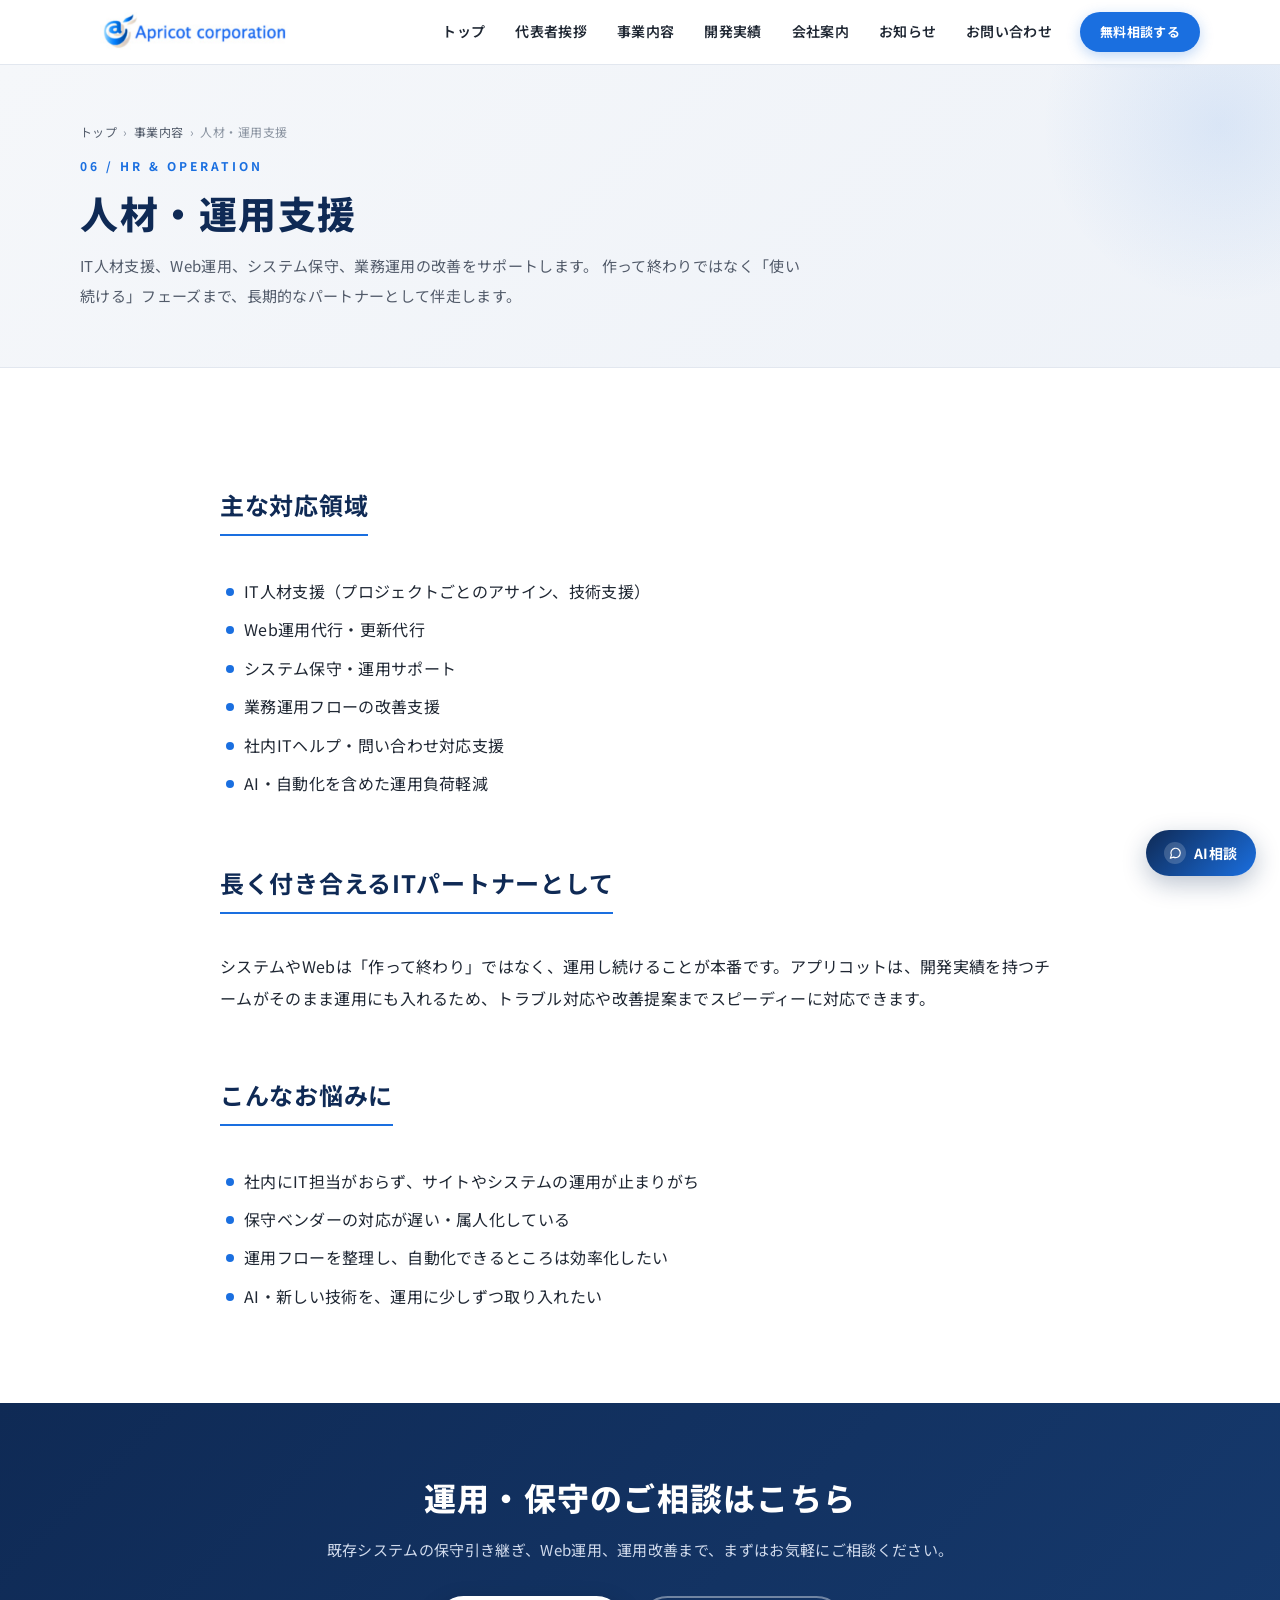
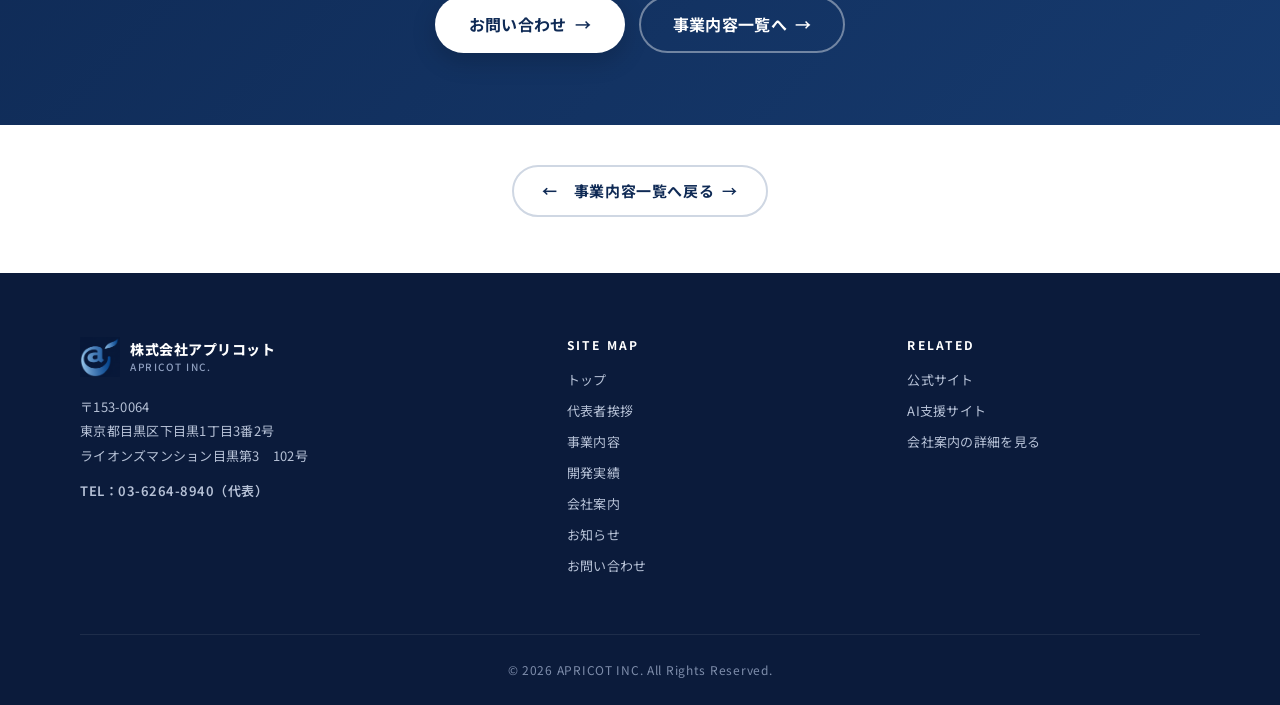
<file: service/hr-operation/index.html>
<!doctype html>
<html lang="ja">
<head>
<meta charset="utf-8">
<meta name="viewport" content="width=device-width, initial-scale=1, viewport-fit=cover">
<title>人材・運用支援｜株式会社アプリコット</title>
<meta name="description" content="株式会社アプリコットの人材・運用支援。IT人材支援、Web運用、システム保守、業務運用の改善をサポートします。">
<meta name="theme-color" content="#0F2A55">
<link rel="preconnect" href="https://fonts.googleapis.com">
<link rel="preconnect" href="https://fonts.gstatic.com" crossorigin>
<link href="https://fonts.googleapis.com/css2?family=Noto+Sans+JP:wght@400;500;600;700;800&display=swap" rel="stylesheet">
<link rel="stylesheet" href="../../assets/css/common.css">
</head>
<body>

<!-- ============== HEADER ============== -->
<header class="site-header">
  <div class="site-header__inner">
    <a href="../../index.html" class="site-header__logo" aria-label="株式会社アプリコット トップへ">
      <img src="../../assets/images/apricot-logo.png" alt="株式会社アプリコット ロゴ" class="site-header__logo-img">
    </a>

    <nav class="site-nav" aria-label="グローバルナビゲーション">
      <ul class="site-nav__list">
        <li class="site-nav__item"><a href="../../index.html" class="site-nav__link">トップ</a></li>
        <li class="site-nav__item"><a href="../../message.html" class="site-nav__link">代表者挨拶</a></li>
        <li class="site-nav__item"><a href="../../service/index.html" class="site-nav__link">事業内容</a></li>
        <li class="site-nav__item"><a href="../../works/index.html" class="site-nav__link">開発実績</a></li>
        <li class="site-nav__item"><a href="../../company/index.html" class="site-nav__link">会社案内</a></li>
        <li class="site-nav__item"><a href="../../news/index.html" class="site-nav__link">お知らせ</a></li>
        <li class="site-nav__item"><a href="../../contact/index.html" class="site-nav__link">お問い合わせ</a></li>
      </ul>
      <a href="../../contact/index.html" class="btn btn--blue btn--sm site-nav__cta btn--no-arrow">無料相談する</a>
    </nav>

    <button class="hamburger" type="button" data-hamburger aria-label="メニューを開く" aria-expanded="false" aria-controls="mobile-nav">
      <span class="hamburger__lines" aria-hidden="true"><span></span><span></span><span></span></span>
    </button>
  </div>

  <nav class="mobile-nav" id="mobile-nav" data-mobile-nav aria-label="モバイルナビゲーション">
    <ul class="mobile-nav__list">
      <li><a href="../../index.html" class="mobile-nav__link">トップ</a></li>
      <li><a href="../../message.html" class="mobile-nav__link">代表者挨拶</a></li>
      <li><a href="../../service/index.html" class="mobile-nav__link">事業内容</a></li>
      <li><a href="../../works/index.html" class="mobile-nav__link">開発実績</a></li>
      <li><a href="../../company/index.html" class="mobile-nav__link">会社案内</a></li>
      <li><a href="../../news/index.html" class="mobile-nav__link">お知らせ</a></li>
      <li><a href="../../contact/index.html" class="mobile-nav__link">お問い合わせ</a></li>
    </ul>
    <div class="mobile-nav__cta">
      <a href="../../contact/index.html" class="btn btn--blue">無料相談する</a>
    </div>
  </nav>
</header>

<main>
  <section class="page-header">
    <div class="container page-header__inner">
      <p class="breadcrumb"><a href="../../index.html">トップ</a><span class="breadcrumb__sep">›</span><a href="../index.html">事業内容</a><span class="breadcrumb__sep">›</span>人材・運用支援</p>
      <p class="page-header__eyebrow">06 / HR &amp; OPERATION</p>
      <h1 class="page-header__title">人材・運用支援</h1>
      <p class="page-header__lead">
        IT人材支援、Web運用、システム保守、業務運用の改善をサポートします。
        作って終わりではなく「使い続ける」フェーズまで、長期的なパートナーとして伴走します。
      </p>
    </div>
  </section>

  <section class="section">
    <div class="container container--narrow prose">
      <h2>主な対応領域</h2>
      <ul>
        <li>IT人材支援（プロジェクトごとのアサイン、技術支援）</li>
        <li>Web運用代行・更新代行</li>
        <li>システム保守・運用サポート</li>
        <li>業務運用フローの改善支援</li>
        <li>社内ITヘルプ・問い合わせ対応支援</li>
        <li>AI・自動化を含めた運用負荷軽減</li>
      </ul>

      <h2>長く付き合えるITパートナーとして</h2>
      <p>システムやWebは「作って終わり」ではなく、運用し続けることが本番です。アプリコットは、開発実績を持つチームがそのまま運用にも入れるため、トラブル対応や改善提案までスピーディーに対応できます。</p>

      <h2>こんなお悩みに</h2>
      <ul>
        <li>社内にIT担当がおらず、サイトやシステムの運用が止まりがち</li>
        <li>保守ベンダーの対応が遅い・属人化している</li>
        <li>運用フローを整理し、自動化できるところは効率化したい</li>
        <li>AI・新しい技術を、運用に少しずつ取り入れたい</li>
      </ul>
    </div>
  </section>

  <section class="section cta">
    <div class="container container--narrow">
      <h2 class="cta__title">運用・保守のご相談はこちら</h2>
      <p class="cta__lead">既存システムの保守引き継ぎ、Web運用、運用改善まで、まずはお気軽にご相談ください。</p>
      <div class="cta__buttons">
        <a href="../../contact/index.html" class="btn btn--primary btn--lg">お問い合わせ</a>
        <a href="../index.html" class="btn btn--ghost btn--lg">事業内容一覧へ</a>
      </div>
    </div>
  </section>
  <!-- ============== BACK NAV ============== -->
  <nav class="back-nav" aria-label="ページナビゲーション">
    <div class="container">
      <a href="../index.html" class="btn btn--ghost back-nav__btn"><span class="back-nav__arrow" aria-hidden="true">←</span>事業内容一覧へ戻る</a>
    </div>
  </nav>

</main>

<footer class="site-footer">
  <div class="container">
    <div class="site-footer__top">

      <div class="site-footer__brand">
        <a href="../../index.html" class="site-footer__logo-link">
          <img src="../../assets/images/footer-mark.png" alt="株式会社アプリコット ロゴマーク" class="site-footer__logo-mark">
          <span class="site-footer__logo-text">
            株式会社アプリコット
            <small>APRICOT INC.</small>
          </span>
        </a>
        <address class="site-footer__address">
          〒153-0064<br>
          東京都目黒区下目黒1丁目3番2号<br>
          ライオンズマンション目黒第3　102号
        </address>
        <p class="site-footer__tel">TEL：03-6264-8940（代表）</p>
      </div>

      <div class="site-footer__col">
        <h4>SITE MAP</h4>
        <ul>
          <li><a href="../../index.html">トップ</a></li>
          <li><a href="../../message.html">代表者挨拶</a></li>
          <li><a href="../../service/index.html">事業内容</a></li>
          <li><a href="../../works/index.html">開発実績</a></li>
          <li><a href="../../company/index.html">会社案内</a></li>
          <li><a href="../../news/index.html">お知らせ</a></li>
          <li><a href="../../contact/index.html">お問い合わせ</a></li>
        </ul>
      </div>

      <div class="site-footer__col">
        <h4>RELATED</h4>
        <ul>
          <li><a href="https://apricot-j.co.jp/apricot/" target="_blank" rel="noopener noreferrer">公式サイト</a></li>
          <li><a href="https://apricot-j.co.jp/AIsupport/" target="_blank" rel="noopener noreferrer">AI支援サイト</a></li>
          <li><a href="https://apricot-j.co.jp/apricot/company.html" target="_blank" rel="noopener noreferrer">会社案内の詳細を見る</a></li>
        </ul>
      </div>

    </div>

    <div class="site-footer__bottom">
      <span>© 2026 APRICOT INC. All Rights Reserved.</span>
    </div>
  </div>
</footer>
<script src="../../assets/js/common.js" defer></script>
</body>
</html>
</file>
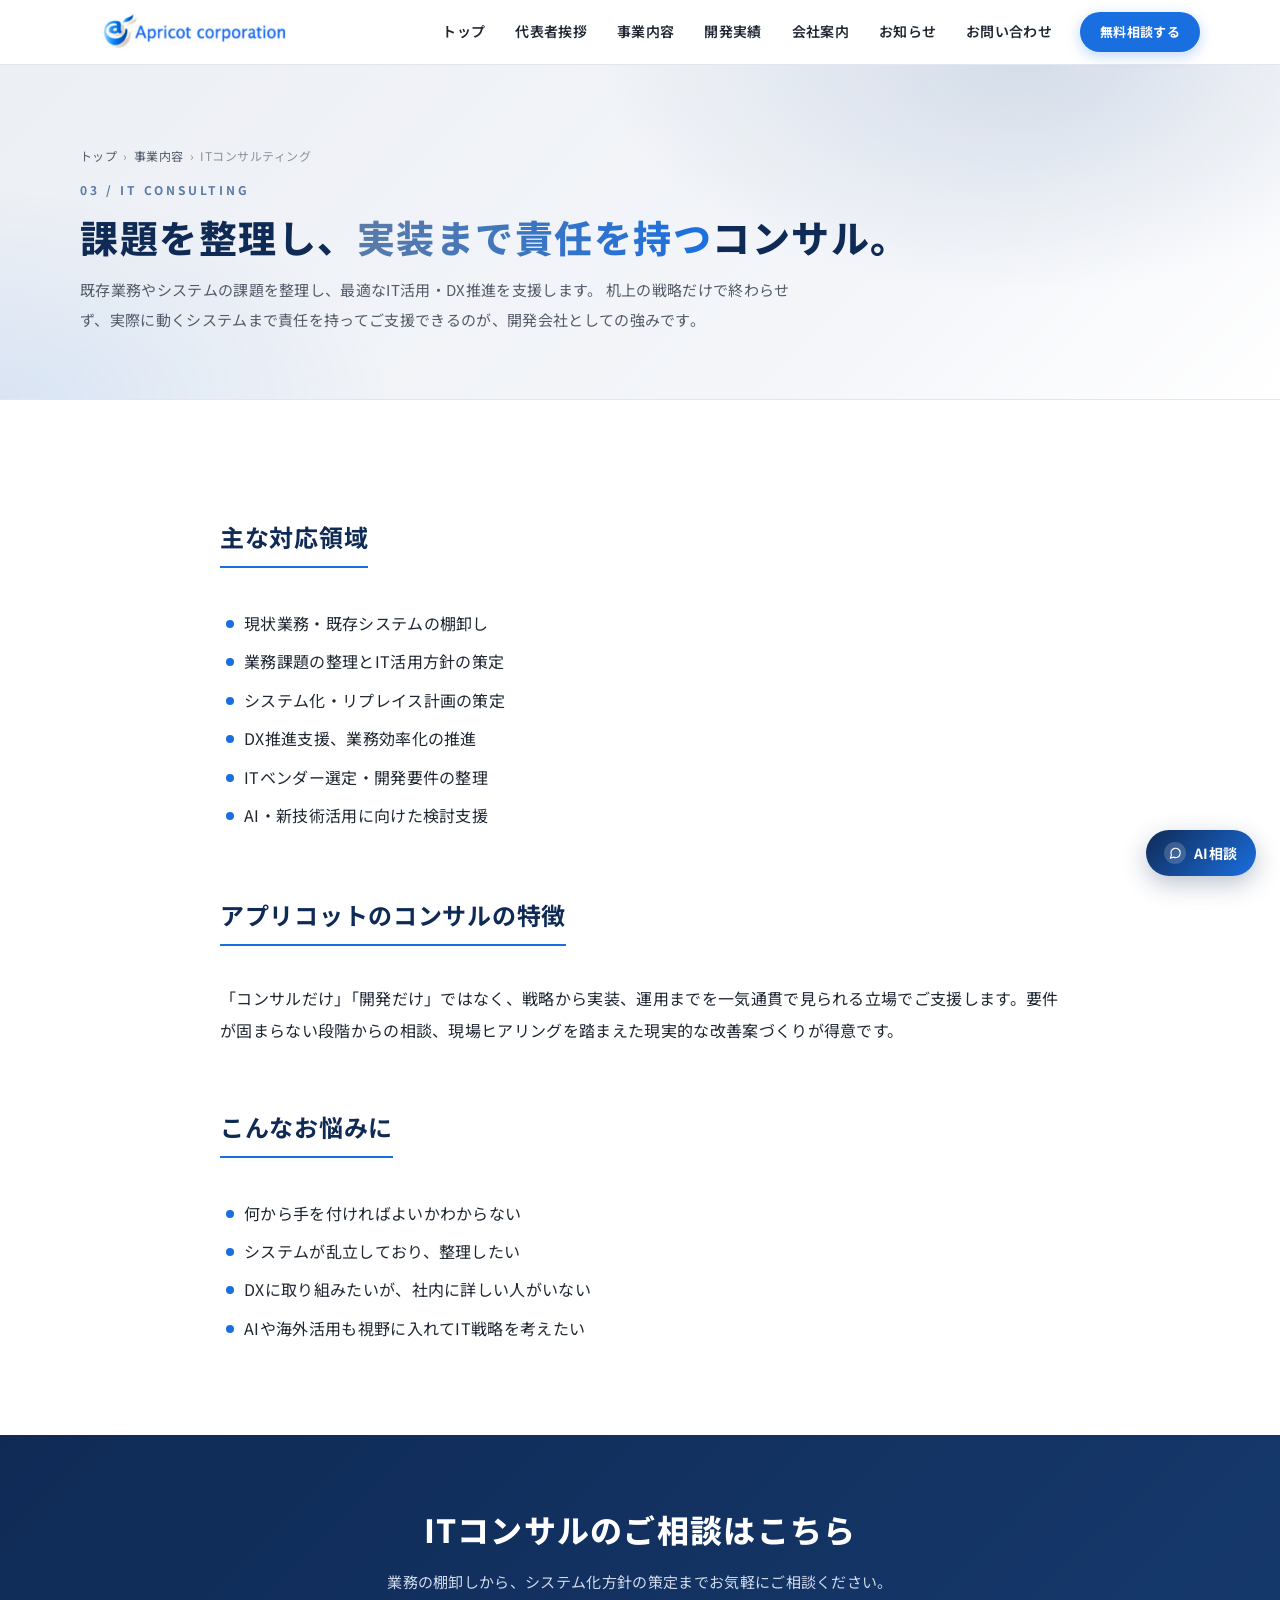
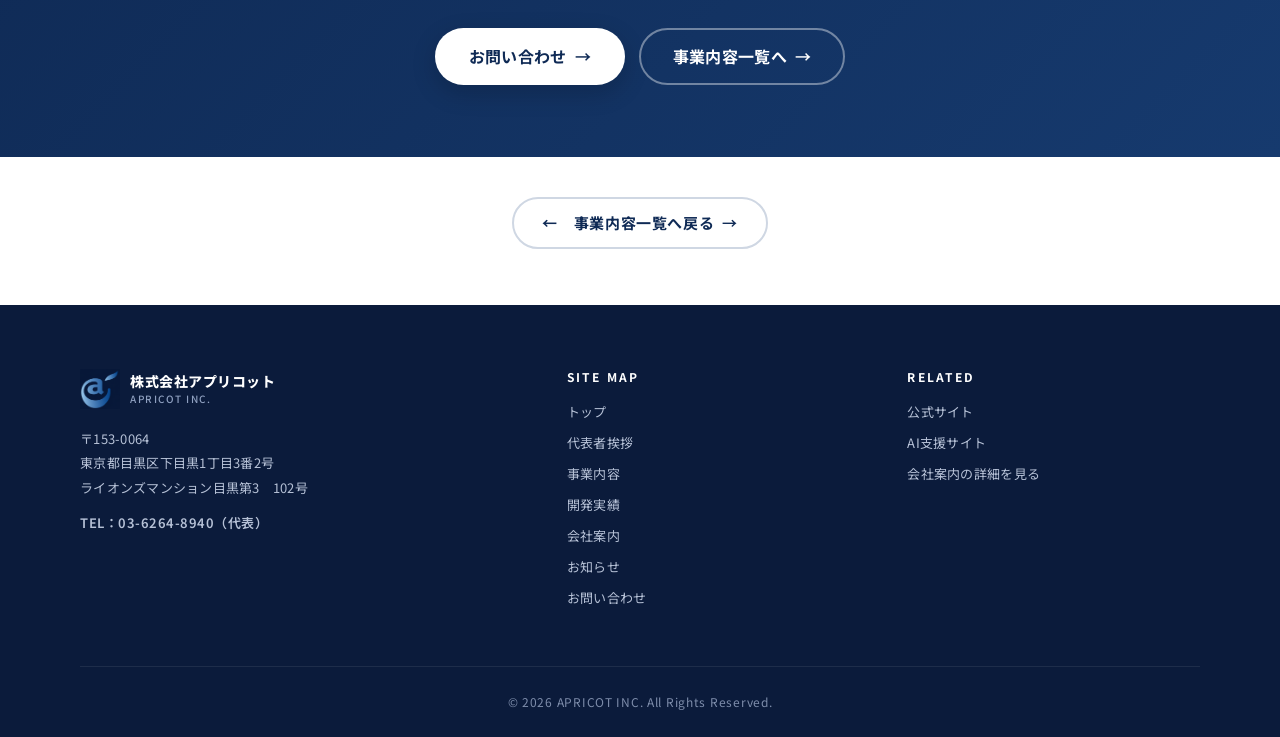
<file: service/it-consulting/index.html>
<!doctype html>
<html lang="ja">
<head>
<meta charset="utf-8">
<meta name="viewport" content="width=device-width, initial-scale=1, viewport-fit=cover">
<title>ITコンサルティング｜株式会社アプリコット</title>
<meta name="description" content="株式会社アプリコットのITコンサルティング。既存業務やシステムの課題を整理し、最適なIT活用・DX推進を支援します。">
<meta name="theme-color" content="#0F2A55">
<link rel="preconnect" href="https://fonts.googleapis.com">
<link rel="preconnect" href="https://fonts.gstatic.com" crossorigin>
<link href="https://fonts.googleapis.com/css2?family=Noto+Sans+JP:wght@400;500;600;700;800&display=swap" rel="stylesheet">
<link rel="stylesheet" href="../../assets/css/common.css">
<style>
  /* IT Consulting 専用ヒーロー：知的なブルーグレー */
  .consult-hero {
    background:
      radial-gradient(700px 380px at 80% 0%, rgba(90,123,168,.20), transparent 60%),
      radial-gradient(600px 320px at 0% 100%, rgba(26,111,224,.10), transparent 65%),
      linear-gradient(135deg, #ECEFF4 0%, #F4F6FA 70%, #FFFFFF 100%);
    padding: 80px 0 64px;
    border-bottom: 1px solid var(--c-border);
    position: relative;
    overflow: hidden;
  }
  .consult-hero__inner { position: relative; z-index: 1; }
  .consult-hero .page-header__eyebrow { color: #5A7BA8; }
  .consult-hero h1 .accent {
    background: linear-gradient(90deg, #5A7BA8 0%, var(--c-blue) 100%);
    -webkit-background-clip: text; background-clip: text; color: transparent;
  }
</style>
</head>
<body>

<!-- ============== HEADER ============== -->
<header class="site-header">
  <div class="site-header__inner">
    <a href="../../index.html" class="site-header__logo" aria-label="株式会社アプリコット トップへ">
      <img src="../../assets/images/apricot-logo.png" alt="株式会社アプリコット ロゴ" class="site-header__logo-img">
    </a>

    <nav class="site-nav" aria-label="グローバルナビゲーション">
      <ul class="site-nav__list">
        <li class="site-nav__item"><a href="../../index.html" class="site-nav__link">トップ</a></li>
        <li class="site-nav__item"><a href="../../message.html" class="site-nav__link">代表者挨拶</a></li>
        <li class="site-nav__item"><a href="../../service/index.html" class="site-nav__link">事業内容</a></li>
        <li class="site-nav__item"><a href="../../works/index.html" class="site-nav__link">開発実績</a></li>
        <li class="site-nav__item"><a href="../../company/index.html" class="site-nav__link">会社案内</a></li>
        <li class="site-nav__item"><a href="../../news/index.html" class="site-nav__link">お知らせ</a></li>
        <li class="site-nav__item"><a href="../../contact/index.html" class="site-nav__link">お問い合わせ</a></li>
      </ul>
      <a href="../../contact/index.html" class="btn btn--blue btn--sm site-nav__cta btn--no-arrow">無料相談する</a>
    </nav>

    <button class="hamburger" type="button" data-hamburger aria-label="メニューを開く" aria-expanded="false" aria-controls="mobile-nav">
      <span class="hamburger__lines" aria-hidden="true"><span></span><span></span><span></span></span>
    </button>
  </div>

  <nav class="mobile-nav" id="mobile-nav" data-mobile-nav aria-label="モバイルナビゲーション">
    <ul class="mobile-nav__list">
      <li><a href="../../index.html" class="mobile-nav__link">トップ</a></li>
      <li><a href="../../message.html" class="mobile-nav__link">代表者挨拶</a></li>
      <li><a href="../../service/index.html" class="mobile-nav__link">事業内容</a></li>
      <li><a href="../../works/index.html" class="mobile-nav__link">開発実績</a></li>
      <li><a href="../../company/index.html" class="mobile-nav__link">会社案内</a></li>
      <li><a href="../../news/index.html" class="mobile-nav__link">お知らせ</a></li>
      <li><a href="../../contact/index.html" class="mobile-nav__link">お問い合わせ</a></li>
    </ul>
    <div class="mobile-nav__cta">
      <a href="../../contact/index.html" class="btn btn--blue">無料相談する</a>
    </div>
  </nav>
</header>

<main>
  <section class="consult-hero">
    <div class="container consult-hero__inner">
      <p class="breadcrumb"><a href="../../index.html">トップ</a><span class="breadcrumb__sep">›</span><a href="../index.html">事業内容</a><span class="breadcrumb__sep">›</span>ITコンサルティング</p>
      <p class="page-header__eyebrow">03 / IT CONSULTING</p>
      <h1 class="page-header__title">
        課題を整理し、<span class="accent">実装まで責任を持つ</span>コンサル。
      </h1>
      <p class="page-header__lead">
        既存業務やシステムの課題を整理し、最適なIT活用・DX推進を支援します。
        机上の戦略だけで終わらせず、実際に動くシステムまで責任を持ってご支援できるのが、開発会社としての強みです。
      </p>
    </div>
  </section>

  <section class="section">
    <div class="container container--narrow prose">
      <h2>主な対応領域</h2>
      <ul>
        <li>現状業務・既存システムの棚卸し</li>
        <li>業務課題の整理とIT活用方針の策定</li>
        <li>システム化・リプレイス計画の策定</li>
        <li>DX推進支援、業務効率化の推進</li>
        <li>ITベンダー選定・開発要件の整理</li>
        <li>AI・新技術活用に向けた検討支援</li>
      </ul>

      <h2>アプリコットのコンサルの特徴</h2>
      <p>「コンサルだけ」「開発だけ」ではなく、戦略から実装、運用までを一気通貫で見られる立場でご支援します。要件が固まらない段階からの相談、現場ヒアリングを踏まえた現実的な改善案づくりが得意です。</p>

      <h2>こんなお悩みに</h2>
      <ul>
        <li>何から手を付ければよいかわからない</li>
        <li>システムが乱立しており、整理したい</li>
        <li>DXに取り組みたいが、社内に詳しい人がいない</li>
        <li>AIや海外活用も視野に入れてIT戦略を考えたい</li>
      </ul>
    </div>
  </section>

  <section class="section cta">
    <div class="container container--narrow">
      <h2 class="cta__title">ITコンサルのご相談はこちら</h2>
      <p class="cta__lead">業務の棚卸しから、システム化方針の策定までお気軽にご相談ください。</p>
      <div class="cta__buttons">
        <a href="../../contact/index.html" class="btn btn--primary btn--lg">お問い合わせ</a>
        <a href="../index.html" class="btn btn--ghost btn--lg">事業内容一覧へ</a>
      </div>
    </div>
  </section>
  <!-- ============== BACK NAV ============== -->
  <nav class="back-nav" aria-label="ページナビゲーション">
    <div class="container">
      <a href="../index.html" class="btn btn--ghost back-nav__btn"><span class="back-nav__arrow" aria-hidden="true">←</span>事業内容一覧へ戻る</a>
    </div>
  </nav>

</main>

<footer class="site-footer">
  <div class="container">
    <div class="site-footer__top">

      <div class="site-footer__brand">
        <a href="../../index.html" class="site-footer__logo-link">
          <img src="../../assets/images/footer-mark.png" alt="株式会社アプリコット ロゴマーク" class="site-footer__logo-mark">
          <span class="site-footer__logo-text">
            株式会社アプリコット
            <small>APRICOT INC.</small>
          </span>
        </a>
        <address class="site-footer__address">
          〒153-0064<br>
          東京都目黒区下目黒1丁目3番2号<br>
          ライオンズマンション目黒第3　102号
        </address>
        <p class="site-footer__tel">TEL：03-6264-8940（代表）</p>
      </div>

      <div class="site-footer__col">
        <h4>SITE MAP</h4>
        <ul>
          <li><a href="../../index.html">トップ</a></li>
          <li><a href="../../message.html">代表者挨拶</a></li>
          <li><a href="../../service/index.html">事業内容</a></li>
          <li><a href="../../works/index.html">開発実績</a></li>
          <li><a href="../../company/index.html">会社案内</a></li>
          <li><a href="../../news/index.html">お知らせ</a></li>
          <li><a href="../../contact/index.html">お問い合わせ</a></li>
        </ul>
      </div>

      <div class="site-footer__col">
        <h4>RELATED</h4>
        <ul>
          <li><a href="https://apricot-j.co.jp/apricot/" target="_blank" rel="noopener noreferrer">公式サイト</a></li>
          <li><a href="https://apricot-j.co.jp/AIsupport/" target="_blank" rel="noopener noreferrer">AI支援サイト</a></li>
          <li><a href="https://apricot-j.co.jp/apricot/company.html" target="_blank" rel="noopener noreferrer">会社案内の詳細を見る</a></li>
        </ul>
      </div>

    </div>

    <div class="site-footer__bottom">
      <span>© 2026 APRICOT INC. All Rights Reserved.</span>
    </div>
  </div>
</footer>
<script src="../../assets/js/common.js" defer></script>
</body>
</html>
</file>
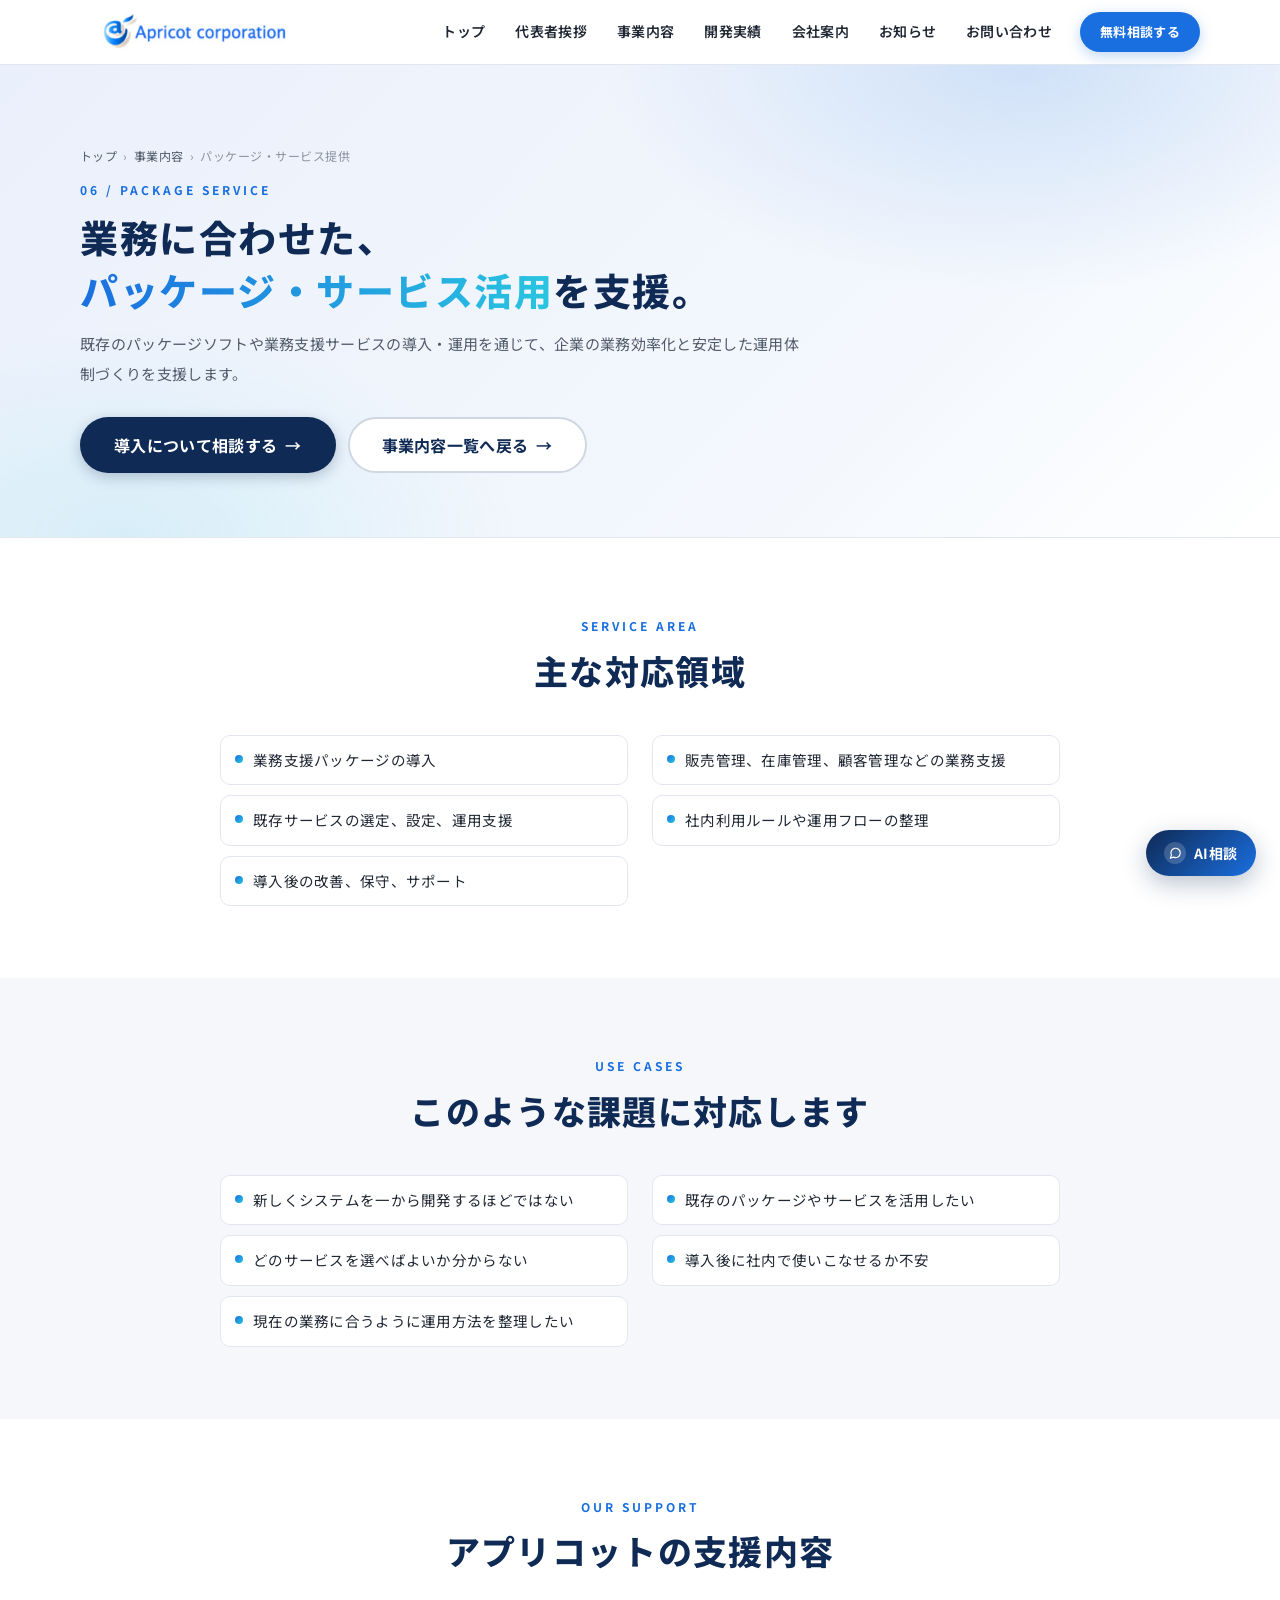
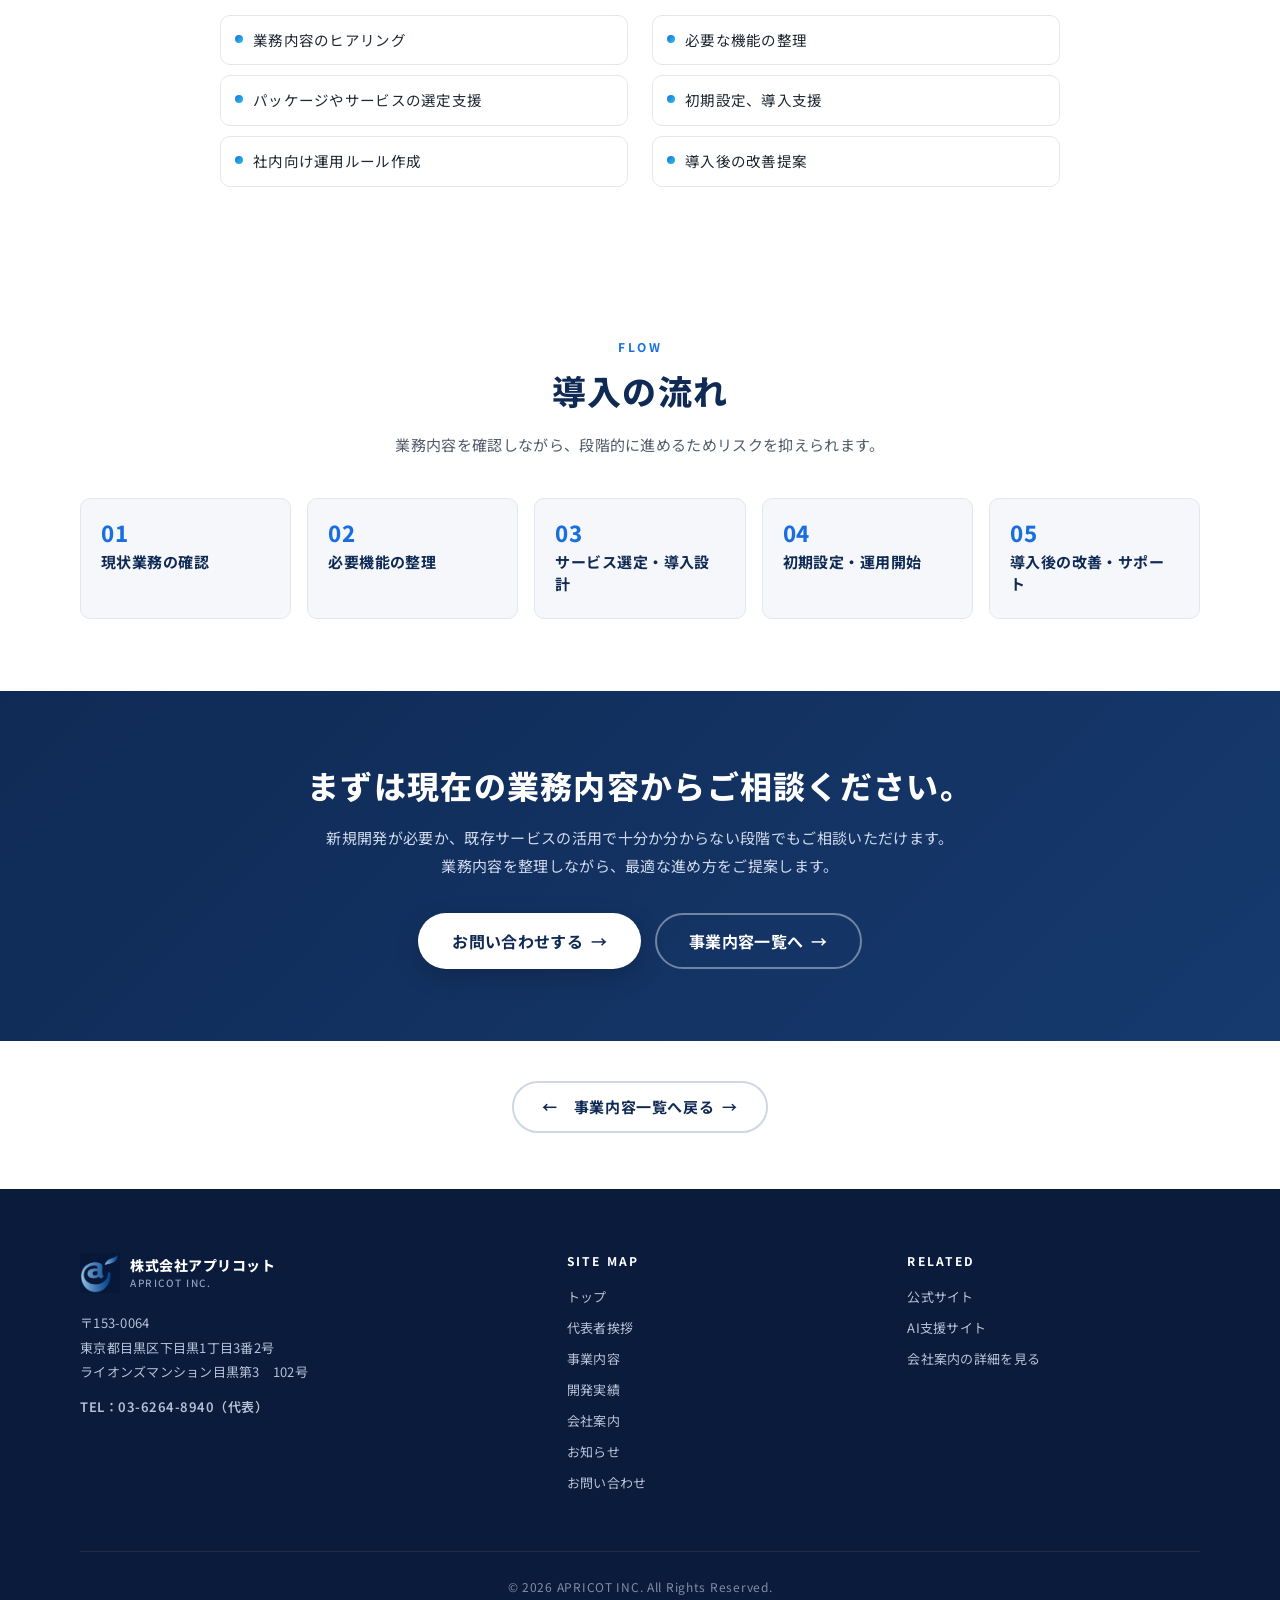
<file: service/package/index.html>
<!doctype html>
<html lang="ja">
<head>
<meta charset="utf-8">
<meta name="viewport" content="width=device-width, initial-scale=1, viewport-fit=cover">
<title>パッケージ・サービス提供｜株式会社アプリコット</title>
<meta name="description" content="株式会社アプリコットのパッケージ・サービス提供。既存のパッケージソフトや業務支援サービスの導入・運用を通じて、企業の業務効率化と安定した運用体制づくりを支援します。">
<meta name="theme-color" content="#0F2A55">
<link rel="preconnect" href="https://fonts.googleapis.com">
<link rel="preconnect" href="https://fonts.gstatic.com" crossorigin>
<link href="https://fonts.googleapis.com/css2?family=Noto+Sans+JP:wght@400;500;600;700;800&display=swap" rel="stylesheet">
<link rel="stylesheet" href="../../assets/css/common.css">
<style>
  /* Package Service 専用ヒーロー：白＋薄いブルー、信頼感のあるトーン */
  .pkg-hero {
    background:
      radial-gradient(700px 380px at 80% 0%, rgba(26,111,224,.16), transparent 60%),
      radial-gradient(600px 320px at 10% 100%, rgba(41,197,224,.12), transparent 65%),
      linear-gradient(135deg, #EAF0FB 0%, #F4F8FD 70%, #FFFFFF 100%);
    padding: 80px 0 64px;
    border-bottom: 1px solid var(--c-border);
    position: relative;
    overflow: hidden;
  }
  .pkg-hero__inner { position: relative; z-index: 1; }
  .pkg-hero .page-header__eyebrow { color: var(--c-blue); }
  .pkg-hero h1 .accent {
    background: linear-gradient(90deg, var(--c-blue) 0%, var(--c-cyan) 100%);
    -webkit-background-clip: text; background-clip: text; color: transparent;
  }

  /* リード型のリストセクション（白／bg-soft で交互背景） */
  .pkg-section--soft { background: var(--c-bg-soft); }

  .pkg-list {
    list-style: none;
    margin: 0;
    padding: 0;
    display: grid;
    gap: 10px;
    grid-template-columns: 1fr;
  }
  @media (min-width: 768px) {
    .pkg-list { grid-template-columns: repeat(2, 1fr); column-gap: 24px; }
  }
  .pkg-list li {
    position: relative;
    padding: 12px 14px 12px 32px;
    background: #fff;
    border: 1px solid var(--c-border);
    border-radius: var(--radius);
    font-size: 14.5px;
    color: var(--c-text);
    line-height: 1.7;
    letter-spacing: .02em;
  }
  .pkg-list li::before {
    content: "";
    position: absolute;
    left: 14px;
    top: 19px;
    width: 8px;
    height: 8px;
    border-radius: 50%;
    background: linear-gradient(135deg, var(--c-blue) 0%, var(--c-cyan) 100%);
  }
  .pkg-section--soft .pkg-list li { background: #fff; }

  /* 導入の流れ（ステップ） */
  .pkg-flow {
    background: #fff;
  }
  .pkg-flow__list {
    counter-reset: pkgstep;
    list-style: none;
    margin: 0;
    padding: 0;
    display: grid;
    gap: 16px;
    grid-template-columns: 1fr;
  }
  @media (min-width: 640px) { .pkg-flow__list { grid-template-columns: repeat(2, 1fr); } }
  @media (min-width: 1000px) { .pkg-flow__list { grid-template-columns: repeat(5, 1fr); } }
  .pkg-flow__item {
    background: var(--c-bg-soft);
    border: 1px solid var(--c-border);
    border-radius: var(--radius);
    padding: 22px 20px;
    counter-increment: pkgstep;
    position: relative;
  }
  .pkg-flow__item::before {
    content: counter(pkgstep, decimal-leading-zero);
    display: block;
    font-size: 22px;
    font-weight: 800;
    color: var(--c-blue);
    letter-spacing: .04em;
    margin-bottom: 8px;
    line-height: 1;
  }
  .pkg-flow__item h3 {
    font-size: 15px;
    font-weight: 700;
    color: var(--c-navy);
    margin: 0;
    line-height: 1.5;
  }
</style>
</head>
<body>

<!-- ============== HEADER ============== -->
<header class="site-header">
  <div class="site-header__inner">
    <a href="../../index.html" class="site-header__logo" aria-label="株式会社アプリコット トップへ">
      <img src="../../assets/images/apricot-logo.png" alt="株式会社アプリコット ロゴ" class="site-header__logo-img">
    </a>

    <nav class="site-nav" aria-label="グローバルナビゲーション">
      <ul class="site-nav__list">
        <li class="site-nav__item"><a href="../../index.html" class="site-nav__link">トップ</a></li>
        <li class="site-nav__item"><a href="../../message.html" class="site-nav__link">代表者挨拶</a></li>
        <li class="site-nav__item"><a href="../../service/index.html" class="site-nav__link">事業内容</a></li>
        <li class="site-nav__item"><a href="../../works/index.html" class="site-nav__link">開発実績</a></li>
        <li class="site-nav__item"><a href="../../company/index.html" class="site-nav__link">会社案内</a></li>
        <li class="site-nav__item"><a href="../../news/index.html" class="site-nav__link">お知らせ</a></li>
        <li class="site-nav__item"><a href="../../contact/index.html" class="site-nav__link">お問い合わせ</a></li>
      </ul>
      <a href="../../contact/index.html" class="btn btn--blue btn--sm site-nav__cta btn--no-arrow">無料相談する</a>
    </nav>

    <button class="hamburger" type="button" data-hamburger aria-label="メニューを開く" aria-expanded="false" aria-controls="mobile-nav">
      <span class="hamburger__lines" aria-hidden="true"><span></span><span></span><span></span></span>
    </button>
  </div>

  <nav class="mobile-nav" id="mobile-nav" data-mobile-nav aria-label="モバイルナビゲーション">
    <ul class="mobile-nav__list">
      <li><a href="../../index.html" class="mobile-nav__link">トップ</a></li>
      <li><a href="../../message.html" class="mobile-nav__link">代表者挨拶</a></li>
      <li><a href="../../service/index.html" class="mobile-nav__link">事業内容</a></li>
      <li><a href="../../works/index.html" class="mobile-nav__link">開発実績</a></li>
      <li><a href="../../company/index.html" class="mobile-nav__link">会社案内</a></li>
      <li><a href="../../news/index.html" class="mobile-nav__link">お知らせ</a></li>
      <li><a href="../../contact/index.html" class="mobile-nav__link">お問い合わせ</a></li>
    </ul>
    <div class="mobile-nav__cta">
      <a href="../../contact/index.html" class="btn btn--blue">無料相談する</a>
    </div>
  </nav>
</header>

<main>
  <section class="pkg-hero">
    <div class="container pkg-hero__inner">
      <p class="breadcrumb"><a href="../../index.html">トップ</a><span class="breadcrumb__sep">›</span><a href="../index.html">事業内容</a><span class="breadcrumb__sep">›</span>パッケージ・サービス提供</p>
      <p class="page-header__eyebrow">06 / PACKAGE SERVICE</p>
      <h1 class="page-header__title">
        業務に合わせた、<br>
        <span class="accent">パッケージ・サービス活用</span>を支援。
      </h1>
      <p class="page-header__lead">
        既存のパッケージソフトや業務支援サービスの導入・運用を通じて、企業の業務効率化と安定した運用体制づくりを支援します。
      </p>
      <div class="hero__ctas" style="margin-top:28px;">
        <a href="../../contact/index.html" class="btn btn--primary btn--lg">導入について相談する</a>
        <a href="../index.html" class="btn btn--ghost btn--lg">事業内容一覧へ戻る</a>
      </div>
    </div>
  </section>

  <section class="section">
    <div class="container container--narrow">
      <div class="section__head">
        <span class="section__eyebrow">SERVICE AREA</span>
        <h2 class="section__title">主な対応領域</h2>
      </div>
      <ul class="pkg-list">
        <li>業務支援パッケージの導入</li>
        <li>販売管理、在庫管理、顧客管理などの業務支援</li>
        <li>既存サービスの選定、設定、運用支援</li>
        <li>社内利用ルールや運用フローの整理</li>
        <li>導入後の改善、保守、サポート</li>
      </ul>
    </div>
  </section>

  <section class="section pkg-section--soft">
    <div class="container container--narrow">
      <div class="section__head">
        <span class="section__eyebrow">USE CASES</span>
        <h2 class="section__title">このような課題に対応します</h2>
      </div>
      <ul class="pkg-list">
        <li>新しくシステムを一から開発するほどではない</li>
        <li>既存のパッケージやサービスを活用したい</li>
        <li>どのサービスを選べばよいか分からない</li>
        <li>導入後に社内で使いこなせるか不安</li>
        <li>現在の業務に合うように運用方法を整理したい</li>
      </ul>
    </div>
  </section>

  <section class="section">
    <div class="container container--narrow">
      <div class="section__head">
        <span class="section__eyebrow">OUR SUPPORT</span>
        <h2 class="section__title">アプリコットの支援内容</h2>
      </div>
      <ul class="pkg-list">
        <li>業務内容のヒアリング</li>
        <li>必要な機能の整理</li>
        <li>パッケージやサービスの選定支援</li>
        <li>初期設定、導入支援</li>
        <li>社内向け運用ルール作成</li>
        <li>導入後の改善提案</li>
      </ul>
    </div>
  </section>

  <section class="section pkg-flow" id="flow">
    <div class="container">
      <div class="section__head">
        <span class="section__eyebrow">FLOW</span>
        <h2 class="section__title">導入の流れ</h2>
        <p class="section__lead">業務内容を確認しながら、段階的に進めるためリスクを抑えられます。</p>
      </div>
      <ol class="pkg-flow__list">
        <li class="pkg-flow__item"><h3>現状業務の確認</h3></li>
        <li class="pkg-flow__item"><h3>必要機能の整理</h3></li>
        <li class="pkg-flow__item"><h3>サービス選定・導入設計</h3></li>
        <li class="pkg-flow__item"><h3>初期設定・運用開始</h3></li>
        <li class="pkg-flow__item"><h3>導入後の改善・サポート</h3></li>
      </ol>
    </div>
  </section>

  <section class="section cta">
    <div class="container container--narrow">
      <h2 class="cta__title">まずは現在の業務内容からご相談ください。</h2>
      <p class="cta__lead">
        新規開発が必要か、既存サービスの活用で十分か分からない段階でもご相談いただけます。<br class="hide-sp">
        業務内容を整理しながら、最適な進め方をご提案します。
      </p>
      <div class="cta__buttons">
        <a href="../../contact/index.html" class="btn btn--primary btn--lg">お問い合わせする</a>
        <a href="../index.html" class="btn btn--ghost btn--lg">事業内容一覧へ</a>
      </div>
    </div>
  </section>

  <!-- ============== BACK NAV ============== -->
  <nav class="back-nav" aria-label="ページナビゲーション">
    <div class="container">
      <a href="../index.html" class="btn btn--ghost back-nav__btn"><span class="back-nav__arrow" aria-hidden="true">←</span>事業内容一覧へ戻る</a>
    </div>
  </nav>

</main>

<footer class="site-footer">
  <div class="container">
    <div class="site-footer__top">

      <div class="site-footer__brand">
        <a href="../../index.html" class="site-footer__logo-link">
          <img src="../../assets/images/footer-mark.png" alt="株式会社アプリコット ロゴマーク" class="site-footer__logo-mark">
          <span class="site-footer__logo-text">
            株式会社アプリコット
            <small>APRICOT INC.</small>
          </span>
        </a>
        <address class="site-footer__address">
          〒153-0064<br>
          東京都目黒区下目黒1丁目3番2号<br>
          ライオンズマンション目黒第3　102号
        </address>
        <p class="site-footer__tel">TEL：03-6264-8940（代表）</p>
      </div>

      <div class="site-footer__col">
        <h4>SITE MAP</h4>
        <ul>
          <li><a href="../../index.html">トップ</a></li>
          <li><a href="../../message.html">代表者挨拶</a></li>
          <li><a href="../../service/index.html">事業内容</a></li>
          <li><a href="../../works/index.html">開発実績</a></li>
          <li><a href="../../company/index.html">会社案内</a></li>
          <li><a href="../../news/index.html">お知らせ</a></li>
          <li><a href="../../contact/index.html">お問い合わせ</a></li>
        </ul>
      </div>

      <div class="site-footer__col">
        <h4>RELATED</h4>
        <ul>
          <li><a href="https://apricot-j.co.jp/apricot/" target="_blank" rel="noopener noreferrer">公式サイト</a></li>
          <li><a href="https://apricot-j.co.jp/AIsupport/" target="_blank" rel="noopener noreferrer">AI支援サイト</a></li>
          <li><a href="https://apricot-j.co.jp/apricot/company.html" target="_blank" rel="noopener noreferrer">会社案内の詳細を見る</a></li>
        </ul>
      </div>

    </div>

    <div class="site-footer__bottom">
      <span>© 2026 APRICOT INC. All Rights Reserved.</span>
    </div>
  </div>
</footer>
<script src="../../assets/js/common.js" defer></script>
</body>
</html>
</file>
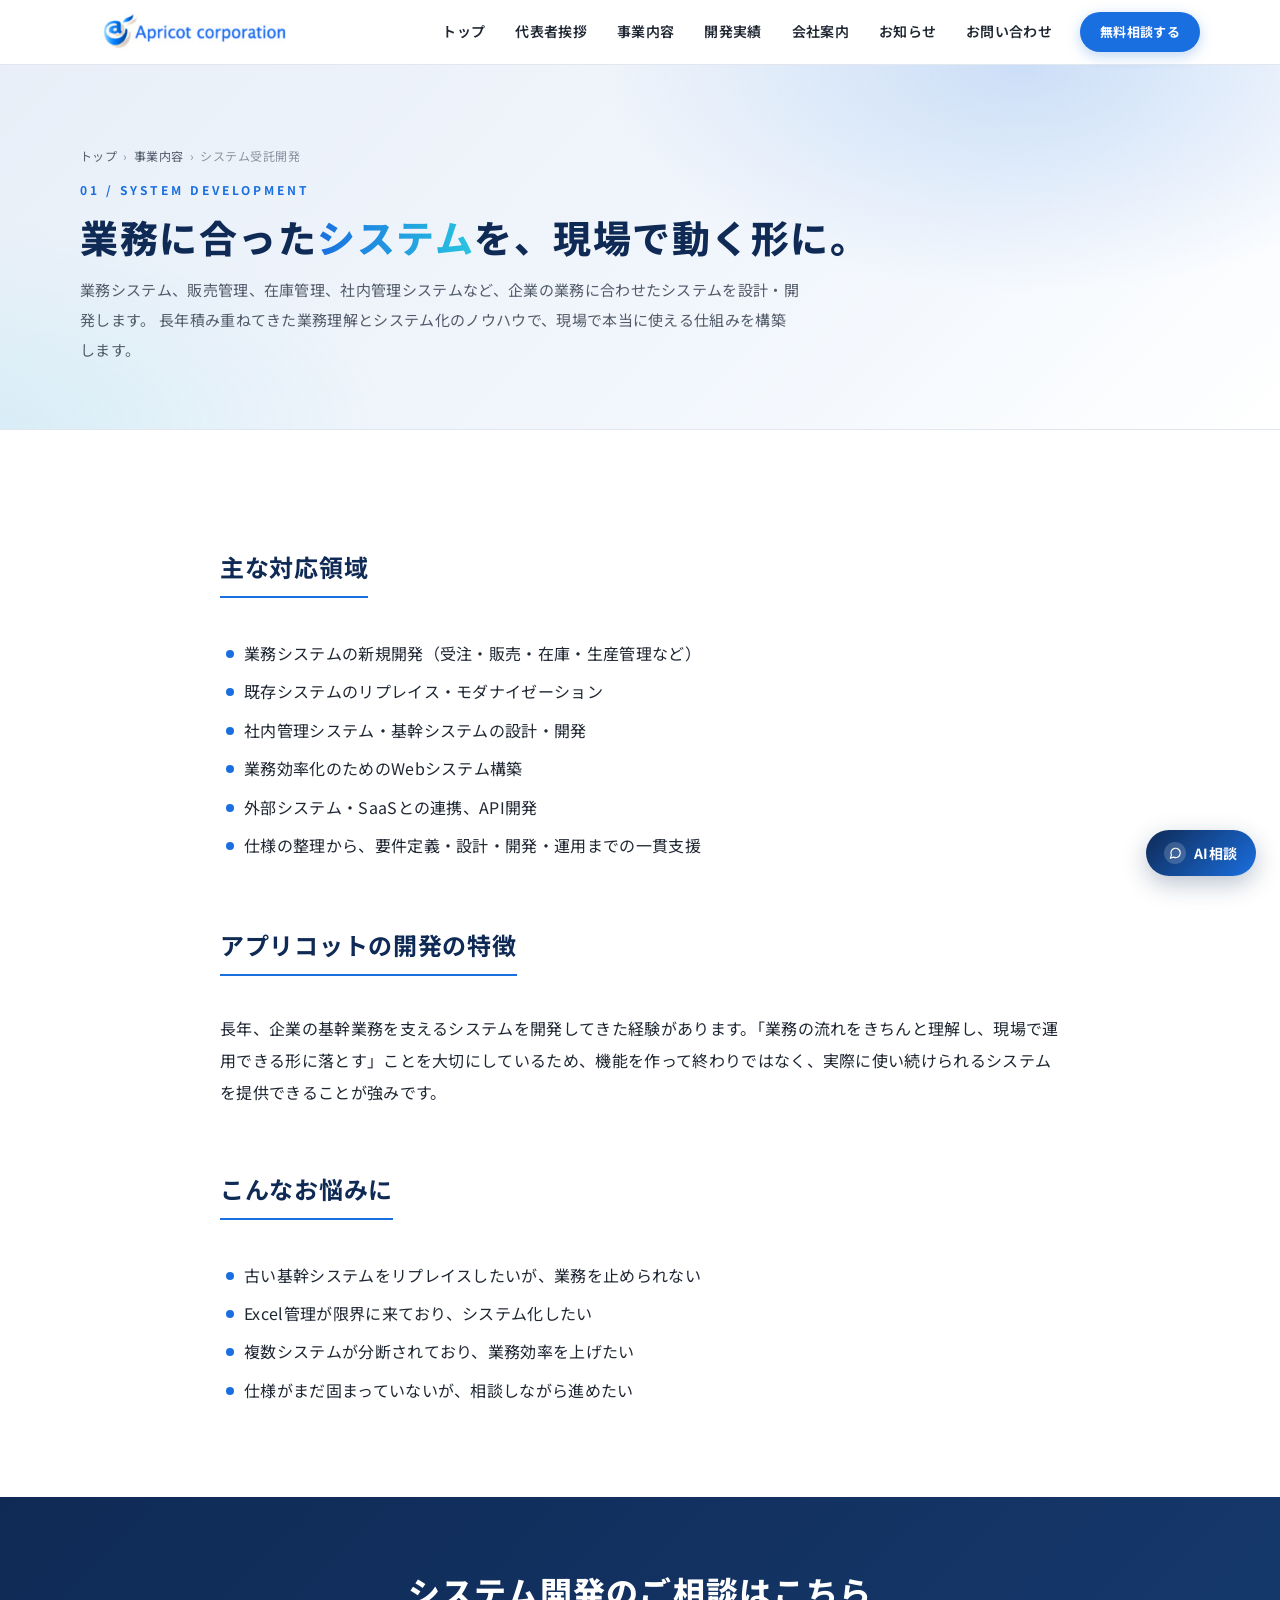
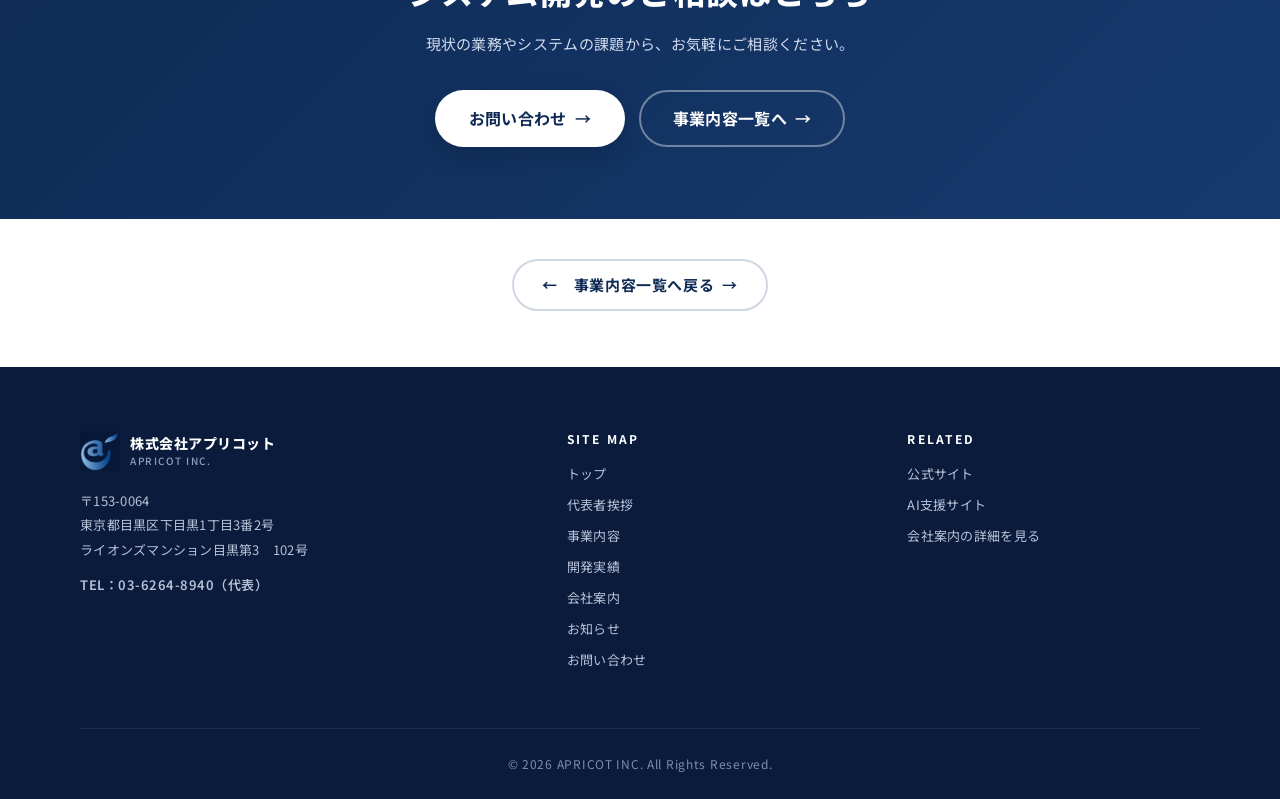
<file: service/system-development/index.html>
<!doctype html>
<html lang="ja">
<head>
<meta charset="utf-8">
<meta name="viewport" content="width=device-width, initial-scale=1, viewport-fit=cover">
<title>システム受託開発｜株式会社アプリコット</title>
<meta name="description" content="株式会社アプリコットのシステム受託開発。業務システム、販売管理、在庫管理、社内管理システムなど、企業の業務に合わせたシステムを設計・開発します。">
<meta name="theme-color" content="#0F2A55">
<link rel="preconnect" href="https://fonts.googleapis.com">
<link rel="preconnect" href="https://fonts.gstatic.com" crossorigin>
<link href="https://fonts.googleapis.com/css2?family=Noto+Sans+JP:wght@400;500;600;700;800&display=swap" rel="stylesheet">
<link rel="stylesheet" href="../../assets/css/common.css">
<style>
  /* System Development 専用ヒーロー：信頼感のあるブルー系 */
  .system-hero {
    background:
      radial-gradient(700px 380px at 80% 0%, rgba(26,111,224,.18), transparent 60%),
      radial-gradient(600px 320px at 0% 100%, rgba(41,197,224,.10), transparent 65%),
      linear-gradient(135deg, #E8EFF8 0%, #F4F8FD 70%, #FFFFFF 100%);
    padding: 80px 0 64px;
    border-bottom: 1px solid var(--c-border);
    position: relative;
    overflow: hidden;
  }
  .system-hero__inner { position: relative; z-index: 1; }
  .system-hero .page-header__eyebrow { color: var(--c-blue); }
  .system-hero h1 .accent {
    background: linear-gradient(90deg, var(--c-blue) 0%, var(--c-cyan) 100%);
    -webkit-background-clip: text; background-clip: text; color: transparent;
  }
</style>
</head>
<body>

<!-- ============== HEADER ============== -->
<header class="site-header">
  <div class="site-header__inner">
    <a href="../../index.html" class="site-header__logo" aria-label="株式会社アプリコット トップへ">
      <img src="../../assets/images/apricot-logo.png" alt="株式会社アプリコット ロゴ" class="site-header__logo-img">
    </a>

    <nav class="site-nav" aria-label="グローバルナビゲーション">
      <ul class="site-nav__list">
        <li class="site-nav__item"><a href="../../index.html" class="site-nav__link">トップ</a></li>
        <li class="site-nav__item"><a href="../../message.html" class="site-nav__link">代表者挨拶</a></li>
        <li class="site-nav__item"><a href="../../service/index.html" class="site-nav__link">事業内容</a></li>
        <li class="site-nav__item"><a href="../../works/index.html" class="site-nav__link">開発実績</a></li>
        <li class="site-nav__item"><a href="../../company/index.html" class="site-nav__link">会社案内</a></li>
        <li class="site-nav__item"><a href="../../news/index.html" class="site-nav__link">お知らせ</a></li>
        <li class="site-nav__item"><a href="../../contact/index.html" class="site-nav__link">お問い合わせ</a></li>
      </ul>
      <a href="../../contact/index.html" class="btn btn--blue btn--sm site-nav__cta btn--no-arrow">無料相談する</a>
    </nav>

    <button class="hamburger" type="button" data-hamburger aria-label="メニューを開く" aria-expanded="false" aria-controls="mobile-nav">
      <span class="hamburger__lines" aria-hidden="true"><span></span><span></span><span></span></span>
    </button>
  </div>

  <nav class="mobile-nav" id="mobile-nav" data-mobile-nav aria-label="モバイルナビゲーション">
    <ul class="mobile-nav__list">
      <li><a href="../../index.html" class="mobile-nav__link">トップ</a></li>
      <li><a href="../../message.html" class="mobile-nav__link">代表者挨拶</a></li>
      <li><a href="../../service/index.html" class="mobile-nav__link">事業内容</a></li>
      <li><a href="../../works/index.html" class="mobile-nav__link">開発実績</a></li>
      <li><a href="../../company/index.html" class="mobile-nav__link">会社案内</a></li>
      <li><a href="../../news/index.html" class="mobile-nav__link">お知らせ</a></li>
      <li><a href="../../contact/index.html" class="mobile-nav__link">お問い合わせ</a></li>
    </ul>
    <div class="mobile-nav__cta">
      <a href="../../contact/index.html" class="btn btn--blue">無料相談する</a>
    </div>
  </nav>
</header>

<main>
  <section class="system-hero">
    <div class="container system-hero__inner">
      <p class="breadcrumb"><a href="../../index.html">トップ</a><span class="breadcrumb__sep">›</span><a href="../index.html">事業内容</a><span class="breadcrumb__sep">›</span>システム受託開発</p>
      <p class="page-header__eyebrow">01 / SYSTEM DEVELOPMENT</p>
      <h1 class="page-header__title">
        業務に合った<span class="accent">システム</span>を、現場で動く形に。
      </h1>
      <p class="page-header__lead">
        業務システム、販売管理、在庫管理、社内管理システムなど、企業の業務に合わせたシステムを設計・開発します。
        長年積み重ねてきた業務理解とシステム化のノウハウで、現場で本当に使える仕組みを構築します。
      </p>
    </div>
  </section>

  <section class="section">
    <div class="container container--narrow prose">
      <h2>主な対応領域</h2>
      <ul>
        <li>業務システムの新規開発（受注・販売・在庫・生産管理など）</li>
        <li>既存システムのリプレイス・モダナイゼーション</li>
        <li>社内管理システム・基幹システムの設計・開発</li>
        <li>業務効率化のためのWebシステム構築</li>
        <li>外部システム・SaaSとの連携、API開発</li>
        <li>仕様の整理から、要件定義・設計・開発・運用までの一貫支援</li>
      </ul>

      <h2>アプリコットの開発の特徴</h2>
      <p>長年、企業の基幹業務を支えるシステムを開発してきた経験があります。「業務の流れをきちんと理解し、現場で運用できる形に落とす」ことを大切にしているため、機能を作って終わりではなく、実際に使い続けられるシステムを提供できることが強みです。</p>

      <h2>こんなお悩みに</h2>
      <ul>
        <li>古い基幹システムをリプレイスしたいが、業務を止められない</li>
        <li>Excel管理が限界に来ており、システム化したい</li>
        <li>複数システムが分断されており、業務効率を上げたい</li>
        <li>仕様がまだ固まっていないが、相談しながら進めたい</li>
      </ul>
    </div>
  </section>

  <section class="section cta">
    <div class="container container--narrow">
      <h2 class="cta__title">システム開発のご相談はこちら</h2>
      <p class="cta__lead">現状の業務やシステムの課題から、お気軽にご相談ください。</p>
      <div class="cta__buttons">
        <a href="../../contact/index.html" class="btn btn--primary btn--lg">お問い合わせ</a>
        <a href="../index.html" class="btn btn--ghost btn--lg">事業内容一覧へ</a>
      </div>
    </div>
  </section>
  <!-- ============== BACK NAV ============== -->
  <nav class="back-nav" aria-label="ページナビゲーション">
    <div class="container">
      <a href="../index.html" class="btn btn--ghost back-nav__btn"><span class="back-nav__arrow" aria-hidden="true">←</span>事業内容一覧へ戻る</a>
    </div>
  </nav>

</main>

<footer class="site-footer">
  <div class="container">
    <div class="site-footer__top">

      <div class="site-footer__brand">
        <a href="../../index.html" class="site-footer__logo-link">
          <img src="../../assets/images/footer-mark.png" alt="株式会社アプリコット ロゴマーク" class="site-footer__logo-mark">
          <span class="site-footer__logo-text">
            株式会社アプリコット
            <small>APRICOT INC.</small>
          </span>
        </a>
        <address class="site-footer__address">
          〒153-0064<br>
          東京都目黒区下目黒1丁目3番2号<br>
          ライオンズマンション目黒第3　102号
        </address>
        <p class="site-footer__tel">TEL：03-6264-8940（代表）</p>
      </div>

      <div class="site-footer__col">
        <h4>SITE MAP</h4>
        <ul>
          <li><a href="../../index.html">トップ</a></li>
          <li><a href="../../message.html">代表者挨拶</a></li>
          <li><a href="../../service/index.html">事業内容</a></li>
          <li><a href="../../works/index.html">開発実績</a></li>
          <li><a href="../../company/index.html">会社案内</a></li>
          <li><a href="../../news/index.html">お知らせ</a></li>
          <li><a href="../../contact/index.html">お問い合わせ</a></li>
        </ul>
      </div>

      <div class="site-footer__col">
        <h4>RELATED</h4>
        <ul>
          <li><a href="https://apricot-j.co.jp/apricot/" target="_blank" rel="noopener noreferrer">公式サイト</a></li>
          <li><a href="https://apricot-j.co.jp/AIsupport/" target="_blank" rel="noopener noreferrer">AI支援サイト</a></li>
          <li><a href="https://apricot-j.co.jp/apricot/company.html" target="_blank" rel="noopener noreferrer">会社案内の詳細を見る</a></li>
        </ul>
      </div>

    </div>

    <div class="site-footer__bottom">
      <span>© 2026 APRICOT INC. All Rights Reserved.</span>
    </div>
  </div>
</footer>
<script src="../../assets/js/common.js" defer></script>
</body>
</html>
</file>
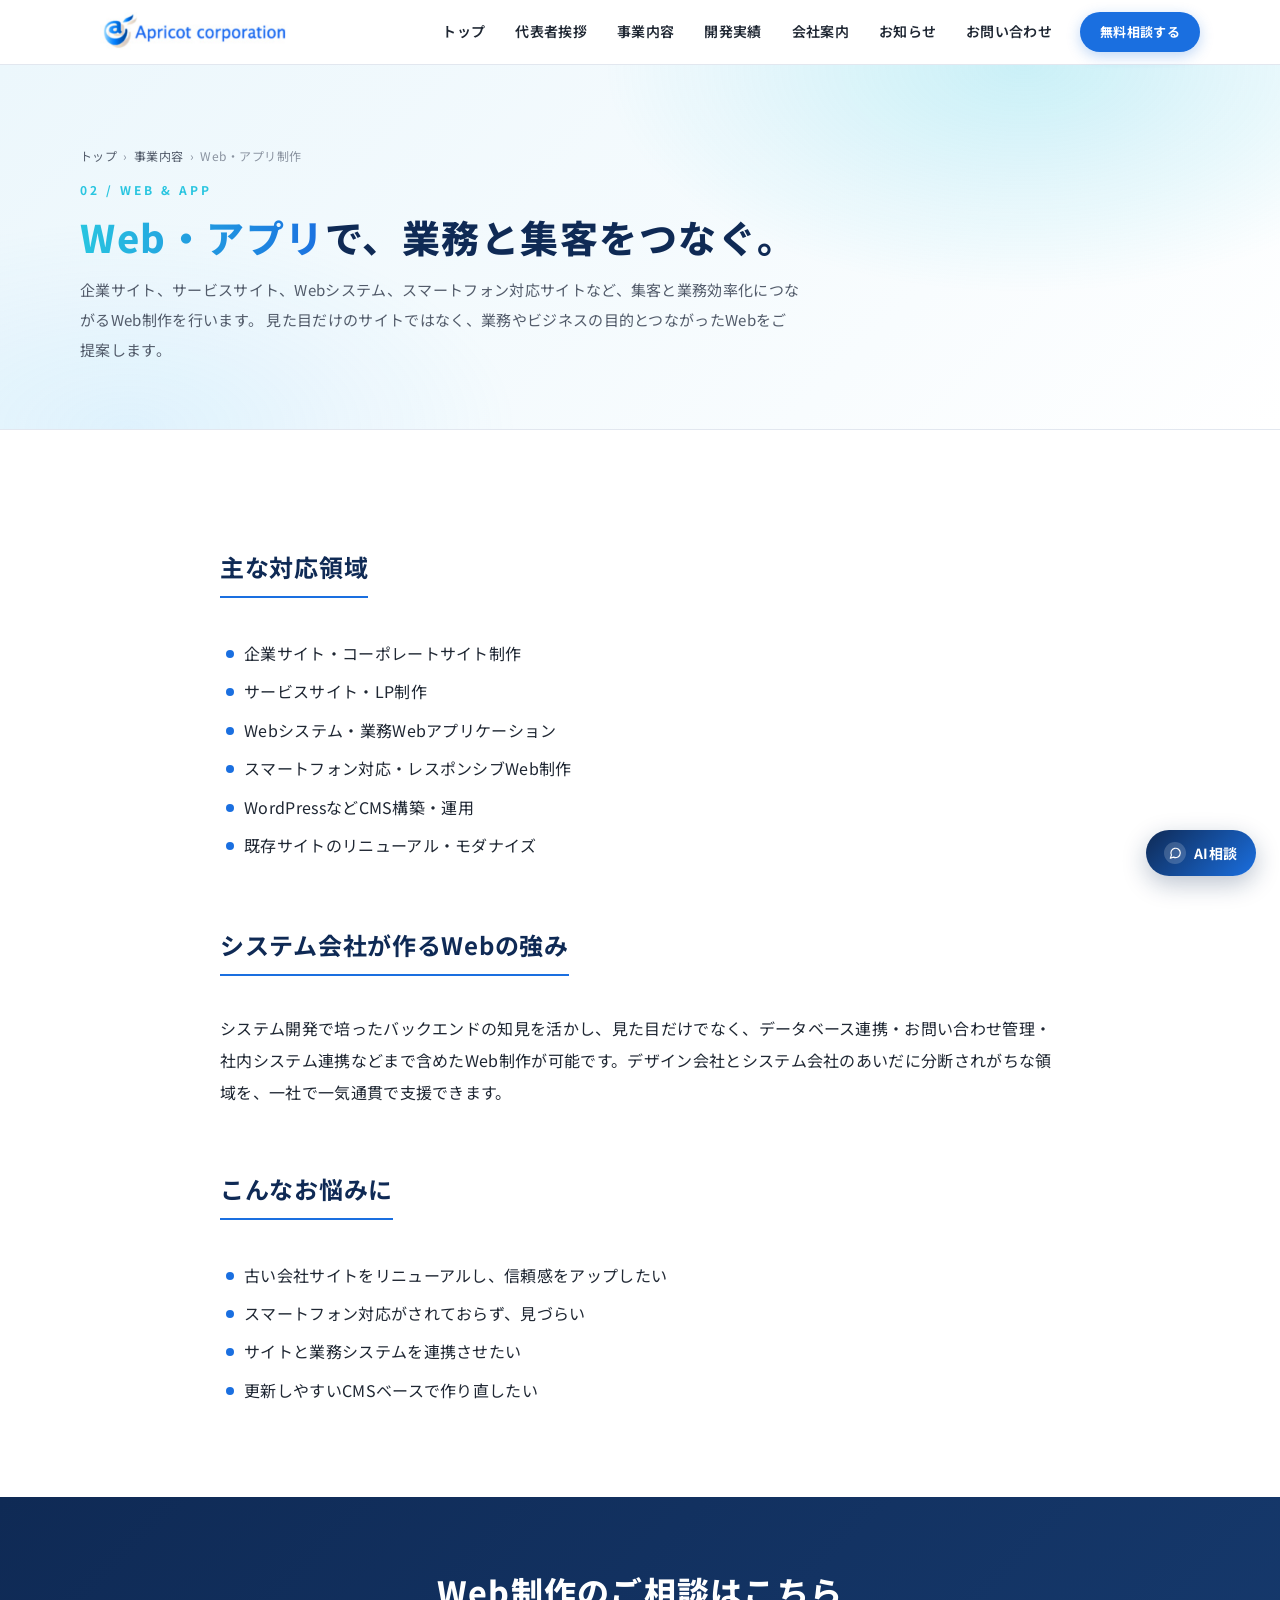
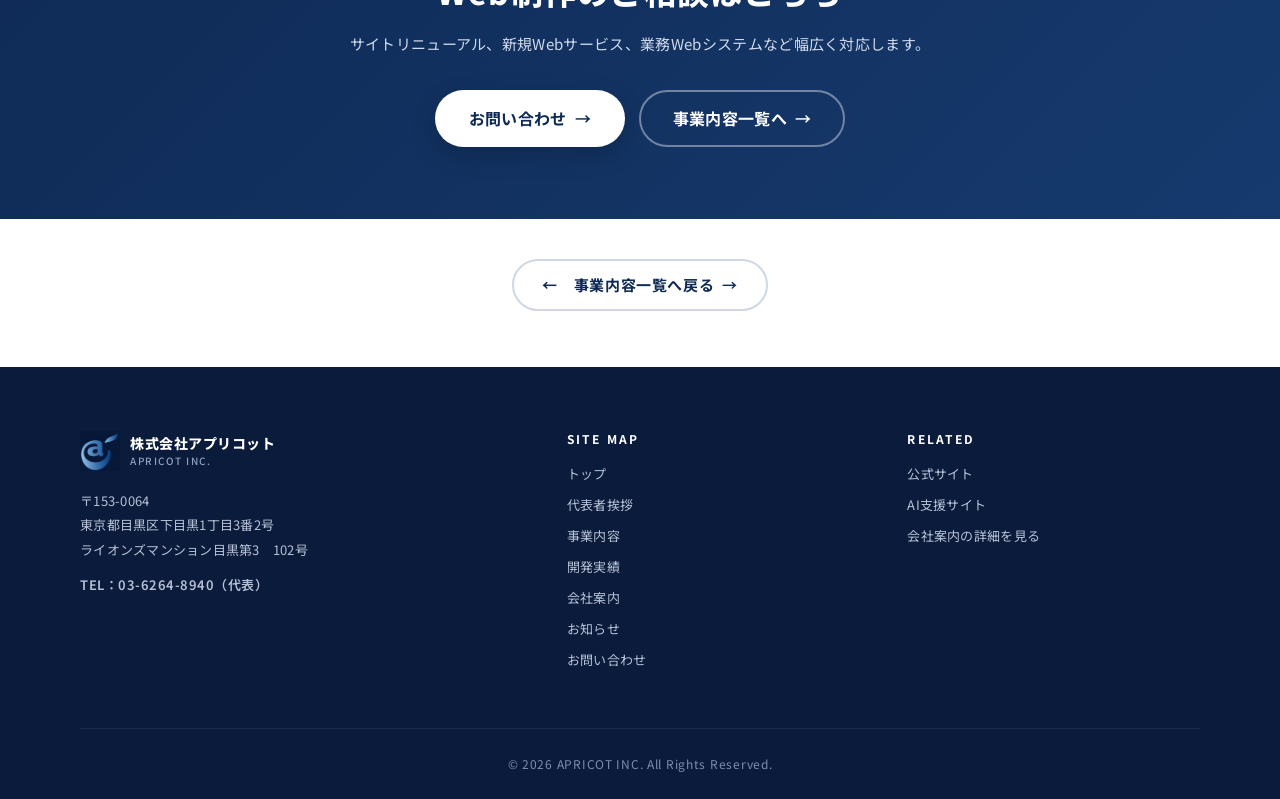
<file: service/web-app/index.html>
<!doctype html>
<html lang="ja">
<head>
<meta charset="utf-8">
<meta name="viewport" content="width=device-width, initial-scale=1, viewport-fit=cover">
<title>Web・アプリ制作｜株式会社アプリコット</title>
<meta name="description" content="株式会社アプリコットのWeb・アプリ制作。企業サイト、サービスサイト、Webシステム、スマートフォン対応サイトなど、集客と業務効率化につながるWeb制作を行います。">
<meta name="theme-color" content="#0F2A55">
<link rel="preconnect" href="https://fonts.googleapis.com">
<link rel="preconnect" href="https://fonts.gstatic.com" crossorigin>
<link href="https://fonts.googleapis.com/css2?family=Noto+Sans+JP:wght@400;500;600;700;800&display=swap" rel="stylesheet">
<link rel="stylesheet" href="../../assets/css/common.css">
<style>
  /* Web & App 専用ヒーロー：明るめのブルー、軽やかな印象 */
  .webapp-hero {
    background:
      radial-gradient(700px 380px at 80% 0%, rgba(41,197,224,.22), transparent 60%),
      radial-gradient(600px 320px at 10% 100%, rgba(110,196,255,.14), transparent 65%),
      linear-gradient(135deg, #ECF7FC 0%, #F8FCFE 70%, #FFFFFF 100%);
    padding: 80px 0 64px;
    border-bottom: 1px solid var(--c-border);
    position: relative;
    overflow: hidden;
  }
  .webapp-hero__inner { position: relative; z-index: 1; }
  .webapp-hero .page-header__eyebrow { color: var(--c-cyan); }
  .webapp-hero h1 .accent {
    background: linear-gradient(90deg, var(--c-cyan) 0%, var(--c-blue) 100%);
    -webkit-background-clip: text; background-clip: text; color: transparent;
  }
</style>
</head>
<body>

<!-- ============== HEADER ============== -->
<header class="site-header">
  <div class="site-header__inner">
    <a href="../../index.html" class="site-header__logo" aria-label="株式会社アプリコット トップへ">
      <img src="../../assets/images/apricot-logo.png" alt="株式会社アプリコット ロゴ" class="site-header__logo-img">
    </a>

    <nav class="site-nav" aria-label="グローバルナビゲーション">
      <ul class="site-nav__list">
        <li class="site-nav__item"><a href="../../index.html" class="site-nav__link">トップ</a></li>
        <li class="site-nav__item"><a href="../../message.html" class="site-nav__link">代表者挨拶</a></li>
        <li class="site-nav__item"><a href="../../service/index.html" class="site-nav__link">事業内容</a></li>
        <li class="site-nav__item"><a href="../../works/index.html" class="site-nav__link">開発実績</a></li>
        <li class="site-nav__item"><a href="../../company/index.html" class="site-nav__link">会社案内</a></li>
        <li class="site-nav__item"><a href="../../news/index.html" class="site-nav__link">お知らせ</a></li>
        <li class="site-nav__item"><a href="../../contact/index.html" class="site-nav__link">お問い合わせ</a></li>
      </ul>
      <a href="../../contact/index.html" class="btn btn--blue btn--sm site-nav__cta btn--no-arrow">無料相談する</a>
    </nav>

    <button class="hamburger" type="button" data-hamburger aria-label="メニューを開く" aria-expanded="false" aria-controls="mobile-nav">
      <span class="hamburger__lines" aria-hidden="true"><span></span><span></span><span></span></span>
    </button>
  </div>

  <nav class="mobile-nav" id="mobile-nav" data-mobile-nav aria-label="モバイルナビゲーション">
    <ul class="mobile-nav__list">
      <li><a href="../../index.html" class="mobile-nav__link">トップ</a></li>
      <li><a href="../../message.html" class="mobile-nav__link">代表者挨拶</a></li>
      <li><a href="../../service/index.html" class="mobile-nav__link">事業内容</a></li>
      <li><a href="../../works/index.html" class="mobile-nav__link">開発実績</a></li>
      <li><a href="../../company/index.html" class="mobile-nav__link">会社案内</a></li>
      <li><a href="../../news/index.html" class="mobile-nav__link">お知らせ</a></li>
      <li><a href="../../contact/index.html" class="mobile-nav__link">お問い合わせ</a></li>
    </ul>
    <div class="mobile-nav__cta">
      <a href="../../contact/index.html" class="btn btn--blue">無料相談する</a>
    </div>
  </nav>
</header>

<main>
  <section class="webapp-hero">
    <div class="container webapp-hero__inner">
      <p class="breadcrumb"><a href="../../index.html">トップ</a><span class="breadcrumb__sep">›</span><a href="../index.html">事業内容</a><span class="breadcrumb__sep">›</span>Web・アプリ制作</p>
      <p class="page-header__eyebrow">02 / WEB &amp; APP</p>
      <h1 class="page-header__title">
        <span class="accent">Web・アプリ</span>で、業務と集客をつなぐ。
      </h1>
      <p class="page-header__lead">
        企業サイト、サービスサイト、Webシステム、スマートフォン対応サイトなど、集客と業務効率化につながるWeb制作を行います。
        見た目だけのサイトではなく、業務やビジネスの目的とつながったWebをご提案します。
      </p>
    </div>
  </section>

  <section class="section">
    <div class="container container--narrow prose">
      <h2>主な対応領域</h2>
      <ul>
        <li>企業サイト・コーポレートサイト制作</li>
        <li>サービスサイト・LP制作</li>
        <li>Webシステム・業務Webアプリケーション</li>
        <li>スマートフォン対応・レスポンシブWeb制作</li>
        <li>WordPressなどCMS構築・運用</li>
        <li>既存サイトのリニューアル・モダナイズ</li>
      </ul>

      <h2>システム会社が作るWebの強み</h2>
      <p>システム開発で培ったバックエンドの知見を活かし、見た目だけでなく、データベース連携・お問い合わせ管理・社内システム連携などまで含めたWeb制作が可能です。デザイン会社とシステム会社のあいだに分断されがちな領域を、一社で一気通貫で支援できます。</p>

      <h2>こんなお悩みに</h2>
      <ul>
        <li>古い会社サイトをリニューアルし、信頼感をアップしたい</li>
        <li>スマートフォン対応がされておらず、見づらい</li>
        <li>サイトと業務システムを連携させたい</li>
        <li>更新しやすいCMSベースで作り直したい</li>
      </ul>
    </div>
  </section>

  <section class="section cta">
    <div class="container container--narrow">
      <h2 class="cta__title">Web制作のご相談はこちら</h2>
      <p class="cta__lead">サイトリニューアル、新規Webサービス、業務Webシステムなど幅広く対応します。</p>
      <div class="cta__buttons">
        <a href="../../contact/index.html" class="btn btn--primary btn--lg">お問い合わせ</a>
        <a href="../index.html" class="btn btn--ghost btn--lg">事業内容一覧へ</a>
      </div>
    </div>
  </section>
  <!-- ============== BACK NAV ============== -->
  <nav class="back-nav" aria-label="ページナビゲーション">
    <div class="container">
      <a href="../index.html" class="btn btn--ghost back-nav__btn"><span class="back-nav__arrow" aria-hidden="true">←</span>事業内容一覧へ戻る</a>
    </div>
  </nav>

</main>

<footer class="site-footer">
  <div class="container">
    <div class="site-footer__top">

      <div class="site-footer__brand">
        <a href="../../index.html" class="site-footer__logo-link">
          <img src="../../assets/images/footer-mark.png" alt="株式会社アプリコット ロゴマーク" class="site-footer__logo-mark">
          <span class="site-footer__logo-text">
            株式会社アプリコット
            <small>APRICOT INC.</small>
          </span>
        </a>
        <address class="site-footer__address">
          〒153-0064<br>
          東京都目黒区下目黒1丁目3番2号<br>
          ライオンズマンション目黒第3　102号
        </address>
        <p class="site-footer__tel">TEL：03-6264-8940（代表）</p>
      </div>

      <div class="site-footer__col">
        <h4>SITE MAP</h4>
        <ul>
          <li><a href="../../index.html">トップ</a></li>
          <li><a href="../../message.html">代表者挨拶</a></li>
          <li><a href="../../service/index.html">事業内容</a></li>
          <li><a href="../../works/index.html">開発実績</a></li>
          <li><a href="../../company/index.html">会社案内</a></li>
          <li><a href="../../news/index.html">お知らせ</a></li>
          <li><a href="../../contact/index.html">お問い合わせ</a></li>
        </ul>
      </div>

      <div class="site-footer__col">
        <h4>RELATED</h4>
        <ul>
          <li><a href="https://apricot-j.co.jp/apricot/" target="_blank" rel="noopener noreferrer">公式サイト</a></li>
          <li><a href="https://apricot-j.co.jp/AIsupport/" target="_blank" rel="noopener noreferrer">AI支援サイト</a></li>
          <li><a href="https://apricot-j.co.jp/apricot/company.html" target="_blank" rel="noopener noreferrer">会社案内の詳細を見る</a></li>
        </ul>
      </div>

    </div>

    <div class="site-footer__bottom">
      <span>© 2026 APRICOT INC. All Rights Reserved.</span>
    </div>
  </div>
</footer>
<script src="../../assets/js/common.js" defer></script>
</body>
</html>
</file>
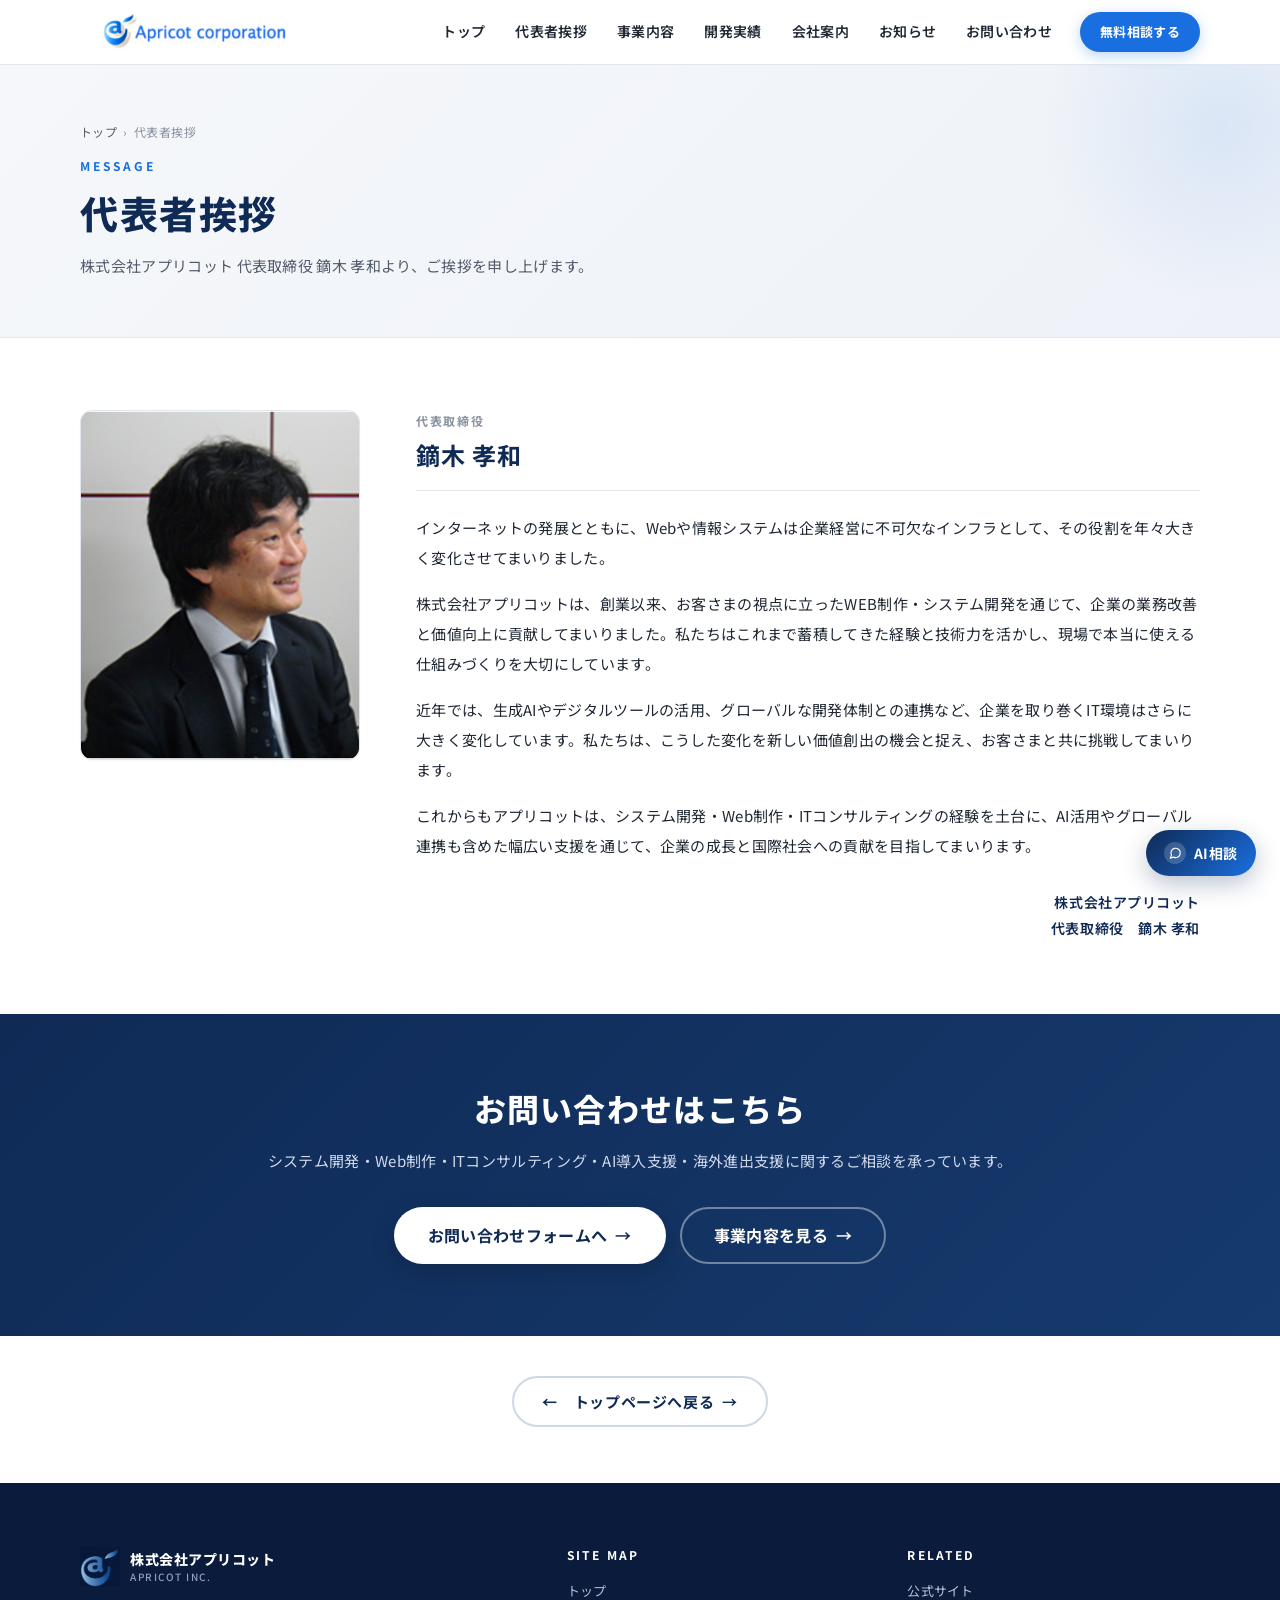
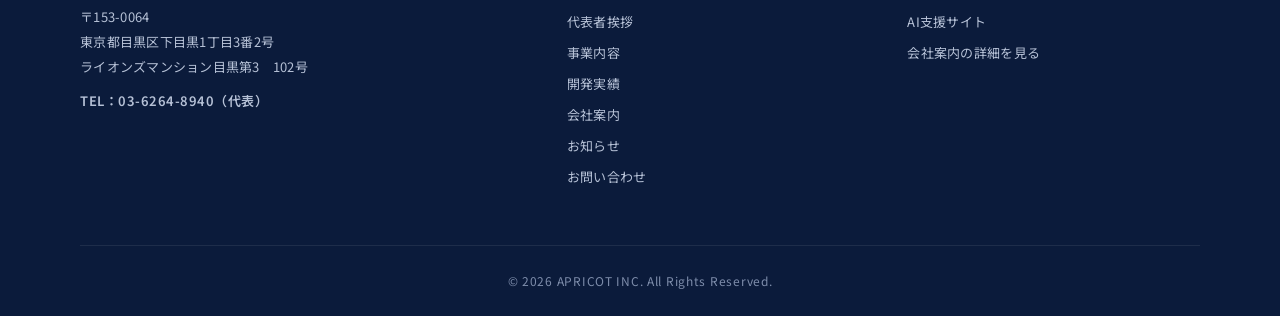
<file: message.html>
<!doctype html>
<html lang="ja">
<head>
<meta charset="utf-8">
<meta name="viewport" content="width=device-width, initial-scale=1, viewport-fit=cover">
<title>代表者挨拶｜株式会社アプリコット</title>
<meta name="description" content="株式会社アプリコット代表取締役 鏑木 孝和のご挨拶。長年のシステム開発・Web制作・ITコンサルティングの実績を活かし、AI活用やグローバル支援も含めて企業の成長を支援してまいります。">
<meta name="theme-color" content="#0F2A55">
<link rel="preconnect" href="https://fonts.googleapis.com">
<link rel="preconnect" href="https://fonts.gstatic.com" crossorigin>
<link href="https://fonts.googleapis.com/css2?family=Noto+Sans+JP:wght@400;500;600;700;800&display=swap" rel="stylesheet">
<link rel="stylesheet" href="assets/css/common.css">
</head>
<body class="page-message">

<!-- ============== HEADER ============== -->
<header class="site-header">
  <div class="site-header__inner">
    <a href="index.html" class="site-header__logo" aria-label="株式会社アプリコット トップへ">
      <img src="assets/images/apricot-logo.png" alt="株式会社アプリコット ロゴ" class="site-header__logo-img">
    </a>

    <nav class="site-nav" aria-label="グローバルナビゲーション">
      <ul class="site-nav__list">
        <li class="site-nav__item"><a href="index.html" class="site-nav__link">トップ</a></li>
        <li class="site-nav__item"><a href="message.html" class="site-nav__link">代表者挨拶</a></li>
        <li class="site-nav__item"><a href="service/index.html" class="site-nav__link">事業内容</a></li>
        <li class="site-nav__item"><a href="works/index.html" class="site-nav__link">開発実績</a></li>
        <li class="site-nav__item"><a href="company/index.html" class="site-nav__link">会社案内</a></li>
        <li class="site-nav__item"><a href="news/index.html" class="site-nav__link">お知らせ</a></li>
        <li class="site-nav__item"><a href="contact/index.html" class="site-nav__link">お問い合わせ</a></li>
      </ul>
      <a href="contact/index.html" class="btn btn--blue btn--sm site-nav__cta btn--no-arrow">無料相談する</a>
    </nav>

    <button class="hamburger" type="button" data-hamburger aria-label="メニューを開く" aria-expanded="false" aria-controls="mobile-nav">
      <span class="hamburger__lines" aria-hidden="true"><span></span><span></span><span></span></span>
    </button>
  </div>

  <nav class="mobile-nav" id="mobile-nav" data-mobile-nav aria-label="モバイルナビゲーション">
    <ul class="mobile-nav__list">
      <li><a href="index.html" class="mobile-nav__link">トップ</a></li>
      <li><a href="message.html" class="mobile-nav__link">代表者挨拶</a></li>
      <li><a href="service/index.html" class="mobile-nav__link">事業内容</a></li>
      <li><a href="works/index.html" class="mobile-nav__link">開発実績</a></li>
      <li><a href="company/index.html" class="mobile-nav__link">会社案内</a></li>
      <li><a href="news/index.html" class="mobile-nav__link">お知らせ</a></li>
      <li><a href="contact/index.html" class="mobile-nav__link">お問い合わせ</a></li>
    </ul>
    <div class="mobile-nav__cta">
      <a href="contact/index.html" class="btn btn--blue">無料相談する</a>
    </div>
  </nav>
</header>

<main>
  <!-- ============== PAGE HEADER ============== -->
  <section class="page-header">
    <div class="container page-header__inner">
      <p class="breadcrumb"><a href="index.html">トップ</a><span class="breadcrumb__sep">›</span>代表者挨拶</p>
      <p class="page-header__eyebrow">MESSAGE</p>
      <h1 class="page-header__title">代表者挨拶</h1>
      <p class="page-header__lead">
        株式会社アプリコット 代表取締役 鏑木 孝和より、ご挨拶を申し上げます。
      </p>
    </div>
  </section>

  <!-- ============== MESSAGE BODY ============== -->
  <section class="section">
    <div class="container">
      <div class="message-grid">

        <!-- 左：代表者写真 -->
        <div class="message-grid__photo">
          <img src="assets/images/representative-kaburagi.png"
               alt="株式会社アプリコット 代表取締役 鏑木 孝和"
               class="message-photo-img"
               loading="lazy"
               decoding="async">
        </div>

        <!-- 右：挨拶本文 -->
        <div class="message-grid__body">
          <p class="message-body__title">代表取締役</p>
          <p class="message-body__name">鏑木 孝和</p>

          <div class="message-body__text">
            <p>
              インターネットの発展とともに、Webや情報システムは企業経営に不可欠なインフラとして、その役割を年々大きく変化させてまいりました。
            </p>
            <p>
              株式会社アプリコットは、創業以来、お客さまの視点に立ったWEB制作・システム開発を通じて、企業の業務改善と価値向上に貢献してまいりました。私たちはこれまで蓄積してきた経験と技術力を活かし、現場で本当に使える仕組みづくりを大切にしています。
            </p>
            <p>
              近年では、生成AIやデジタルツールの活用、グローバルな開発体制との連携など、企業を取り巻くIT環境はさらに大きく変化しています。私たちは、こうした変化を新しい価値創出の機会と捉え、お客さまと共に挑戦してまいります。
            </p>
            <p>
              これからもアプリコットは、システム開発・Web制作・ITコンサルティングの経験を土台に、AI活用やグローバル連携も含めた幅広い支援を通じて、企業の成長と国際社会への貢献を目指してまいります。
            </p>
          </div>

          <p class="message-body__sign">
            株式会社アプリコット<br>
            代表取締役　鏑木 孝和
          </p>
        </div>

      </div>
    </div>
  </section>

  <!-- ============== CTA ============== -->
  <section class="section cta">
    <div class="container container--narrow">
      <h2 class="cta__title">お問い合わせはこちら</h2>
      <p class="cta__lead">
        システム開発・Web制作・ITコンサルティング・AI導入支援・海外進出支援に関するご相談を承っています。
      </p>
      <div class="cta__buttons">
        <a href="contact/index.html" class="btn btn--primary btn--lg">お問い合わせフォームへ</a>
        <a href="service/index.html" class="btn btn--ghost btn--lg">事業内容を見る</a>
      </div>
    </div>
  </section>
  <!-- ============== BACK NAV ============== -->
  <nav class="back-nav" aria-label="ページナビゲーション">
    <div class="container">
      <a href="index.html" class="btn btn--ghost back-nav__btn"><span class="back-nav__arrow" aria-hidden="true">←</span>トップページへ戻る</a>
    </div>
  </nav>

</main>

<!-- ============== FOOTER ============== -->
<footer class="site-footer">
  <div class="container">
    <div class="site-footer__top">

      <div class="site-footer__brand">
        <a href="index.html" class="site-footer__logo-link">
          <img src="assets/images/footer-mark.png" alt="株式会社アプリコット ロゴマーク" class="site-footer__logo-mark">
          <span class="site-footer__logo-text">
            株式会社アプリコット
            <small>APRICOT INC.</small>
          </span>
        </a>
        <address class="site-footer__address">
          〒153-0064<br>
          東京都目黒区下目黒1丁目3番2号<br>
          ライオンズマンション目黒第3　102号
        </address>
        <p class="site-footer__tel">TEL：03-6264-8940（代表）</p>
      </div>

      <div class="site-footer__col">
        <h4>SITE MAP</h4>
        <ul>
          <li><a href="index.html">トップ</a></li>
          <li><a href="message.html">代表者挨拶</a></li>
          <li><a href="service/index.html">事業内容</a></li>
          <li><a href="works/index.html">開発実績</a></li>
          <li><a href="company/index.html">会社案内</a></li>
          <li><a href="news/index.html">お知らせ</a></li>
          <li><a href="contact/index.html">お問い合わせ</a></li>
        </ul>
      </div>

      <div class="site-footer__col">
        <h4>RELATED</h4>
        <ul>
          <li><a href="https://apricot-j.co.jp/apricot/" target="_blank" rel="noopener noreferrer">公式サイト</a></li>
          <li><a href="https://apricot-j.co.jp/AIsupport/" target="_blank" rel="noopener noreferrer">AI支援サイト</a></li>
          <li><a href="https://apricot-j.co.jp/apricot/company.html" target="_blank" rel="noopener noreferrer">会社案内の詳細を見る</a></li>
        </ul>
      </div>

    </div>

    <div class="site-footer__bottom">
      <span>© 2026 APRICOT INC. All Rights Reserved.</span>
    </div>
  </div>
</footer>

<script src="assets/js/common.js" defer></script>
</body>
</html>
</file>
<file: assets/css/common.css>
@charset "UTF-8";
/* ==========================================================================
   株式会社アプリコット 公式サイト 共通スタイル
   - BtoB / 信頼感・清潔感・現代的
   - 白 / ネイビー / ブルー / ライトグレー基調
   - モバイルファースト
   ========================================================================== */

/* ---------- Design Tokens ---------- */
:root {
  /* Colors */
  --c-white:      #FFFFFF;
  --c-bg:         #FFFFFF;
  --c-bg-soft:    #F5F7FA;
  --c-bg-soft-2:  #EEF2F8;
  --c-bg-deep:    #0B1B3B;        /* フッター/濃ネイビー */
  --c-navy:       #0F2A55;        /* メインネイビー */
  --c-navy-2:     #1B3A6B;
  --c-blue:       #1A6FE0;        /* アクセントブルー */
  --c-blue-d:     #155CC2;
  --c-blue-l:     #E8F1FE;
  --c-cyan:       #29C5E0;        /* AIアクセント */
  --c-teal:       #1FB5A5;        /* グローバルアクセント */
  --c-text:       #1F2733;
  --c-text-sub:   #525B6A;
  --c-text-mute:  #8A93A0;
  --c-border:     #E2E7EF;
  --c-border-2:   #CFD7E3;
  --c-accent:     #D97A3C;        /* 既存LPと整合（強いCTA用）*/
  --c-accent-d:   #B96526;

  /* Radius */
  --radius-xs: 4px;
  --radius-sm: 6px;
  --radius:    10px;
  --radius-lg: 16px;
  --radius-pill: 999px;

  /* Shadow */
  --shadow-xs: 0 1px 2px rgba(15,42,85,.06);
  --shadow-sm: 0 2px 6px rgba(15,42,85,.06);
  --shadow:    0 6px 20px rgba(15,42,85,.08);
  --shadow-lg: 0 14px 40px rgba(15,42,85,.14);

  --ease: cubic-bezier(.2,.7,.2,1);

  /* Layout */
  --header-h: 64px;
  --container: 1160px;
}

/* ---------- Reset ---------- */
*,
*::before,
*::after { box-sizing: border-box; }
html { -webkit-text-size-adjust: 100%; scroll-behavior: smooth; }
body {
  margin: 0;
  color: var(--c-text);
  background: var(--c-bg);
  font-family: "Noto Sans JP", "Hiragino Kaku Gothic ProN", "ヒラギノ角ゴ ProN W3", "Yu Gothic", "游ゴシック", Meiryo, sans-serif;
  font-size: 16px;
  line-height: 1.8;
  letter-spacing: .02em;
  -webkit-font-smoothing: antialiased;
  -moz-osx-font-smoothing: grayscale;
}
img { max-width: 100%; height: auto; display: block; }
a { color: var(--c-navy); text-decoration: none; transition: color .2s var(--ease); }
a:hover { color: var(--c-blue); }
ul, ol { padding: 0; margin: 0; list-style: none; }
h1, h2, h3, h4 { margin: 0; line-height: 1.4; color: var(--c-navy); font-weight: 700; letter-spacing: .03em; }
p { margin: 0; }
button { font-family: inherit; cursor: pointer; }

/* ---------- Layout ---------- */
.container {
  width: 100%;
  max-width: var(--container);
  margin-inline: auto;
  padding-inline: 20px;
}
.container--narrow { max-width: 880px; }

.section { padding: 72px 0; }
@media (max-width: 767px) { .section { padding: 56px 0; } }

.section__head { text-align: center; margin-bottom: 40px; }
.section__eyebrow {
  display: inline-block;
  font-size: 12px;
  font-weight: 700;
  letter-spacing: .25em;
  color: var(--c-blue);
  margin-bottom: 10px;
  text-transform: uppercase;
}
.section__title {
  font-size: clamp(24px, 3.6vw, 34px);
  font-weight: 800;
  letter-spacing: .04em;
}
.section__title .accent { color: var(--c-blue); }
.section__lead {
  margin-top: 16px;
  color: var(--c-text-sub);
  font-size: 15px;
}

/* ---------- Buttons ---------- */
.btn {
  display: inline-flex;
  align-items: center;
  justify-content: center;
  gap: 8px;
  padding: 14px 28px;
  border-radius: var(--radius-pill);
  font-weight: 700;
  font-size: 15px;
  line-height: 1.3;
  text-align: center;
  border: 2px solid transparent;
  transition: transform .2s var(--ease), background-color .2s var(--ease), color .2s var(--ease), box-shadow .2s var(--ease), border-color .2s var(--ease);
  text-decoration: none;
  white-space: nowrap;
}
.btn:hover { transform: translateY(-1px); }
.btn::after {
  content: "→";
  font-weight: 600;
  transition: transform .2s var(--ease);
}
.btn:hover::after { transform: translateX(3px); }
.btn--no-arrow::after { content: none; }
.btn--primary {
  background: var(--c-navy);
  color: #fff;
  box-shadow: 0 4px 14px rgba(15,42,85,.25);
}
.btn--primary:hover { background: var(--c-navy-2); color: #fff; box-shadow: 0 6px 20px rgba(15,42,85,.32); }
.btn--blue {
  background: var(--c-blue);
  color: #fff;
  box-shadow: 0 4px 14px rgba(26,111,224,.28);
}
.btn--blue:hover { background: var(--c-blue-d); color: #fff; }
.btn--ghost {
  background: #fff;
  color: var(--c-navy);
  border-color: var(--c-border-2);
}
.btn--ghost:hover { color: var(--c-blue); border-color: var(--c-blue); background: #fff; }
.btn--lg { padding: 16px 32px; font-size: 16px; }
.btn--sm { padding: 10px 18px; font-size: 13px; }

/* ---------- Header ---------- */
.site-header {
  position: sticky;
  top: 0;
  z-index: 1000;                    /* 本文の各 stacking-context（hero 等）より確実に手前 */
  background: rgba(255,255,255,.98);
  /* NOTE: backdrop-filter は付けない。
     付けると CSS 仕様により子孫の position:fixed がヘッダー要素基準になり、
     .mobile-nav がヘッダー枠内に閉じ込められて表示崩れを起こす。 */
  border-bottom: 1px solid var(--c-border);
}
.site-header__inner {
  max-width: var(--container);
  margin-inline: auto;
  display: flex;
  align-items: center;
  justify-content: space-between;
  height: var(--header-h);
  padding: 0 20px;
}
.site-header__logo {
  display: inline-flex;
  align-items: center;
  color: var(--c-navy);
  text-decoration: none;
}
.site-header__logo-img {
  display: block;
  height: 50px;
  width: auto;
  max-height: 56px;
}
@media (max-width: 767px) {
  .site-header__logo-img { height: 40px; }
}

.site-nav {
  display: none;
}
@media (min-width: 1000px) {
  .site-nav { display: flex; align-items: center; gap: 4px; }
}
.site-nav__list { display: flex; align-items: center; gap: 2px; }
.site-nav__item { position: relative; }
.site-nav__link {
  display: inline-flex;
  align-items: center;
  gap: 4px;
  padding: 10px 14px;
  font-size: 14px;
  font-weight: 600;
  color: var(--c-text);
  border-radius: var(--radius-sm);
  transition: color .2s var(--ease), background-color .2s var(--ease);
}
.site-nav__link:hover { color: var(--c-blue); background: var(--c-bg-soft); }
.site-nav__link.has-dropdown::after {
  content: "";
  width: 6px; height: 6px;
  border-right: 1.5px solid currentColor;
  border-bottom: 1.5px solid currentColor;
  transform: rotate(45deg) translateY(-2px);
  margin-left: 4px;
  transition: transform .2s var(--ease);
}
.site-nav__item:hover .site-nav__link.has-dropdown::after,
.site-nav__item.is-open .site-nav__link.has-dropdown::after {
  transform: rotate(-135deg) translateY(0);
}

.site-nav__dropdown {
  position: absolute;
  top: calc(100% + 6px);
  left: 50%;
  transform: translateX(-50%) translateY(-6px);
  min-width: 280px;
  background: #fff;
  border: 1px solid var(--c-border);
  border-radius: var(--radius);
  box-shadow: var(--shadow-lg);
  padding: 10px;
  opacity: 0;
  visibility: hidden;
  transition: opacity .2s var(--ease), transform .2s var(--ease), visibility .2s;
}
.site-nav__item:hover .site-nav__dropdown,
.site-nav__item.is-open .site-nav__dropdown {
  opacity: 1;
  visibility: visible;
  transform: translateX(-50%) translateY(0);
}
.site-nav__dropdown a {
  display: flex;
  flex-direction: column;
  gap: 2px;
  padding: 10px 14px;
  border-radius: var(--radius-sm);
  font-size: 14px;
  font-weight: 600;
  color: var(--c-text);
  transition: background-color .2s var(--ease), color .2s var(--ease);
}
.site-nav__dropdown a:hover { background: var(--c-blue-l); color: var(--c-blue); }
.site-nav__dropdown a small {
  font-size: 11px;
  font-weight: 500;
  color: var(--c-text-mute);
  letter-spacing: .04em;
}

.site-nav__cta {
  margin-left: 10px;
}

/* Hamburger button */
.hamburger {
  display: inline-flex;
  align-items: center;
  justify-content: center;
  width: 44px; height: 44px;
  background: transparent;
  border: 1px solid var(--c-border);
  border-radius: var(--radius-sm);
  padding: 0;
}
@media (min-width: 1000px) { .hamburger { display: none; } }
.hamburger__lines {
  position: relative;
  width: 18px; height: 12px;
}
.hamburger__lines span {
  position: absolute;
  left: 0; right: 0;
  height: 2px;
  background: var(--c-navy);
  border-radius: 2px;
  transition: transform .2s var(--ease), top .2s var(--ease), opacity .2s var(--ease);
}
.hamburger__lines span:nth-child(1) { top: 0; }
.hamburger__lines span:nth-child(2) { top: 5px; }
.hamburger__lines span:nth-child(3) { top: 10px; }
.hamburger.is-open .hamburger__lines span:nth-child(1) { top: 5px; transform: rotate(45deg); }
.hamburger.is-open .hamburger__lines span:nth-child(2) { opacity: 0; }
.hamburger.is-open .hamburger__lines span:nth-child(3) { top: 5px; transform: rotate(-45deg); }

/* Mobile drawer */
.mobile-nav {
  position: fixed;
  top: var(--header-h);
  left: 0; right: 0;
  bottom: 0;
  background: #fff;
  padding: 16px 20px 40px;
  overflow-y: auto;
  transform: translateX(100%);
  transition: transform .25s var(--ease);
  z-index: 999;                     /* ヘッダー(1000)直下、本文の各 stacking-context より確実に手前 */
  border-top: 1px solid var(--c-border);
  box-shadow: 0 8px 24px rgba(15,42,85,.06);
}
.mobile-nav.is-open { transform: translateX(0); }
@media (min-width: 1000px) { .mobile-nav { display: none; } }
.mobile-nav__list > li { border-bottom: 1px solid var(--c-border); }
.mobile-nav__link {
  display: flex;
  justify-content: space-between;
  align-items: center;
  padding: 16px 4px;
  font-size: 15px;
  font-weight: 700;
  color: var(--c-navy);
}
.mobile-nav__sub { padding: 0 0 10px 12px; }
.mobile-nav__sub a {
  display: block;
  padding: 8px 4px;
  font-size: 14px;
  color: var(--c-text-sub);
  font-weight: 500;
}
.mobile-nav__sub a:hover { color: var(--c-blue); }
.mobile-nav__cta {
  margin-top: 24px;
  display: flex;
  flex-direction: column;
  gap: 10px;
}

/* ---------- Hero ---------- */
.hero {
  position: relative;
  padding: 80px 0 64px;
  background:
    radial-gradient(1200px 600px at 80% -10%, rgba(26,111,224,.10), transparent 60%),
    radial-gradient(900px 500px at 0% 100%, rgba(41,197,224,.08), transparent 60%),
    linear-gradient(180deg, #FFFFFF 0%, #F5F8FC 100%);
  overflow: hidden;
}
@media (max-width: 767px) { .hero { padding: 56px 0 64px; } }
.hero::before {
  content: "";
  position: absolute;
  inset: 0;
  background-image:
    linear-gradient(rgba(15,42,85,.04) 1px, transparent 1px),
    linear-gradient(90deg, rgba(15,42,85,.04) 1px, transparent 1px);
  background-size: 48px 48px;
  mask-image: radial-gradient(ellipse at 60% 40%, #000 30%, transparent 80%);
  -webkit-mask-image: radial-gradient(ellipse at 60% 40%, #000 30%, transparent 80%);
  pointer-events: none;
}
.hero__inner { position: relative; z-index: 1; }
.hero__eyebrow {
  display: inline-flex;
  align-items: center;
  gap: 8px;
  padding: 6px 14px;
  font-size: 12px;
  font-weight: 700;
  letter-spacing: .12em;
  color: var(--c-blue);
  background: var(--c-blue-l);
  border-radius: var(--radius-pill);
  margin-bottom: 24px;
}
.hero__eyebrow::before {
  content: "";
  width: 6px; height: 6px;
  border-radius: 50%;
  background: var(--c-blue);
}
.hero__title {
  /* PC最大サイズを 40px に微調整（最終行「企業の次の成長をサポートします。」が
     2カラム時の左カラム幅内に余裕で収まるバランス） */
  font-size: clamp(24px, 3.6vw, 40px);
  font-weight: 800;
  line-height: 1.5;
  letter-spacing: .04em;
  color: var(--c-navy);
  max-width: 880px;
}
.hero__title .accent {
  background: linear-gradient(90deg, var(--c-blue) 0%, var(--c-cyan) 100%);
  -webkit-background-clip: text;
  background-clip: text;
  color: transparent;
}
.hero__lead {
  margin-top: 24px;
  max-width: 720px;
  font-size: clamp(15px, 1.6vw, 17px);
  line-height: 2;
  color: var(--c-text-sub);
}
.hero__ctas {
  margin-top: 36px;
  display: flex;
  flex-wrap: wrap;
  gap: 12px;
}
.hero__meta {
  margin-top: 36px;
  display: flex;
  flex-wrap: wrap;
  gap: 24px;
  padding-top: 28px;
  border-top: 1px solid var(--c-border);
}
.hero__meta-item { display: flex; flex-direction: column; }
.hero__meta-num {
  font-size: 28px;
  font-weight: 800;
  color: var(--c-navy);
  line-height: 1.1;
  font-feature-settings: "tnum";
}
.hero__meta-num small { font-size: 14px; margin-left: 2px; color: var(--c-text-sub); font-weight: 600; }
.hero__meta-label { font-size: 12px; color: var(--c-text-mute); font-weight: 600; letter-spacing: .08em; }

/* ==========================================================================
   Hero ビジュアル（hero-ai-visual.png）
   - PC（≥1100px）：画像を背景的に絶対配置。.hero__inner は通常ブロック
     （Grid なし）のままで、左テキストの段落幅・改行は一切変えない。
     画像は右側〜中央付近にかけて大きく敷き、左テキストの後ろにも一部かぶる。
     文字は z-index:2 で最前面。画像左側に白フェードを重ねて可読性を担保。
   - タブレット/スマホ（≤1099px）：重なりは解除し、文字の下に1カラムで配置。
   ========================================================================== */
.hero { position: relative; overflow: hidden; }
.hero__inner { position: relative; z-index: 2; }

.hero__visual {
  display: block;
  position: relative;
}
.hero__visual-img {
  display: block;
  width: 100%;
  height: auto;
  border-radius: 16px;
}

/* タブレット以下：文字の下に普通に並べる（重なりなし、可読性優先） */
@media (max-width: 1099px) {
  .hero__visual {
    margin-top: 40px;
    max-width: 720px;
    margin-left: auto;
    margin-right: auto;
  }
  .hero__visual-img {
    box-shadow: 0 8px 28px rgba(15,42,85,.08);
  }
}
@media (max-width: 767px) {
  .hero__visual { margin-top: 32px; }
}

/* PC：絶対配置で右側〜中央に大きく敷く */
@media (min-width: 1100px) {
  /* .hero__inner は block のまま（Gridにしない）。
     左テキストの段落幅・改行が画像追加で変わらないようにするのが目的。 */
  .hero__copy {
    position: relative;
    z-index: 2;            /* 文字は最前面 */
    max-width: 720px;      /* 既存コピーの自然な幅を維持（見出し改行を変えない） */
  }

  .hero__visual {
    position: absolute;
    top: 40%;              /* 上を詰めて画像を引き上げ、下に呼吸スペースを作る */
    right: -40px;          /* コンテナ右端を少しはみ出して大きく見せる */
    transform: translateY(-50%);
    width: 66vw;           /* 余白いっぱいに広げる */
    max-width: 980px;
    min-width: 720px;
    z-index: 1;            /* 文字の背後 */
    pointer-events: none;
    margin: 0;
  }
  .hero__visual-img {
    width: 100%;
    height: auto;
    border-radius: 20px;
    box-shadow: none;
    /* エッジを楕円フェードで背景に馴染ませる（四角い切り抜き感を解消） */
    -webkit-mask-image: radial-gradient(ellipse 92% 88% at 65% 50%, #000 55%, transparent 100%);
            mask-image: radial-gradient(ellipse 92% 88% at 65% 50%, #000 55%, transparent 100%);
  }
  /* 画像左半分に白フェードを重ねてテキスト可読性を担保
     （画像PNG自体の左フェードを補強） */
  .hero__visual::before {
    content: "";
    position: absolute;
    inset: 0;
    border-radius: 20px;
    background: linear-gradient(
      90deg,
      rgba(255,255,255,1)  0%,
      rgba(255,255,255,.92) 18%,
      rgba(255,255,255,.55) 38%,
      rgba(255,255,255,.15) 60%,
      rgba(255,255,255,0)   78%
    );
    pointer-events: none;
    z-index: 1;
  }
}

/* ---------- Strengths（コーポレートサイトの事業紹介トーン） ---------- */
.strengths {
  background: var(--c-bg-soft);
  padding-top: 56px;       /* ヒーロー直後との繋ぎを少しコンパクトに（.section デフォルト 72 を上書き） */
}
.strengths__grid {
  display: grid;
  gap: 18px;
  grid-template-columns: 1fr;
}
@media (min-width: 768px) {
  .strengths__grid {
    grid-template-columns: repeat(3, 1fr);
    gap: 20px;
  }
}
@media (min-width: 1024px) {
  .strengths__grid { gap: 24px; }
}

.strength-card {
  background: #fff;
  border: 1px solid var(--c-border);
  border-radius: 10px;          /* 18 → 10：会社案内寄りに */
  padding: 28px 26px 26px;       /* 36/30/32 → 28/26/26 */
  position: relative;
  transition: border-color .2s var(--ease), box-shadow .2s var(--ease);
}
.strength-card:hover {
  border-color: var(--c-border-2);
  box-shadow: 0 4px 14px rgba(15,42,85,.05);  /* 大きな影を弱める */
}

/* 通し番号：右上に控えめ */
.strength-card__num {
  position: absolute;
  top: 22px;
  right: 24px;
  font-size: 10px;
  font-weight: 700;
  letter-spacing: .24em;
  color: var(--c-text-mute);
  opacity: .55;
  font-feature-settings: "tnum";
}

/* アイコンボックス：小さめ・影なし */
.strength-card__icon {
  width: 40px;                  /* 56 → 40 */
  height: 40px;
  border-radius: 8px;           /* 14 → 8 */
  display: grid;
  place-items: center;
  color: #fff;
  margin-bottom: 16px;          /* 22 → 16 */
  background: linear-gradient(135deg, var(--c-navy) 0%, var(--c-navy-2) 100%);
}
.strength-card__icon svg {
  width: 20px;                  /* 28 → 20 */
  height: 20px;
  display: block;
}
.strength-card--ai .strength-card__icon {
  background: linear-gradient(135deg, var(--c-blue) 0%, var(--c-cyan) 100%);
}
.strength-card--global .strength-card__icon {
  background: linear-gradient(135deg, var(--c-blue) 0%, var(--c-teal) 100%);
}

/* カテゴリ ラベル：英語は小さく、ミュート色寄り */
.strength-card__eyebrow {
  font-size: 10.5px;
  font-weight: 600;             /* 700 → 600 */
  letter-spacing: .14em;        /* .22em → .14em（大文字でないので圧迫感を減） */
  color: var(--c-text-mute);
  margin-bottom: 6px;
}
.strength-card--ai .strength-card__eyebrow { color: var(--c-blue); opacity: .85; }
.strength-card--global .strength-card__eyebrow { color: var(--c-teal); opacity: .85; }

.strength-card__title {
  font-size: 17px;
  font-weight: 700;             /* 800 → 700：会社案内寄り */
  letter-spacing: .04em;
  line-height: 1.55;
  color: var(--c-navy);
  margin-bottom: 10px;
}
.strength-card__text {
  font-size: 14px;
  color: var(--c-text-sub);
  line-height: 1.85;
}

/* ---------- Services (6 cards / 事業紹介トーン) ---------- */
.services { background: #fff; }
.services__grid {
  display: grid;
  gap: 16px;
  grid-template-columns: 1fr;
}
@media (min-width: 640px) { .services__grid { grid-template-columns: repeat(2, 1fr); gap: 18px; } }
@media (min-width: 1000px) { .services__grid { grid-template-columns: repeat(3, 1fr); gap: 20px; } }

.service-card {
  display: flex;
  flex-direction: column;
  background: #fff;
  border: 1px solid var(--c-border);
  border-radius: 10px;           /* 16 → 10：会社案内寄り */
  padding: 26px 24px 22px;
  position: relative;
  transition: border-color .2s var(--ease), box-shadow .2s var(--ease);
  overflow: hidden;
}
.service-card::before {
  content: "";
  position: absolute;
  top: 0; left: 0; right: 0;
  height: 2px;                   /* 3 → 2 */
  background: var(--c-navy);     /* グラデ → 単色ネイビーで上品に */
  transform: scaleX(0);
  transform-origin: left;
  transition: transform .3s var(--ease);
}
.service-card:hover {
  border-color: var(--c-border-2);
  box-shadow: 0 4px 14px rgba(15,42,85,.05);  /* 浮き上がり量を抑える */
}
.service-card:hover::before { transform: scaleX(1); }

.service-card__num {
  font-size: 11px;               /* 12 → 11 */
  font-weight: 600;              /* 700 → 600 */
  color: var(--c-text-mute);     /* blue → muted: 会社案内らしい落ち着き */
  letter-spacing: .16em;
  margin-bottom: 12px;
}
.service-card__title {
  font-size: 17.5px;             /* 19 → 17.5 */
  font-weight: 700;              /* 800 → 700 */
  margin-bottom: 10px;
  color: var(--c-navy);
  letter-spacing: .04em;
}
.service-card__text {
  font-size: 14px;
  color: var(--c-text-sub);
  line-height: 1.9;
  flex: 1;
}
.service-card__link {
  margin-top: 16px;
  font-size: 13px;
  font-weight: 600;              /* 700 → 600 */
  color: var(--c-navy);          /* blue → navy：ボタン感を弱める */
  display: inline-flex;
  align-items: center;
  gap: 6px;
  transition: color .2s var(--ease);
}
.service-card__link::after {
  content: "→";
  color: var(--c-blue);          /* 矢印だけブルーで誘導性を確保 */
  transition: transform .2s var(--ease);
  font-weight: 700;
}
.service-card:hover .service-card__link { color: var(--c-blue); }
.service-card:hover .service-card__link::after { transform: translateX(3px); }

/* NEW バッジを廃止（事業紹介として全カードを等価に扱う） */

/* ==========================================================================
   Services 事業紹介（トップページのみ：横長リスト型／コーポレートサイト寄り）
   - 「3つの強み」のカード型と差別化する目的の独自レイアウト
   - 罫線で区切られた事業一覧。影なし・浮きなしの落ち着いた構成
   - 既存の .service-card / .services__grid は他ページ（service/index.html 等）で
     引き続き使用されるため、そのまま残す
   ========================================================================== */

/* 強みセクションとの間隔を少しタイトに（72 → 60） */
.section.services { padding-top: 60px; }
/* 見出し領域と一覧の間隔を整える（既定 40 → 32） */
.services .section__head { margin-bottom: 32px; }

.services__list {
  display: grid;
  grid-template-columns: 1fr;
  border-top: 1px solid var(--c-border);
}
@media (min-width: 768px) {
  .services__list { grid-template-columns: 1fr 1fr; }
}

.service-item {
  display: grid;
  grid-template-columns: 44px 1fr;
  gap: 4px 20px;
  /* align-items を外し、body セルが行高さまで伸びるようにする
     （リンクを margin-top:auto で各行の下端に揃えるため） */
  padding: 24px 4px 22px;
  border-bottom: 1px solid var(--c-border);
  color: inherit;
  text-decoration: none;
  transition: background-color .2s var(--ease);
}
.service-item:hover { background: rgba(15,42,85,.022); }

/* PC 2カラム：列間に縦罫線 + 左右パディング */
@media (min-width: 768px) {
  .service-item {
    padding: 26px 6px 24px;
  }
  .service-item:nth-child(odd) {
    padding-right: 32px;
    border-right: 1px solid var(--c-border);
  }
  .service-item:nth-child(even) {
    padding-left: 32px;
  }
  /* 最終行（5,6 番目）は下罫線を抜く */
  .service-item:nth-last-child(-n+2) {
    border-bottom: none;
  }
}
/* モバイル：最終要素のみ下罫線を抜く */
@media (max-width: 767px) {
  .service-item:last-child { border-bottom: none; }
}

.service-item__num {
  align-self: start;       /* 番号は上端に固定（行が伸びても引きずられない） */
  font-size: 28px;
  font-weight: 800;
  color: var(--c-border-2); /* 淡いグレー：装飾的だが主張しない */
  letter-spacing: .02em;
  line-height: 1;
  font-feature-settings: "tnum";
  padding-top: 5px;        /* eyebrow とのキャップハイト調整 */
}
/* body を flex 列にして「詳しく見る」を行下端に固定 → 2カラムでリンクが揃う */
.service-item__body {
  min-width: 0;
  display: flex;
  flex-direction: column;
}

.service-item__eyebrow {
  font-size: 10.5px;
  font-weight: 700;
  letter-spacing: .2em;
  color: var(--c-text-mute);
  margin-bottom: 6px;
}
.service-item__title {
  font-size: 17px;
  font-weight: 700;
  color: var(--c-navy);
  letter-spacing: .04em;
  line-height: 1.5;
  margin-bottom: 8px;
}
.service-item__text {
  font-size: 14px;
  color: var(--c-text-sub);
  line-height: 1.85;
  margin-bottom: 0;        /* リンク側で padding-top 14px に統一 */
}

/* service/index.html 各事業項目の対応例リスト */
.service-item__examples-label {
  margin: 14px 0 6px;
  font-size: 11px;
  font-weight: 700;
  letter-spacing: .16em;
  color: var(--c-text-mute);
}
.service-item__examples {
  list-style: none;
  margin: 0;
  padding: 0;
  display: grid;
  gap: 4px;
}
.service-item__examples li {
  position: relative;
  padding-left: 14px;
  font-size: 13px;
  color: var(--c-text);
  line-height: 1.7;
  letter-spacing: .02em;
}
.service-item__examples li::before {
  content: "";
  position: absolute;
  left: 0;
  top: 10px;
  width: 8px;
  height: 1px;
  background: var(--c-blue);
}
/* リンクは本文テキストのトーンに近づけ、ボタン感を弱める */
.service-item__link {
  margin-top: auto;        /* セル下端に押し下げ：2カラム時に左右で揃う */
  padding-top: 14px;
  display: inline-flex;
  align-items: center;
  gap: 6px;
  font-size: 13px;
  font-weight: 500;
  color: var(--c-text-sub);
  transition: color .2s var(--ease);
}
.service-item__link::after {
  content: "→";
  color: var(--c-blue);     /* 矢印だけブルーで誘導性を残す */
  transition: transform .2s var(--ease);
  font-weight: 700;
}
.service-item:hover .service-item__link { color: var(--c-navy); }
.service-item:hover .service-item__link::after { transform: translateX(3px); }

.services__cta {
  margin-top: 36px;
  text-align: center;
}

/* ==========================================================================
   Development Works（開発実績サマリー）
   - 「3つの強み」(カラフルアイコンカード) / 「事業内容」(リスト型) と差別化する
     第3の表現として、ナンバーチップ＋短いネイビー罫線のエディトリアルカードを採用
   - 信頼感・歴史感を意識した報告書寄りの整然としたレイアウト
   - 詳細実績は /works/ ページに誘導
   ========================================================================== */
.works-summary {
  background: var(--c-bg-soft);
}

.works-grid {
  display: grid;
  gap: 18px;
  grid-template-columns: 1fr;
}
@media (min-width: 768px) {
  .works-grid {
    grid-template-columns: 1fr 1fr;
    gap: 22px;
  }
}

.works-card {
  background: #fff;
  border: 1px solid var(--c-border);
  border-radius: 10px;
  padding: 30px 30px 28px;
  display: flex;
  flex-direction: column;
  transition: border-color .2s var(--ease), box-shadow .2s var(--ease);
}
.works-card:hover {
  border-color: var(--c-border-2);
  box-shadow: 0 4px 14px rgba(15,42,85,.04);
}

/* ナンバーチップ＋見出し：上部に整理された見出しブロック */
.works-card__head {
  display: flex;
  align-items: center;
  gap: 12px;
  margin-bottom: 14px;
}
.works-card__num-chip {
  flex: 0 0 auto;
  display: inline-grid;
  place-items: center;
  width: 30px;
  height: 30px;
  border-radius: 6px;
  background: var(--c-navy);
  color: #fff;
  font-size: 11px;
  font-weight: 800;
  letter-spacing: .04em;
  font-feature-settings: "tnum";
}
.works-card__title {
  font-size: 17.5px;
  font-weight: 700;
  color: var(--c-navy);
  letter-spacing: .04em;
  line-height: 1.45;
  margin: 0;
}

/* 短いネイビー罫線：エディトリアル感のあるチャプターマーク */
.works-card__rule {
  display: block;
  width: 32px;
  height: 2px;
  background: var(--c-navy);
  margin-bottom: 14px;
  opacity: .85;
}

.works-card__text {
  font-size: 14px;
  color: var(--c-text-sub);
  line-height: 1.9;
}

.works-summary__cta {
  margin-top: 36px;
  text-align: center;
}

/* ---------- AI Section ---------- */
.ai-promo {
  position: relative;
  background:
    radial-gradient(900px 480px at 88% 0%, rgba(41,197,224,.10), transparent 60%),
    radial-gradient(800px 460px at 8% 100%, rgba(26,111,224,.08), transparent 60%),
    linear-gradient(180deg, #FBFCFE 0%, #EEF4FC 60%, #E4EDFA 100%);
  color: var(--c-text);
  overflow: hidden;
  border-top: 1px solid var(--c-border);
  border-bottom: 1px solid var(--c-border);
}
.ai-promo::before {
  content: "";
  position: absolute;
  inset: 0;
  background-image:
    linear-gradient(rgba(15,42,85,.035) 1px, transparent 1px),
    linear-gradient(90deg, rgba(15,42,85,.035) 1px, transparent 1px);
  background-size: 44px 44px;
  mask-image: radial-gradient(ellipse at 85% 20%, #000 20%, transparent 75%);
  -webkit-mask-image: radial-gradient(ellipse at 85% 20%, #000 20%, transparent 75%);
  pointer-events: none;
}
.ai-promo__inner {
  position: relative;
  display: grid;
  gap: 40px;
  grid-template-columns: 1fr;
  align-items: center;
}
@media (min-width: 900px) {
  .ai-promo__inner { grid-template-columns: 1.1fr 1fr; gap: 56px; }
}
.ai-promo__eyebrow {
  display: inline-flex;
  align-items: center;
  gap: 8px;
  padding: 6px 14px;
  background: #fff;
  border: 1px solid var(--c-border);
  border-radius: var(--radius-pill);
  font-size: 12px;
  font-weight: 700;
  letter-spacing: .12em;
  color: var(--c-blue);
  margin-bottom: 20px;
  box-shadow: var(--shadow-xs);
}
.ai-promo__eyebrow::before {
  content: "";
  width: 6px; height: 6px;
  border-radius: 50%;
  background: var(--c-cyan);
  box-shadow: 0 0 0 3px rgba(41,197,224,.18);
}
.ai-promo__title {
  font-size: clamp(24px, 3.4vw, 32px);
  font-weight: 800;
  color: var(--c-navy);
  line-height: 1.5;
  letter-spacing: .04em;
}
.ai-promo__title .accent {
  background: linear-gradient(90deg, var(--c-blue) 0%, var(--c-cyan) 100%);
  -webkit-background-clip: text;
  background-clip: text;
  color: transparent;
}
.ai-promo__lead {
  margin-top: 16px;
  color: var(--c-text-sub);
  font-size: 15px;
  line-height: 1.9;
}
.ai-promo__ctas { margin-top: 28px; display: flex; flex-wrap: wrap; gap: 12px; }
.ai-promo .btn--blue {
  background: linear-gradient(135deg, var(--c-blue) 0%, var(--c-cyan) 100%);
  box-shadow: 0 4px 18px rgba(41,197,224,.28);
  color: #fff;
}
.ai-promo .btn--blue:hover { filter: brightness(1.05); color: #fff; }
.ai-promo .btn--ghost {
  background: #fff;
  border-color: var(--c-border-2);
  color: var(--c-navy);
}
.ai-promo .btn--ghost:hover { background: #fff; color: var(--c-blue); border-color: var(--c-blue); }

.ai-promo__features {
  display: grid;
  grid-template-columns: 1fr;
  gap: 10px;
}
@media (min-width: 480px) { .ai-promo__features { grid-template-columns: 1fr 1fr; } }
.ai-promo__feature {
  background: #fff;
  border: 1px solid var(--c-border);
  border-radius: var(--radius);
  padding: 14px 16px;
  font-size: 13px;
  color: var(--c-text);
  font-weight: 600;
  display: flex;
  align-items: flex-start;
  gap: 10px;
  line-height: 1.6;
  box-shadow: var(--shadow-xs);
  transition: transform .2s var(--ease), border-color .2s var(--ease), box-shadow .2s var(--ease);
}
.ai-promo__feature:hover { transform: translateY(-2px); border-color: #C0E4FF; box-shadow: var(--shadow-sm); }
.ai-promo__feature::before {
  content: "✓";
  flex: 0 0 auto;
  width: 18px; height: 18px;
  border-radius: 50%;
  background: linear-gradient(135deg, var(--c-blue) 0%, var(--c-cyan) 100%);
  color: #fff;
  font-weight: 800;
  font-size: 11px;
  display: inline-grid;
  place-items: center;
  margin-top: 1px;
}

/* ---------- Global Section ---------- */
.global-promo {
  background: #FFFFFF;
  position: relative;
  overflow: hidden;
}
.global-promo::before {
  content: "";
  position: absolute;
  right: -120px; top: -120px;
  width: 420px; height: 420px;
  border-radius: 50%;
  background: radial-gradient(circle, rgba(26,111,224,.06) 0%, transparent 70%);
  pointer-events: none;
}
.global-promo::after {
  content: "";
  position: absolute;
  left: -120px; bottom: -120px;
  width: 360px; height: 360px;
  border-radius: 50%;
  background: radial-gradient(circle, rgba(31,181,165,.05) 0%, transparent 70%);
  pointer-events: none;
}
.global-promo__inner {
  position: relative;
  display: grid;
  gap: 40px;
  grid-template-columns: 1fr;
  align-items: center;
}
@media (min-width: 900px) {
  .global-promo__inner { grid-template-columns: 1fr 1.1fr; gap: 56px; }
}
.global-promo__visual {
  background: #fff;
  border: 1px solid var(--c-border);
  border-radius: var(--radius-lg);
  padding: 24px;
  box-shadow: var(--shadow-sm);
}
.global-promo__map {
  font-size: 13px;
  color: var(--c-text-sub);
  display: grid;
  gap: 12px;
}
.global-promo__country {
  display: flex;
  align-items: center;
  gap: 12px;
  padding: 12px 14px;
  background: var(--c-bg-soft);
  border-radius: var(--radius);
  border: 1px solid var(--c-border);
}
.global-promo__flag {
  font-size: 24px;
  line-height: 1;
}
.global-promo__country-name {
  font-weight: 700;
  color: var(--c-navy);
  font-size: 14px;
}
.global-promo__country-note {
  font-size: 12px;
  color: var(--c-text-mute);
}
.global-promo .section__eyebrow { color: var(--c-teal); }
.global-promo__title {
  font-size: clamp(24px, 3.4vw, 32px);
  font-weight: 800;
  letter-spacing: .04em;
  line-height: 1.5;
}
.global-promo__title .accent { color: var(--c-teal); }
.global-promo__features {
  margin-top: 20px;
  display: grid;
  gap: 8px;
  grid-template-columns: 1fr;
}
@media (min-width: 480px) { .global-promo__features { grid-template-columns: 1fr 1fr; } }
.global-promo__feature {
  display: flex;
  align-items: flex-start;
  gap: 8px;
  font-size: 14px;
  color: var(--c-text);
  line-height: 1.7;
}
.global-promo__feature::before {
  content: "";
  flex: 0 0 auto;
  width: 18px; height: 18px;
  border-radius: 50%;
  background: var(--c-teal);
  display: inline-grid; place-items: center;
  color: #fff;
  font-weight: 800;
  font-size: 11px;
  margin-top: 4px;
  background-image: linear-gradient(135deg, var(--c-teal) 0%, #2BD0BE 100%);
  position: relative;
}
.global-promo__feature {
  position: relative;
  padding-left: 26px;
}
.global-promo__feature::before {
  content: "✓";
  position: absolute;
  left: 0; top: 4px;
  margin: 0;
}
.global-promo .btn--teal {
  background: var(--c-teal);
  color: #fff;
  box-shadow: 0 4px 14px rgba(31,181,165,.28);
}
.global-promo .btn--teal:hover { background: #1A9D8F; color: #fff; }
.global-promo__ctas { margin-top: 28px; display: flex; flex-wrap: wrap; gap: 12px; }

/* ---------- Two columns link (works / company) ---------- */
.bridge { background: var(--c-bg-soft); }
.bridge__grid {
  display: grid;
  gap: 20px;
  grid-template-columns: 1fr;
}
@media (min-width: 768px) { .bridge__grid { grid-template-columns: 1fr 1fr; } }
.bridge-card {
  background: #fff;
  border: 1px solid var(--c-border);
  border-radius: var(--radius-lg);
  padding: 36px 32px;
  display: flex;
  flex-direction: column;
  gap: 16px;
  transition: transform .2s var(--ease), box-shadow .2s var(--ease);
}
.bridge-card:hover {
  transform: translateY(-4px);
  box-shadow: var(--shadow);
}
.bridge-card__label {
  font-size: 12px;
  font-weight: 700;
  letter-spacing: .18em;
  color: var(--c-blue);
}
.bridge-card__title {
  font-size: clamp(22px, 2.4vw, 26px);
  font-weight: 800;
}
.bridge-card__text {
  font-size: 14px;
  color: var(--c-text-sub);
  line-height: 1.9;
}
.bridge-card__btn {
  margin-top: auto;
  align-self: flex-start;
}
/* ※ 上記 .bridge / .bridge-card 系のスタイルは現状トップページからは未使用です
     （会社案内セクションを独立化したため）。下層ページで再利用する可能性があるので残置しています。 */

/* ==========================================================================
   Message（代表者挨拶）
   - 左：代表者写真（実写真未確定のあいだはプレースホルダー）
   - 右：肩書き・氏名・本文・署名
   - bg-soft の落ち着いた背景に置いて「会社の声」感を演出
   ========================================================================== */
.message-summary {
  background: var(--c-bg-soft);
}

.message-grid {
  display: grid;
  gap: 28px;
  grid-template-columns: 1fr;
  align-items: start;
}
@media (min-width: 768px) {
  .message-grid {
    grid-template-columns: 240px 1fr;
    gap: 44px;
  }
}
@media (min-width: 1024px) {
  .message-grid {
    grid-template-columns: 280px 1fr;
    gap: 56px;
  }
}

.message-grid__photo { display: flex; justify-content: center; }

/* 代表者画像（message.html のみで使用） */
.message-photo-img {
  display: block;
  width: 100%;
  max-width: 280px;
  aspect-ratio: 4 / 5;
  object-fit: cover;
  object-position: center top;   /* 顔・上半身が常にフレームに収まるよう上寄せ */
  border: 1px solid var(--c-border);
  border-radius: 12px;
  background: var(--c-bg-soft);   /* 読み込み中の地色 */
  box-shadow: 0 1px 2px rgba(15,42,85,.04);
}
@media (max-width: 600px) {
  .message-photo-img { max-width: 220px; }  /* スマホでは少し小さく */
}

/* ==========================================================================
   message.html スマホ表示の上部余白調整
   - PC表示は .page-header 共通（56/56）を使用。スマホ（≤767px）でのみ
     代表者画像が初期ビューポート内に自然に収まるよう少し圧縮する。
   ========================================================================== */
@media (max-width: 767px) {
  /* page-header の下余白だけ更にタイトに（共通44/36 → 44/32） */
  .page-message .page-header {
    padding-bottom: 32px;
  }
  /* リード行間を少し詰める */
  .page-message .page-header__lead {
    line-height: 1.85;
  }
  /* 代表者画像セクションの上余白を圧縮（56 → 32）。CTA セクションは除外 */
  .page-message main > section.section:not(.cta) {
    padding-top: 32px;
  }
  /* 画像と本文の間も少し詰める（28 → 20） */
  .page-message .message-grid {
    gap: 20px;
  }
}

/* ==========================================================================
   下層ページ ヒーロー（page-header）縦バランス
   - contact/index.html で検証した 56/56（PC）・44/36（スマホ）の
     バランスを全下層ページ共通に適用済み（.page-header 本体側で定義）。
   - page-contact / page-message などのページ別 body クラスは
     必要時の更なる微調整フックとして残置。
   ========================================================================== */

/* ↓ 旧プレースホルダー用スタイル（現在は未使用・参考のため残置） */
.message-photo {
  width: 100%;
  max-width: 280px;
  aspect-ratio: 4 / 5;
  background: linear-gradient(135deg, #EEF2F8 0%, #DCE4F0 100%);
  border: 1px solid var(--c-border);
  border-radius: 12px;
  display: grid;
  place-items: center;
  position: relative;
}
.message-photo__label {
  font-size: 10px;
  font-weight: 700;
  letter-spacing: .26em;
  color: var(--c-text-mute);
  text-transform: uppercase;
}

.message-grid__body { min-width: 0; }

.message-body__title {
  font-size: 12px;
  font-weight: 700;
  letter-spacing: .14em;
  color: var(--c-text-mute);
  margin: 0 0 6px;
  text-transform: uppercase;
}
.message-body__name {
  font-size: clamp(20px, 2.4vw, 24px);
  font-weight: 700;
  color: var(--c-navy);
  letter-spacing: .04em;
  line-height: 1.4;
  margin: 0 0 22px;
  padding-bottom: 18px;
  border-bottom: 1px solid var(--c-border);
}

.message-body__text {
  margin: 0 0 28px;
}
.message-body__text p {
  font-size: 15px;
  line-height: 2;
  color: var(--c-text);
  margin: 0 0 16px;
  letter-spacing: .02em;
}
.message-body__text p:last-child { margin-bottom: 0; }

.message-body__sign {
  margin: 0;
  font-size: 14px;
  font-weight: 600;
  color: var(--c-navy);
  line-height: 1.9;
  text-align: right;
  letter-spacing: .04em;
}

/* ==========================================================================
   Company（会社概要 + 所在地マップ）
   - 左右 2カード構成（48fr / 52fr）。両カードを stretch で同じ高さに揃える
   - 左：地図 + 所在地 + アクセス + 「Googleマップで開く」リンク
   - 右：会社概要 dl テーブル
   - 両カードは同じシェル（背景・枠線・角丸）で統一感を持たせる
   ========================================================================== */
.company-summary {
  background: #fff;
}

.company-grid {
  display: grid;
  gap: 20px;
  grid-template-columns: 1fr;
  align-items: stretch;        /* 左右カードを同じ高さに揃える */
}
@media (min-width: 768px) {
  .company-grid {
    grid-template-columns: 48fr 52fr;
    gap: 24px;
  }
}
@media (min-width: 1024px) {
  .company-grid { gap: 28px; }
}

/* 左右カード共通シェル */
.company-card {
  background: var(--c-bg-soft);
  border: 1px solid var(--c-border);
  border-radius: 12px;
  display: flex;
  flex-direction: column;
  min-width: 0;
}

/* ===== 左カード：地図・アクセス・近隣コインパーキング ===== */
.company-card--location {
  padding: 16px;
  gap: 14px;
}

.company-map {
  position: relative;
  border-radius: 8px;
  overflow: hidden;
  border: 1px solid var(--c-border);
  background: #fff;
}
.company-map iframe {
  display: block;
  width: 100%;
  height: 260px;
  border: 0;
}
@media (min-width: 768px) {
  .company-map iframe { height: 300px; }
}
@media (min-width: 1024px) {
  .company-map iframe { height: 340px; }
}

/* アクセス + 近隣コインパーキング例 を同じ 2 カラム dl で表現
   ─ アクセス本文と駐車場本文の左端を完全に揃える ─ */
.company-location {
  margin: 0;
}
.company-location__row {
  display: grid;
  /* モバイル：縦積み（ラベル → 本文） */
  grid-template-columns: 1fr;
  row-gap: 6px;
  padding: 8px 0;
  align-items: start;
}
@media (min-width: 600px) {
  .company-location__row {
    /* PC：左ラベル固定 / 右本文（"近隣コインパーキング例" がラベル列に収まる幅） */
    grid-template-columns: 110px 1fr;
    column-gap: 14px;
    row-gap: 0;
  }
}
/* 2行目以降の上に薄い罫線 */
.company-location__row + .company-location__row {
  border-top: 1px solid var(--c-border);
  padding-top: 14px;
  margin-top: 4px;
}

.company-location dt {
  font-size: 11px;
  font-weight: 700;
  color: var(--c-text-mute);
  letter-spacing: .14em;
  line-height: 1.7;
  align-self: start;
  padding-top: 2px;
}
.company-location dd {
  margin: 0;
  font-size: 13px;
  font-weight: 600;
  color: var(--c-navy);
  line-height: 1.75;
  letter-spacing: .02em;
}

/* 駐車場行 dd 内のコンテンツ（駐車場名・住所・注意書き） */
.company-parking__list {
  margin: 0;
  padding: 0;
  list-style: none;
  display: grid;
  gap: 10px;
}
.company-parking__list li {
  display: grid;
  gap: 2px;
}
.company-parking__name {
  font-size: 13px;
  font-weight: 700;
  color: var(--c-navy);
  line-height: 1.55;
  letter-spacing: .02em;
}
.company-parking__addr {
  font-size: 12px;
  font-weight: 500;
  color: var(--c-text-sub);
  line-height: 1.6;
  letter-spacing: .02em;
}
.company-parking__note {
  margin: 10px 0 0;
  font-size: 11px;
  font-weight: 500;
  color: var(--c-text-mute);
  line-height: 1.7;
}

/* Googleマップで開く リンク（カード下端） */
.company-location__link {
  margin-top: auto;            /* 右カードとの高さズレを吸収しながら下端に配置 */
  align-self: flex-start;
  display: inline-flex;
  align-items: center;
  gap: 6px;
  font-size: 13px;
  font-weight: 600;
  color: var(--c-blue);
  padding-top: 6px;
  transition: color .2s var(--ease);
}
.company-location__link::after {
  content: "↗";
  font-size: 12px;
  transition: transform .2s var(--ease);
}
.company-location__link:hover { color: var(--c-blue-d); }
.company-location__link:hover::after { transform: translate(2px, -2px); }

/* ===== 右カード：会社概要 dl テーブル ===== */
.company-card--info {
  padding: 4px 22px;
}
@media (max-width: 480px) {
  .company-card--info { padding: 4px 18px; }
}

.company-info {
  margin: 0;
}
.company-info__row {
  display: grid;
  grid-template-columns: 90px 1fr;
  column-gap: 14px;
  padding: 10px 0;
  border-bottom: 1px solid var(--c-border);
  align-items: baseline;
}
.company-info__row:last-child { border-bottom: none; }
@media (max-width: 480px) {
  .company-info__row {
    grid-template-columns: 78px 1fr;
    column-gap: 10px;
    padding: 9px 0;
  }
}

.company-info dt {
  font-size: 11px;
  font-weight: 700;
  color: var(--c-text-mute);
  letter-spacing: .12em;
  line-height: 1.7;
  align-self: start;
  padding-top: 2px;
}
.company-info dd {
  margin: 0;
  font-size: 13px;
  font-weight: 600;
  color: var(--c-navy);
  line-height: 1.75;
  letter-spacing: .02em;
}
.company-info dd a {
  color: var(--c-blue);
  text-decoration: underline;
  text-decoration-thickness: 1px;
  text-underline-offset: 2px;
  word-break: break-all;
}
.company-info dd a:hover { color: var(--c-blue-d); }

/* 事業内容のリスト（行間を詰めて全体の縦幅を抑制） */
.company-info__list {
  margin: 0;
  padding: 0;
  list-style: none;
  font-weight: 500;
}
.company-info__list li {
  position: relative;
  padding-left: 12px;
  line-height: 1.65;
  font-size: 12.5px;
}
.company-info__list li::before {
  content: "・";
  position: absolute;
  left: 0;
  color: var(--c-blue);
  font-weight: 700;
}

.company-summary__cta {
  margin-top: 32px;
  text-align: center;
}

/* ==========================================================================
   News（お知らせサマリー）
   - シンプルな企業サイトのお知らせ一覧。カード型にしない
   - 各行：日付＋カテゴリ（左メタ）／タイトル＋短い説明（右本文）
   - 罫線で区切る落ち着いた構成（影・浮きなし）
   - 新規記事は <li class="news-list__item">…</li> を追加するだけで増やせます
   ========================================================================== */
.news-summary {
  background: #fff;          /* WORKS(soft) と CTA(navy) の間の白で視覚リズムを整える */
}

.news-list {
  list-style: none;
  margin: 0;
  padding: 0;
  border-top: 1px solid var(--c-border);
}
.news-list__item {
  display: grid;
  grid-template-columns: 1fr;
  gap: 10px;
  padding: 20px 4px;
  border-bottom: 1px solid var(--c-border);
  transition: background-color .2s var(--ease);
}
.news-list__item:hover {
  background: rgba(15,42,85,.02);
}

@media (min-width: 768px) {
  .news-list__item {
    grid-template-columns: 200px 1fr;
    align-items: start;
    gap: 0 32px;
    padding: 22px 8px;
  }
}

/* 左：日付＋カテゴリ */
.news-list__meta {
  display: flex;
  align-items: center;
  gap: 12px;
  flex-wrap: wrap;
  padding-top: 2px;
}
.news-list__date {
  font-size: 13px;
  font-weight: 700;
  color: var(--c-text-mute);
  letter-spacing: .04em;
  font-feature-settings: "tnum";
  white-space: nowrap;
  font-family: ui-monospace, "SF Mono", Menlo, Consolas, "Noto Sans JP", sans-serif;
}
.news-list__cat {
  font-size: 10.5px;
  font-weight: 700;
  letter-spacing: .12em;
  padding: 3px 10px;
  border-radius: 4px;
  border: 1px solid transparent;
  white-space: nowrap;
}
/* カテゴリ別のトーン（派手にせず、ネイビー/ブルー/グレー基調内で差別化） */
.news-list__cat--info {
  background: var(--c-bg-soft-2);
  color: var(--c-text-sub);
  border-color: var(--c-border);
}
.news-list__cat--service {
  background: var(--c-blue-l);
  color: var(--c-blue);
  border-color: #D0E1FA;
}
.news-list__cat--update {
  background: #fff;
  color: var(--c-navy);
  border-color: var(--c-border-2);
}

/* 右：タイトル＋説明 */
.news-list__body { min-width: 0; }

.news-list__title {
  font-size: 15px;
  font-weight: 700;
  color: var(--c-navy);
  letter-spacing: .03em;
  line-height: 1.6;
  margin: 0 0 6px;
}
.news-list__title a {
  color: inherit;
  text-decoration: none;
  transition: color .2s var(--ease);
  position: relative;
}
.news-list__title a:hover { color: var(--c-blue); }
.news-list__title a:hover::after {
  content: " →";
  font-weight: 500;
  font-size: 13px;
}

.news-list__desc {
  margin: 0;
  font-size: 13px;
  color: var(--c-text-sub);
  line-height: 1.85;
}

.news-summary__cta {
  margin-top: 32px;
  text-align: center;
}

/* ---------- CTA section ---------- */
.cta {
  background: linear-gradient(135deg, var(--c-navy) 0%, #163A6E 100%);
  color: #fff;
  text-align: center;
}
.cta__title {
  font-size: clamp(24px, 3.4vw, 32px);
  font-weight: 800;
  color: #fff;
  letter-spacing: .04em;
}
.cta__lead {
  margin-top: 16px;
  color: #D0DAEC;
  font-size: 15px;
  line-height: 1.9;
}
.cta__buttons {
  margin-top: 32px;
  display: flex;
  flex-wrap: wrap;
  gap: 14px;
  justify-content: center;
}
.cta .btn--primary { background: #fff; color: var(--c-navy); box-shadow: 0 8px 24px rgba(0,0,0,.18); }
.cta .btn--primary:hover { background: #F0F4FA; color: var(--c-navy); }
.cta .btn--ghost { background: transparent; border-color: rgba(255,255,255,.4); color: #fff; }
.cta .btn--ghost:hover { background: rgba(255,255,255,.1); color: #fff; border-color: #fff; }
.cta__meta {
  margin-top: 24px;
  font-size: 13px;
  color: #B3C2DC;
}

/* ---------- Back-Nav（下層ページ下部「戻る」導線） ---------- */
.back-nav {
  background: #fff;
  text-align: center;
  padding: 40px 0 56px;
}
.back-nav__btn {
  min-width: 240px;
  letter-spacing: .04em;
}
.back-nav__btn .back-nav__arrow {
  display: inline-block;
  margin-right: 8px;
  font-weight: 700;
  transition: transform .2s var(--ease, ease);
}
.back-nav__btn:hover .back-nav__arrow { transform: translateX(-3px); }
@media (max-width: 767px) {
  .back-nav { padding: 28px 0 40px; }
  .back-nav__btn { min-width: 200px; }
}

/* ---------- Footer ---------- */
.site-footer {
  background: var(--c-bg-deep);
  color: #B6C1D6;
  padding: 64px 0 24px;
  font-size: 14px;
}
.site-footer__top {
  display: grid;
  gap: 40px;
  grid-template-columns: 1fr;
}
@media (min-width: 800px) {
  .site-footer__top {
    grid-template-columns: 1.5fr 1fr 1fr;
    gap: 48px;
  }
}

/* 左：ブランド領域（ロゴ + 住所 + 電話） */
.site-footer__brand {
  min-width: 0;
}
.site-footer__logo-link {
  display: inline-flex;
  align-items: center;
  gap: 10px;
  color: #fff;
  margin-bottom: 18px;
  text-decoration: none;
}
.site-footer__logo-link:hover { color: #fff; }
.site-footer__logo-mark {
  display: block;
  width: 40px;
  height: 40px;
  object-fit: contain;
  flex: 0 0 auto;
}
@media (max-width: 767px) {
  .site-footer__logo-mark { width: 36px; height: 36px; }
}
.site-footer__logo-text {
  font-weight: 800;
  font-size: 14px;
  letter-spacing: .04em;
  color: #fff;
  line-height: 1.2;
}
.site-footer__logo-text small {
  display: block;
  font-size: 10px;
  font-weight: 500;
  color: #8FA0C0;
  letter-spacing: .15em;
  margin-top: 3px;
}
.site-footer__address {
  font-size: 13px;
  color: #B6C1D6;
  line-height: 1.9;
  margin: 0 0 10px;
  font-style: normal;          /* <address> のデフォルト italic を打ち消し */
  letter-spacing: .02em;
}
.site-footer__tel {
  font-size: 13px;
  color: #B6C1D6;
  font-weight: 600;
  margin: 0;
  letter-spacing: .04em;
}

/* 中央・右：リンク列 */
.site-footer__col {
  min-width: 0;
}
.site-footer__col h4 {
  color: #fff;
  font-size: 12px;
  font-weight: 700;
  letter-spacing: .18em;
  margin: 0 0 16px;
}
.site-footer__col ul {
  list-style: none;
  margin: 0;
  padding: 0;
}
.site-footer__col ul li {
  margin-bottom: 10px;
  line-height: 1.5;
}
.site-footer__col a {
  color: #B6C1D6;
  font-size: 13px;
  letter-spacing: .02em;
  transition: color .2s var(--ease);
  display: inline-block;
}
.site-footer__col a:hover { color: #fff; }

/* 下部コピーライト */
.site-footer__bottom {
  margin-top: 48px;
  padding-top: 24px;
  border-top: 1px solid rgba(255,255,255,.08);
  display: flex;
  flex-wrap: wrap;
  justify-content: center;
  align-items: center;
  gap: 12px;
  font-size: 12px;
  color: #7E8DAB;
  letter-spacing: .06em;
}

/* ---------- Page-internal (Sub Pages) ---------- */
.page-header {
  background: linear-gradient(135deg, var(--c-bg-soft) 0%, var(--c-bg-soft-2) 100%);
  padding: 56px 0 56px;
  border-bottom: 1px solid var(--c-border);
  position: relative;
  overflow: hidden;
}
@media (max-width: 767px) {
  .page-header { padding: 44px 0 36px; }
}
.page-header::before {
  content: "";
  position: absolute;
  right: -120px;
  top: -120px;
  width: 360px; height: 360px;
  background: radial-gradient(circle, rgba(26,111,224,.10) 0%, transparent 70%);
  border-radius: 50%;
  pointer-events: none;
}
.page-header__inner { position: relative; }
.breadcrumb {
  font-size: 12px;
  color: var(--c-text-mute);
  margin-bottom: 12px;
  letter-spacing: .04em;
}
.breadcrumb a { color: var(--c-text-sub); }
.breadcrumb a:hover { color: var(--c-blue); }
.breadcrumb__sep { margin: 0 6px; color: var(--c-text-mute); }
.page-header__eyebrow {
  font-size: 12px;
  font-weight: 700;
  letter-spacing: .25em;
  color: var(--c-blue);
  text-transform: uppercase;
  margin-bottom: 10px;
}
.page-header__title {
  font-size: clamp(28px, 4vw, 38px);
  font-weight: 800;
  letter-spacing: .04em;
}
.page-header__lead {
  margin-top: 12px;
  max-width: 720px;
  font-size: 15px;
  color: var(--c-text-sub);
  line-height: 2;
}

.prose h2 {
  margin-top: 48px;
  margin-bottom: 20px;
  font-size: clamp(20px, 2.4vw, 24px);
  padding-bottom: 12px;
  border-bottom: 2px solid var(--c-blue);
  display: inline-block;
}
.prose p { margin: 16px 0; line-height: 2; color: var(--c-text); }
.prose ul { margin: 16px 0; padding-left: 0; }
.prose ul li {
  position: relative;
  padding: 4px 0 4px 24px;
  line-height: 1.9;
}
.prose ul li::before {
  content: "";
  position: absolute;
  left: 6px; top: 16px;
  width: 8px; height: 8px;
  border-radius: 50%;
  background: var(--c-blue);
}
.prose table {
  width: 100%;
  border-collapse: collapse;
  margin: 24px 0;
  font-size: 14px;
}
.prose table th,
.prose table td {
  padding: 14px 16px;
  border-bottom: 1px solid var(--c-border);
  text-align: left;
  vertical-align: top;
}
.prose table th {
  background: var(--c-bg-soft);
  font-weight: 700;
  color: var(--c-navy);
  width: 30%;
  white-space: nowrap;
}
@media (max-width: 600px) {
  .prose table th { width: 38%; }
}

/* placeholder note */
.note-box {
  background: #FFF8E5;
  border: 1px dashed #E6C865;
  border-radius: var(--radius);
  padding: 14px 18px;
  margin: 20px 0;
  font-size: 13px;
  color: #8A6A20;
  line-height: 1.8;
}

/* Utilities */
.text-center { text-align: center; }
.mt-32 { margin-top: 32px; }
.mt-48 { margin-top: 48px; }
.hide-sp { display: none; }
@media (min-width: 768px) { .hide-sp { display: initial; } .hide-pc { display: none; } }


/* ==========================================================================
   Top page condensed summary sections（トップページ用：概要紹介＋下層誘導）
   - 詳細は service/index.html, works/index.html, company/index.html に任せる
   - LP風の長尺レイアウトを避けつつ、企業サイトとしての見応え・信頼感は確保
   ========================================================================== */

/* 共通：セクション末尾の「詳しく見る」ボタン */
.section-cta {
  margin-top: 36px;
  text-align: center;
}

/* 左寄せ用の section__title モディファイア（2カラム内のイントロで使用） */
.section__title--left {
  text-align: left;
}

/* ===== SERVICE SUMMARY（3項目カード／番号付き） ===== */
.svc-summary {
  background: #fff;
}
.svc-summary__grid {
  display: grid;
  gap: 18px;
  grid-template-columns: 1fr;
}
@media (min-width: 768px) {
  .svc-summary__grid {
    grid-template-columns: repeat(3, 1fr);
    gap: 22px;
  }
}
.svc-summary__item {
  background: #fff;
  border: 1px solid var(--c-border);
  border-radius: 10px;
  padding: 28px 26px 26px;
  position: relative;
  transition: border-color .2s var(--ease), box-shadow .2s var(--ease);
  overflow: hidden;
}
.svc-summary__item::before {
  content: "";
  position: absolute;
  top: 0; left: 0; right: 0;
  height: 2px;
  background: var(--c-navy);
  transform: scaleX(0);
  transform-origin: left;
  transition: transform .3s var(--ease);
}
.svc-summary__item:hover {
  border-color: var(--c-border-2);
  box-shadow: 0 4px 14px rgba(15,42,85,.06);
}
.svc-summary__item:hover::before { transform: scaleX(1); }

.svc-summary__num {
  display: block;
  font-size: 11px;
  font-weight: 700;
  color: var(--c-text-mute);
  letter-spacing: .22em;
  margin-bottom: 14px;
  font-feature-settings: "tnum";
}
.svc-summary__title {
  font-size: 17px;
  font-weight: 700;
  color: var(--c-navy);
  letter-spacing: .04em;
  margin: 0 0 12px;
  line-height: 1.5;
}
.svc-summary__text {
  margin: 0;
  font-size: 13.5px;
  color: var(--c-text-sub);
  line-height: 1.9;
  letter-spacing: .02em;
}

/* ===== WORKS SUMMARY（左：イントロ＋ボタン / 右：4分野カード 2x2） ===== */
.wks-summary {
  background: var(--c-bg-soft);
}
.wks-summary__inner {
  display: grid;
  gap: 32px;
  grid-template-columns: 1fr;
  align-items: start;
}
@media (min-width: 900px) {
  .wks-summary__inner {
    grid-template-columns: 1fr 1.2fr;
    gap: 48px;
  }
  /* PC：左側は上端揃え、右カード群を行の下端に揃え、左ボタン下端と一致させる */
  .wks-summary__intro {
    align-self: start;
  }
  .wks-summary__list {
    align-self: end;
  }
}

.wks-summary__intro {
  min-width: 0;
}
.wks-summary__intro .section__eyebrow {
  display: inline-block;
  margin-bottom: 12px;
}
.wks-summary__intro .section__title {
  margin-bottom: 18px;
  font-size: clamp(22px, 3vw, 30px);
}
.wks-summary__desc {
  font-size: 14px;
  color: var(--c-text-sub);
  line-height: 2;
  letter-spacing: .02em;
  margin: 0 0 24px;
}
.wks-summary__cta-btn {
  margin-top: 4px;
}

.wks-summary__list {
  list-style: none;
  margin: 0;
  padding: 0;
  display: grid;
  grid-template-columns: 1fr;
  gap: 12px;
  min-width: 0;
}
@media (min-width: 480px) {
  .wks-summary__list { grid-template-columns: 1fr 1fr; }
}
.wks-summary__list li {
  background: #fff;
  border: 1px solid var(--c-border);
  border-radius: 10px;
  padding: 20px 22px;
  display: flex;
  align-items: flex-start;
  gap: 14px;
  transition: border-color .2s var(--ease), box-shadow .2s var(--ease);
}
.wks-summary__list li:hover {
  border-color: var(--c-border-2);
  box-shadow: 0 2px 8px rgba(15,42,85,.04);
}
.wks-summary__num {
  flex: 0 0 auto;
  display: inline-grid;
  place-items: center;
  width: 32px;
  height: 32px;
  background: var(--c-navy);
  color: #fff;
  border-radius: 6px;
  font-size: 11px;
  font-weight: 800;
  letter-spacing: .02em;
  font-feature-settings: "tnum";
  margin-top: 1px;
}
.wks-summary__body {
  display: flex;
  flex-direction: column;
  gap: 5px;
  min-width: 0;
}
.wks-summary__name {
  font-size: 14.5px;
  font-weight: 700;
  color: var(--c-navy);
  letter-spacing: .04em;
  line-height: 1.5;
}
.wks-summary__sub {
  font-size: 12.5px;
  font-weight: 500;
  color: var(--c-text-sub);
  line-height: 1.65;
  letter-spacing: .02em;
}

/* ===== COMPANY SUMMARY（左：会社紹介文 / 右：簡易会社情報カード） ===== */
.co-summary {
  background: #fff;
}
.co-summary__grid {
  display: grid;
  gap: 28px;
  grid-template-columns: 1fr;
  align-items: stretch;
}
@media (min-width: 768px) {
  .co-summary__grid {
    grid-template-columns: 1fr 1fr;
    gap: 40px;
  }
}
@media (min-width: 1024px) {
  .co-summary__grid { gap: 48px; }
}

/* 左：イントロ */
.co-summary__intro { min-width: 0; }
.co-summary__text {
  font-size: 14.5px;
  color: var(--c-text);
  line-height: 2;
  letter-spacing: .02em;
  margin: 0 0 16px;
}
.co-summary__text:last-of-type { margin-bottom: 22px; }

.co-summary__link {
  display: inline-flex;
  align-items: center;
  gap: 6px;
  font-size: 13.5px;
  font-weight: 600;
  color: var(--c-navy);
  transition: color .2s var(--ease);
  text-decoration: none;
}
.co-summary__link::after {
  content: "→";
  color: var(--c-blue);
  transition: transform .2s var(--ease);
  font-weight: 700;
}
.co-summary__link:hover { color: var(--c-blue); }
.co-summary__link:hover::after { transform: translateX(3px); }

/* 右：会社情報カード */
.co-summary__info-card {
  background: var(--c-bg-soft);
  border: 1px solid var(--c-border);
  border-radius: 12px;
  padding: 24px 26px 24px;
  display: flex;
  flex-direction: column;
  min-width: 0;
}
@media (max-width: 480px) {
  .co-summary__info-card { padding: 22px 20px; }
}

.co-summary__info {
  margin: 0 0 22px;
}
.co-summary__row {
  display: grid;
  grid-template-columns: 86px 1fr;
  column-gap: 14px;
  padding: 12px 0;
  border-bottom: 1px solid var(--c-border);
  align-items: baseline;
}
.co-summary__row:last-child { border-bottom: none; }
@media (max-width: 480px) {
  .co-summary__row {
    grid-template-columns: 74px 1fr;
    column-gap: 10px;
    padding: 11px 0;
  }
}
.co-summary__row dt {
  font-size: 11px;
  font-weight: 700;
  color: var(--c-text-mute);
  letter-spacing: .14em;
  line-height: 1.7;
}
.co-summary__row dd {
  margin: 0;
  font-size: 13.5px;
  font-weight: 600;
  color: var(--c-navy);
  line-height: 1.75;
  letter-spacing: .02em;
}

.co-summary__cta-btn {
  margin-top: auto;
  align-self: center;
  width: 100%;
  max-width: 260px;
}

/* ==========================================================================
   AI相談チャット（2ステップ診断型・全ページ右下に固定挿入）
   - 起動ボタン／チャットパネルの z-index: 990
     ヘッダー(1000)・モバイルメニュー(999) より下なのでメニュー展開時は自然に隠れる。
   - 実 AI API・外部通信・フォーム送信なし。
   ========================================================================== */

/* --- 右下フローティング起動ボタン ---
   body 直下挿入を前提に高い詳細度＆可視化指定で「必ず表示」を担保する */
body > .ac-launcher,
.ac-launcher {
  position: fixed !important;
  right: 24px;
  bottom: 24px;
  display: inline-flex !important;
  visibility: visible !important;
  opacity: 1 !important;
  align-items: center;
  gap: 8px;
  padding: 12px 18px;
  background: linear-gradient(135deg, var(--c-navy) 0%, var(--c-blue) 100%);
  color: #fff;
  font-family: inherit;
  font-size: 14px;
  font-weight: 700;
  letter-spacing: .04em;
  border: none;
  border-radius: 999px;
  box-shadow: 0 8px 24px rgba(15,42,85,.28);
  cursor: pointer;
  z-index: 990;
  transition: transform .2s var(--ease), box-shadow .2s var(--ease);
}
.ac-launcher:hover { transform: translateY(-2px); box-shadow: 0 12px 28px rgba(15,42,85,.38); }
/* チャット展開時のみ非表示にする */
.ac-launcher.is-hidden { display: none !important; }
.ac-launcher__icon {
  width: 22px; height: 22px;
  display: grid; place-items: center;
  background: rgba(255,255,255,.18);
  border-radius: 50%;
  color: #fff;
}
.ac-launcher__icon svg { display: block; }

@media (max-width: 480px) {
  body > .ac-launcher,
  .ac-launcher {
    right: 16px;
    bottom: 16px;
    padding: 10px 14px;
    font-size: 13px;
  }
}

/* --- チャットウィンドウ本体（PC: やや横広・縦が間延びしない比率） --- */
.ac-chat {
  position: fixed;
  right: 20px;
  bottom: 20px;
  width: 400px;
  max-width: calc(100vw - 32px);
  height: 560px;
  max-height: 75vh;
  max-height: 75dvh;
  background: #fff;
  border: 1px solid var(--c-border);
  border-radius: 16px;
  box-shadow: 0 20px 48px rgba(15,42,85,.22);
  z-index: 990;
  display: none;
  flex-direction: column;
  overflow: hidden;
  font-family: inherit;
}
.ac-chat.is-open { display: flex; }

@media (max-width: 480px) {
  .ac-chat {
    right: 12px;
    left: 12px;
    bottom: 36px;                /* 全体を少し上に。下バー付近の窮屈感を解消＆上余白を圧縮 */
    width: calc(100vw - 24px);   /* 左右の余白を狭め、本体を少し横広に */
    max-width: none;
    height: 80vh;                /* スマホでも安定した高さを確保 */
    height: 80dvh;
    max-height: 82vh;
    max-height: 82dvh;
    border-radius: 14px;
  }
  /* 本文エリアを広げる：ヘッダー・フッターはコンパクトに、パディングも軽めに */
  .ac-chat__head {
    padding: 10px 12px;
  }
  .ac-chat__body {
    padding: 12px;
  }
  .ac-chat__foot {
    padding: 6px 10px;
  }
}

/* ヘッダー */
.ac-chat__head {
  display: flex;
  justify-content: space-between;
  align-items: center;
  gap: 8px;
  padding: 12px 14px;
  background: linear-gradient(135deg, var(--c-navy) 0%, #163A6E 100%);
  color: #fff;
  flex: 0 0 auto;
}
.ac-chat__title { display: flex; align-items: center; gap: 10px; min-width: 0; }
.ac-chat__avatar {
  width: 32px; height: 32px;
  background: linear-gradient(135deg, var(--c-blue) 0%, var(--c-cyan) 100%);
  border-radius: 8px;
  display: grid; place-items: center;
  font-weight: 800; font-size: 14px;
  color: #fff;
  flex: 0 0 auto;
}
.ac-chat__title-text { min-width: 0; }
.ac-chat__title-text strong { display: block; font-size: 14px; line-height: 1.2; letter-spacing: .04em; }
.ac-chat__title-text small  { display: block; font-size: 11px; color: #BCC8DE; margin-top: 2px; letter-spacing: .04em; }
.ac-chat__close {
  width: 30px; height: 30px;
  flex: 0 0 auto;
  background: rgba(255,255,255,.12);
  border: none;
  border-radius: 50%;
  color: #fff;
  font-size: 18px;
  line-height: 1;
  cursor: pointer;
  display: grid; place-items: center;
  transition: background .15s var(--ease);
}
.ac-chat__close:hover { background: rgba(255,255,255,.25); }

/* 本文（メッセージ表示エリア） */
.ac-chat__body {
  flex: 1 1 auto;
  overflow-y: auto;
  -webkit-overflow-scrolling: touch;
  padding: 14px;
  background: #F5F8FC;
}

/* フッター（戻る / リセット） */
.ac-chat__foot {
  display: flex;
  justify-content: space-between;
  align-items: center;
  gap: 8px;
  padding: 8px 12px;
  border-top: 1px solid var(--c-border);
  background: #fff;
  flex: 0 0 auto;
}
.ac-chat__back,
.ac-chat__reset {
  font-family: inherit;
  font-size: 12px;
  font-weight: 600;
  color: var(--c-text-sub);
  background: transparent;
  border: 1px solid var(--c-border);
  border-radius: 999px;
  padding: 6px 14px;
  cursor: pointer;
  transition: color .15s, border-color .15s, background .15s;
}
.ac-chat__back:hover,
.ac-chat__reset:hover { color: var(--c-blue); border-color: var(--c-blue); background: #fff; }
.ac-chat__back[hidden] { display: none; }

/* メッセージ吹き出し */
.ac-msg {
  margin-bottom: 10px;
  display: flex;
  align-items: flex-start;
  gap: 8px;
}
.ac-msg--user { justify-content: flex-end; }
.ac-msg__avatar {
  width: 26px; height: 26px;
  background: linear-gradient(135deg, var(--c-blue) 0%, var(--c-cyan) 100%);
  color: #fff;
  border-radius: 50%;
  display: grid; place-items: center;
  font-weight: 800;
  font-size: 12px;
  flex: 0 0 auto;
}
.ac-msg__bubble {
  flex: 0 1 auto;
  max-width: 86%;
  background: #fff;
  border: 1px solid var(--c-border);
  border-radius: 12px;
  padding: 10px 13px;
  font-size: 13.5px;
  line-height: 1.65;
  color: var(--c-text);
  word-break: break-word;
}
.ac-msg--user .ac-msg__bubble {
  background: var(--c-blue);
  color: #fff;
  border-color: var(--c-blue);
}

/* 選択肢ボタン群 */
.ac-choices {
  display: flex;
  flex-direction: column;
  gap: 6px;
  margin-top: 10px;
}
.ac-choice {
  width: 100%;
  text-align: left;
  padding: 8px 12px;
  font-family: inherit;
  font-size: 13px;
  font-weight: 600;
  color: var(--c-navy);
  background: #fff;
  border: 1px solid var(--c-blue-l, #DCE7FA);
  border-radius: 10px;
  cursor: pointer;
  line-height: 1.55;
  transition: background .15s var(--ease), border-color .15s var(--ease), transform .15s var(--ease);
}
.ac-choice:hover {
  background: var(--c-blue-l, #DCE7FA);
  border-color: var(--c-blue);
  transform: translateX(2px);
}

/* おすすめサービスカード（回答後の誘導） */
.ac-card {
  background: #fff;
  border: 1px solid var(--c-border);
  border-radius: 12px;
  padding: 12px;
  margin-top: 10px;
}
.ac-card__label {
  font-size: 10px;
  font-weight: 700;
  letter-spacing: .18em;
  color: var(--c-blue);
  margin: 0 0 8px;
  text-transform: uppercase;
}
.ac-card__links {
  display: flex;
  flex-direction: column;
  gap: 6px;
}
.ac-link {
  display: inline-flex;
  align-items: center;
  justify-content: space-between;
  padding: 8px 12px;
  border-radius: 8px;
  font-size: 12.5px;
  font-weight: 700;
  letter-spacing: .02em;
  text-decoration: none;
  transition: background .15s var(--ease), color .15s var(--ease), border-color .15s var(--ease);
}
.ac-link--service {
  background: var(--c-bg-soft);
  color: var(--c-navy);
  border: 1px solid var(--c-border);
}
.ac-link--service:hover {
  background: var(--c-blue-l, #DCE7FA);
  border-color: var(--c-blue);
  color: var(--c-blue);
}
.ac-link--contact {
  background: var(--c-blue);
  color: #fff;
  border: 1px solid var(--c-blue);
}
.ac-link--contact:hover {
  background: var(--c-navy);
  border-color: var(--c-navy);
  color: #fff;
}
/* LINE 相談ボタン：白ベース＋緑アクセント（落ち着いた配色）
   高い詳細度＋!important で必ず表示する（旧キャッシュ環境でも消えない） */
.ac-card__links .ac-link--line,
.ac-link--line {
  display: inline-flex !important;
  visibility: visible !important;
  opacity: 1 !important;
  background: #fff;
  color: #06A444;
  border: 1px solid #06C755;
  gap: 6px;
}
.ac-link--line:hover {
  background: #06C755;
  color: #fff;
  border-color: #06C755;
}
.ac-link--line .ac-link__icon {
  display: inline-flex;
  align-items: center;
  justify-content: center;
  flex: 0 0 auto;
  margin-right: 2px;
}

/* 回答下のアクション（さらに相談する／最初に戻る） */
.ac-actions {
  display: flex;
  align-items: center;
  gap: 8px;
  margin-top: 12px;
  flex-wrap: wrap;
}
.ac-action {
  font-family: inherit;
  font-size: 12px;
  font-weight: 700;
  letter-spacing: .04em;
  padding: 8px 14px;
  border-radius: 999px;
  cursor: pointer;
  transition: background .15s var(--ease), color .15s var(--ease), border-color .15s var(--ease);
}
.ac-action--ghost {
  color: var(--c-navy);
  background: #fff;
  border: 1px solid var(--c-navy);
}
.ac-action--ghost:hover { background: var(--c-navy); color: #fff; }
.ac-action--text {
  color: var(--c-text-sub);
  background: transparent;
  border: 1px solid transparent;
  text-decoration: underline;
  text-underline-offset: 3px;
}
.ac-action--text:hover { color: var(--c-blue); }
</file>
